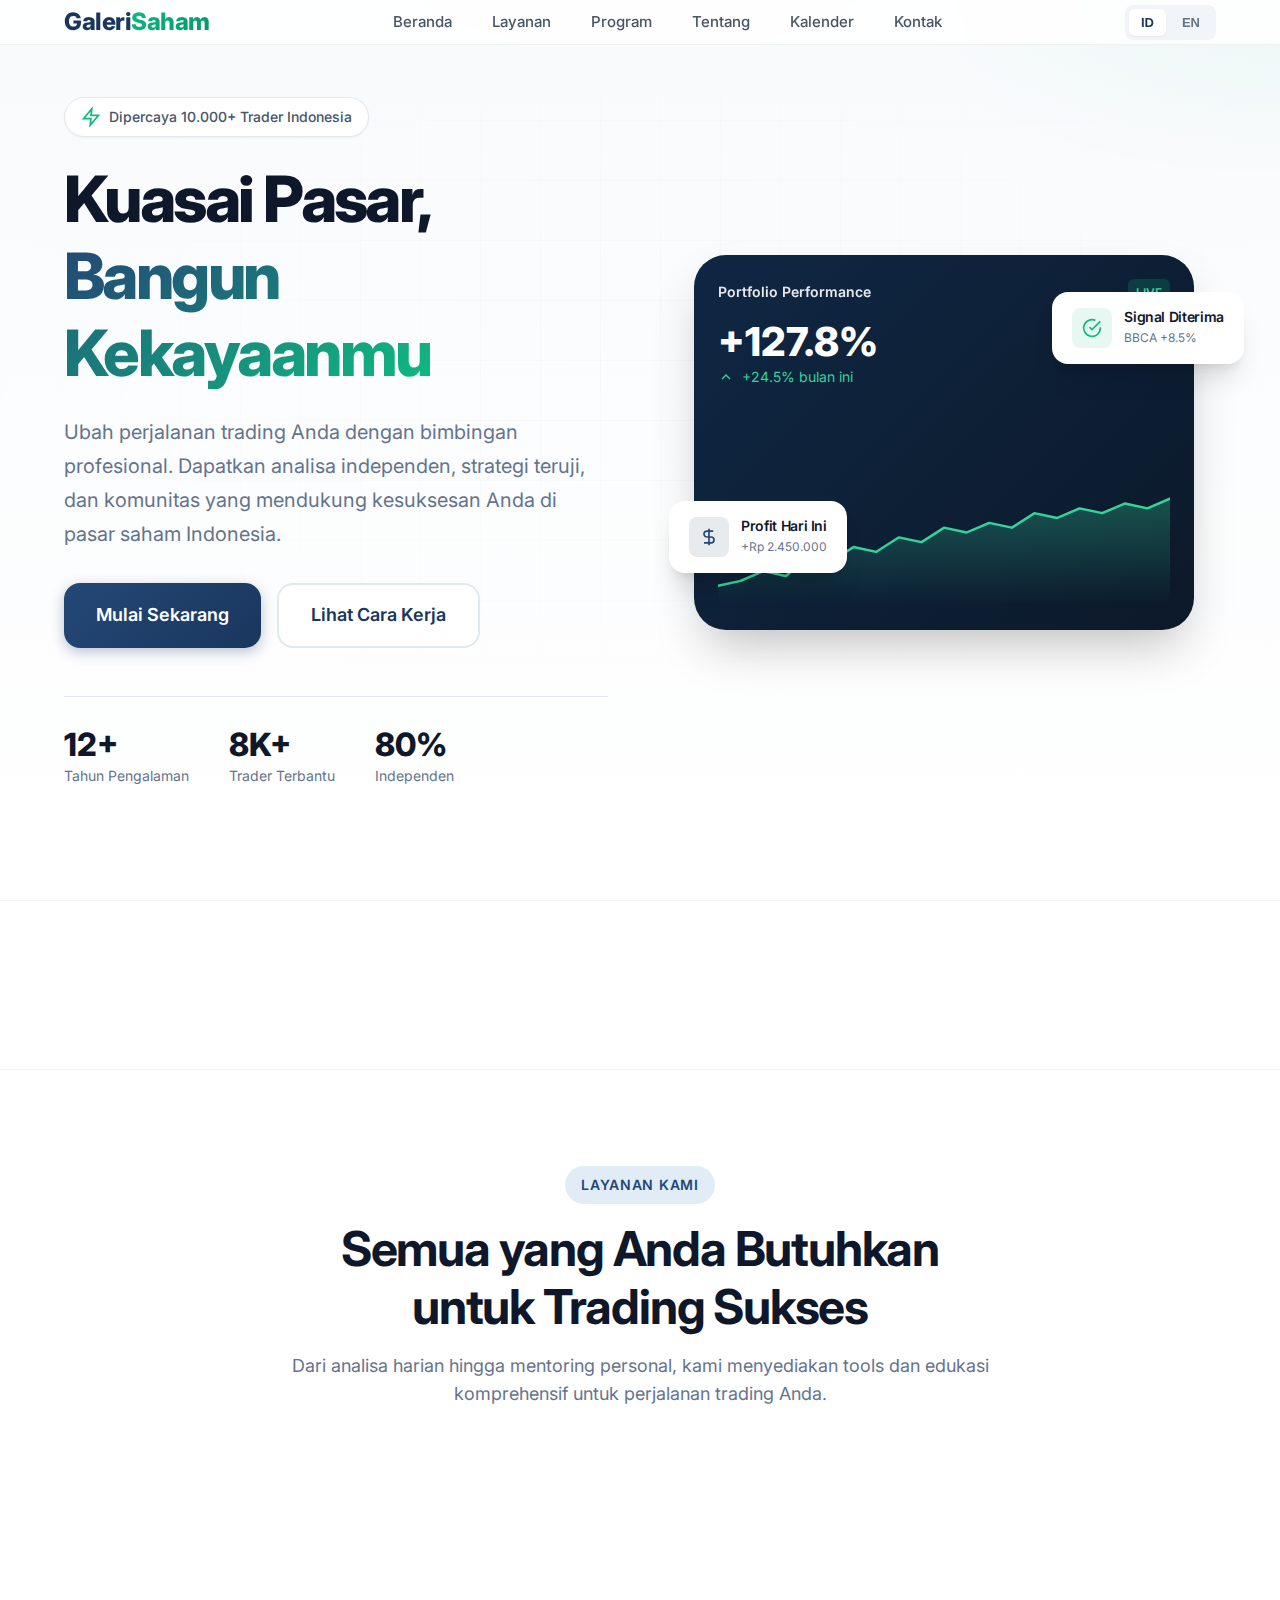
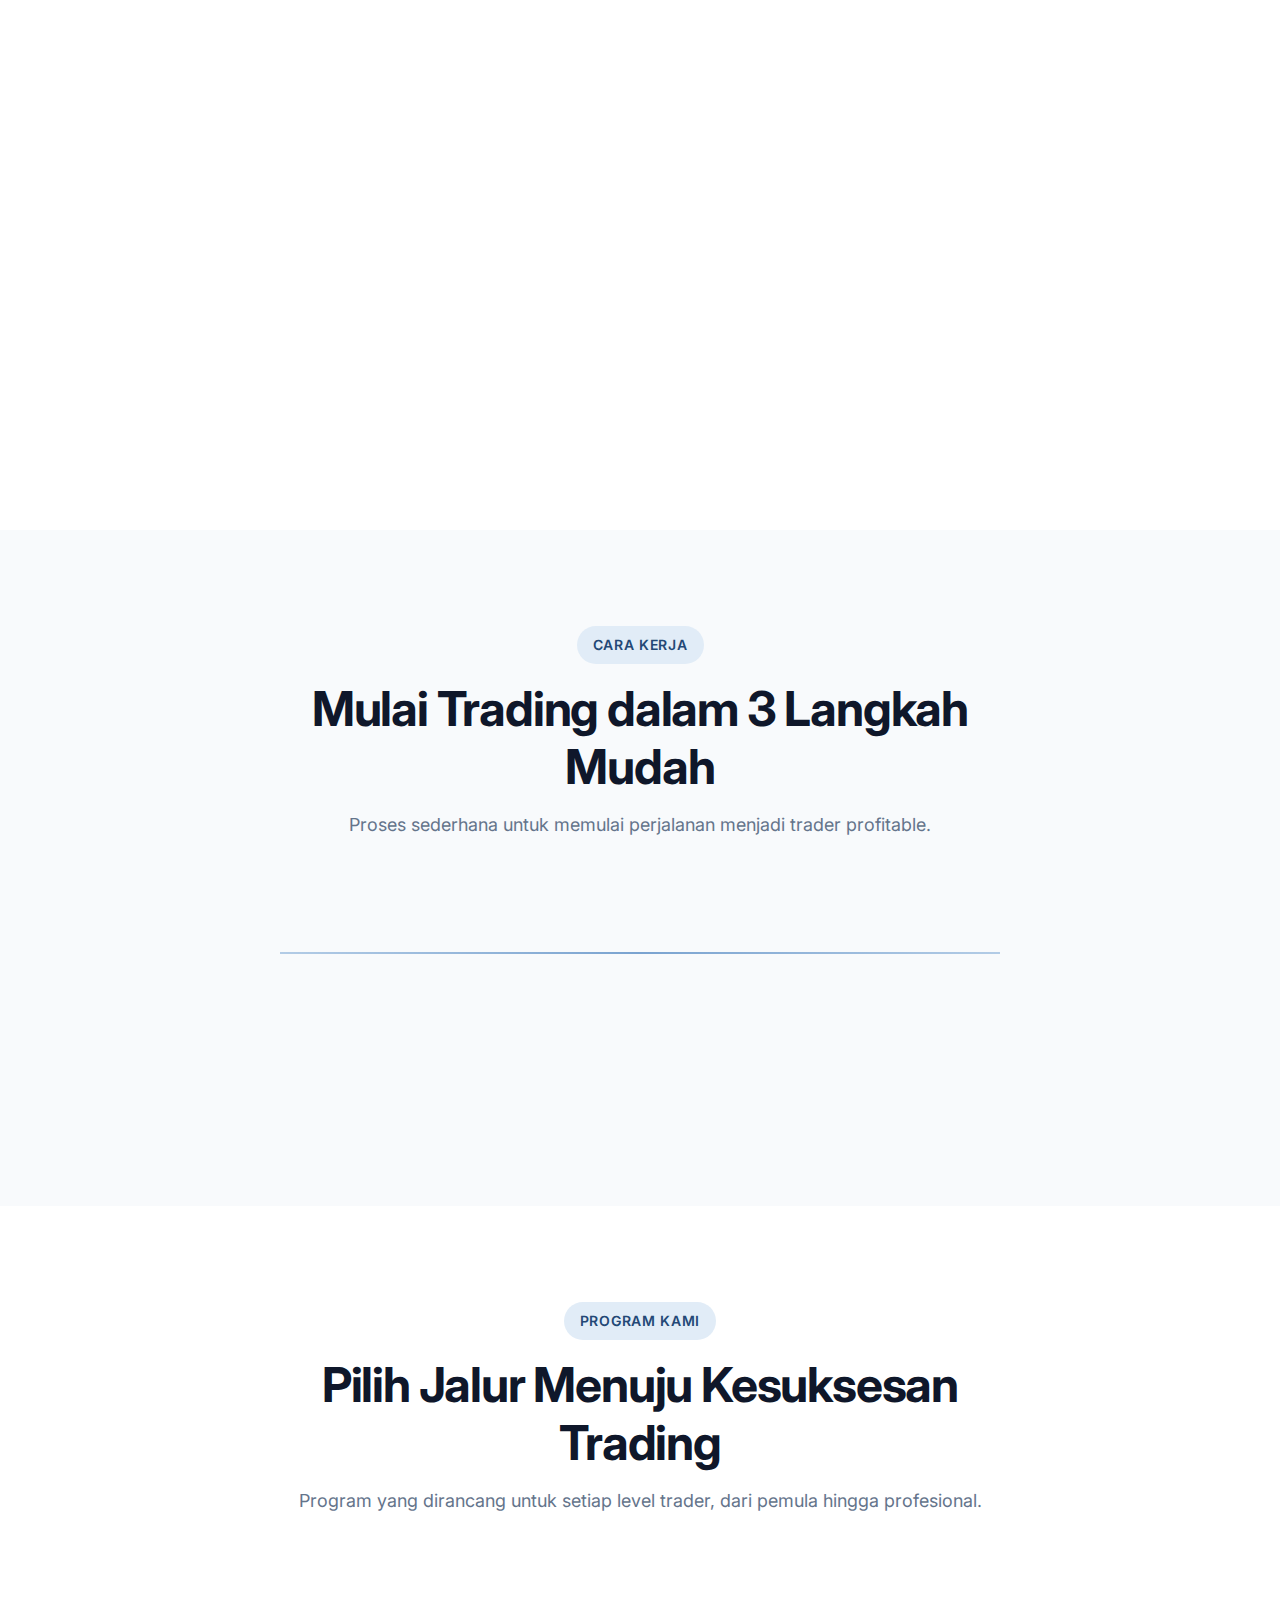
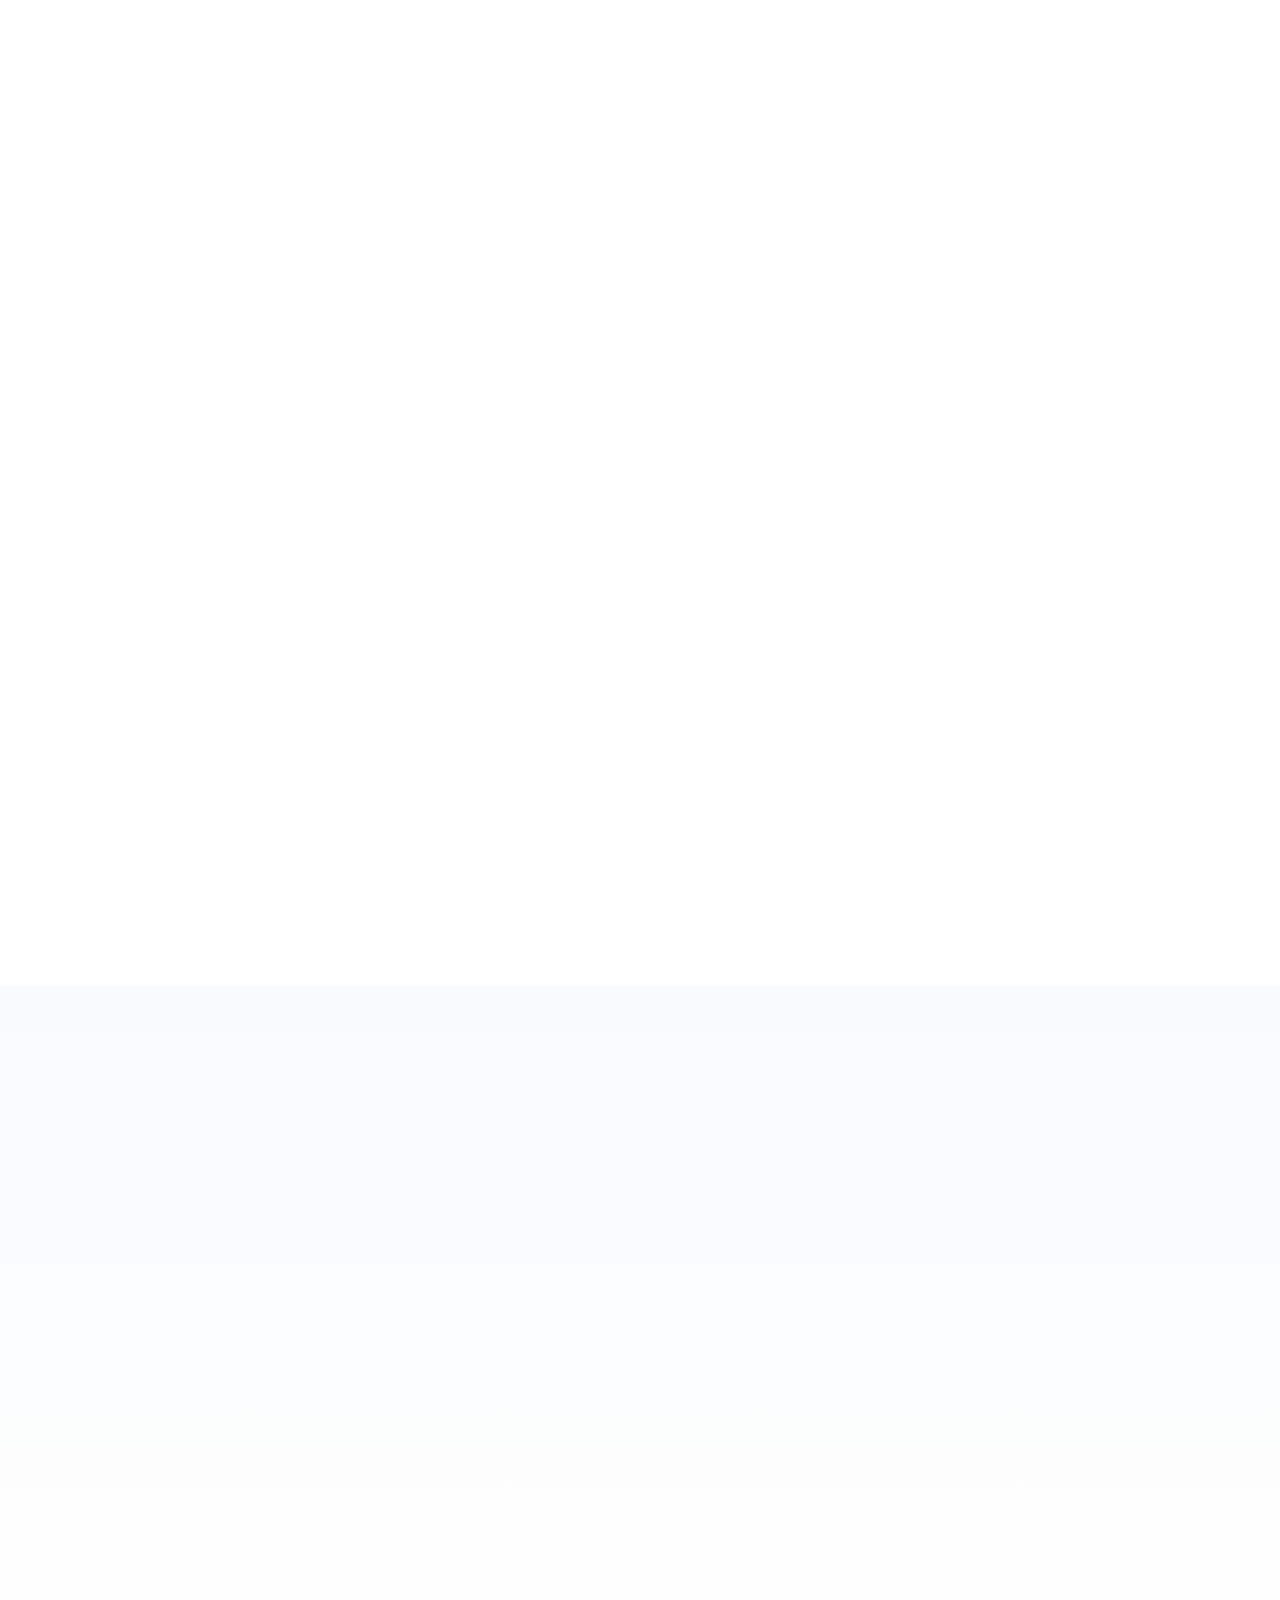
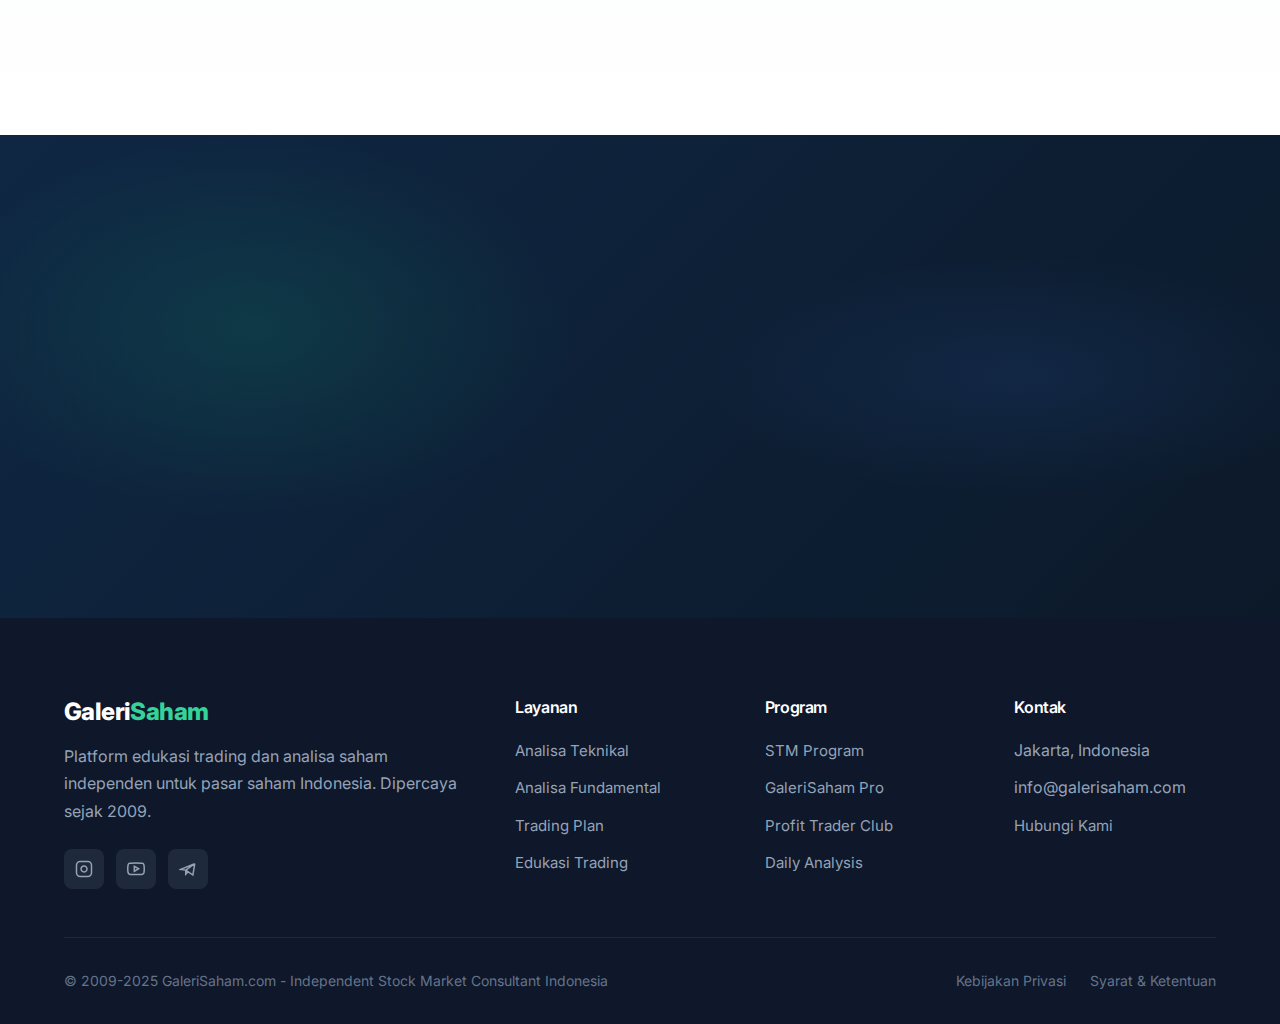
<file: index.html>
<!DOCTYPE html>
<html lang="id">
<head>
    <meta charset="UTF-8">
    <meta name="viewport" content="width=device-width, initial-scale=1.0">
    <meta name="description" content="GaleriSaham - Transform your trading journey with professional guidance. Independent stock analysis and education platform for Indonesian market since 2009.">
    <meta name="keywords" content="stock trading, trading education, stock analysis, Indonesian stock market, IDX, learn trading, profitable trader">
    <meta name="author" content="GaleriSaham">
    <meta name="theme-color" content="#1a365d">

    <!-- Performance -->
    <link rel="preconnect" href="https://fonts.googleapis.com">
    <link rel="preconnect" href="https://fonts.gstatic.com" crossorigin>
    <link href="https://fonts.googleapis.com/css2?family=Inter:wght@400;500;600;700;800&display=swap" rel="stylesheet">

    <!-- Styles -->
    <link rel="stylesheet" href="css/styles.css">

    <!-- Open Graph -->
    <meta property="og:title" content="GaleriSaham - Master the Market, Build Your Wealth">
    <meta property="og:description" content="Transform your trading journey with professional guidance. Join 10,000+ successful traders.">
    <meta property="og:type" content="website">
    <meta property="og:url" content="https://galerisaham.com">

    <title>GaleriSaham - Master the Market, Build Your Wealth</title>
</head>
<body>
    <!-- Header -->
    <header>
        <nav class="container">
            <a href="#" class="logo">Galeri<span>Saham</span></a>
            <ul class="nav-links">
                <li><a href="#home" data-i18n="nav.home">Beranda</a></li>
                <li><a href="#features" data-i18n="nav.services">Layanan</a></li>
                <li><a href="#programs" data-i18n="nav.programs">Program</a></li>
                <li><a href="#why-us" data-i18n="nav.about">Tentang</a></li>
                <li><a href="pages/calendar.html" data-i18n="nav.calendar">Kalender</a></li>
                <li><a href="pages/contact.html" data-i18n="nav.contact">Kontak</a></li>
            </ul>
            <div class="nav-right">
                <div class="lang-switcher">
                    <button class="lang-btn" data-lang="id">ID</button>
                    <button class="lang-btn" data-lang="en">EN</button>
                </div>
                <div class="menu-toggle">
                    <span></span>
                    <span></span>
                    <span></span>
                </div>
            </div>
        </nav>
    </header>

    <!-- Hero Section -->
    <section id="home" class="hero">
        <div class="hero-grid"></div>
        <div class="container">
            <div class="hero-content">
                <div class="hero-text">
                    <div class="hero-badge fade-in">
                        <svg class="hero-badge-icon" viewBox="0 0 24 24" fill="none" stroke="currentColor" stroke-width="2">
                            <path d="M13 2L3 14h9l-1 8 10-12h-9l1-8z"/>
                        </svg>
                        <span data-i18n="home.heroBadge">Dipercaya 10.000+ Trader Indonesia</span>
                    </div>
                    <h1 class="fade-in fade-in-delay-1">
                        <span data-i18n="home.heroTitle1">Kuasai Pasar,</span><br>
                        <span class="gradient-text" data-i18n="home.heroTitle2">Bangun Kekayaanmu</span>
                    </h1>
                    <p class="hero-description fade-in fade-in-delay-2" data-i18n="home.heroDescription">
                        Ubah perjalanan trading Anda dengan bimbingan profesional. Dapatkan analisa independen, strategi teruji, dan komunitas yang mendukung kesuksesan Anda di pasar saham Indonesia.
                    </p>
                    <div class="hero-buttons fade-in fade-in-delay-3">
                        <a href="#programs" class="btn btn-primary btn-lg" data-i18n="home.heroBtn1">
                            Mulai Sekarang
                        </a>
                        <a href="#how-it-works" class="btn btn-secondary btn-lg" data-i18n="home.heroBtn2">
                            Lihat Cara Kerja
                        </a>
                    </div>
                    <div class="hero-stats fade-in fade-in-delay-4">
                        <div class="hero-stat">
                            <div class="hero-stat-value">16+</div>
                            <p class="hero-stat-label" data-i18n="home.heroStat1">Tahun Pengalaman</p>
                        </div>
                        <div class="hero-stat">
                            <div class="hero-stat-value">10K+</div>
                            <p class="hero-stat-label" data-i18n="home.heroStat2">Trader Terbantu</p>
                        </div>
                        <div class="hero-stat">
                            <div class="hero-stat-value">100%</div>
                            <p class="hero-stat-label" data-i18n="home.heroStat3">Independen</p>
                        </div>
                    </div>
                </div>
                <div class="hero-visual fade-in">
                    <div class="hero-image-wrapper">
                        <div class="hero-chart">
                            <div class="hero-chart-inner">
                                <div class="chart-header">
                                    <span class="chart-title">Portfolio Performance</span>
                                    <span class="chart-badge">LIVE</span>
                                </div>
                                <div class="chart-value">+127.8%</div>
                                <div class="chart-change">
                                    <svg width="16" height="16" viewBox="0 0 24 24" fill="none" stroke="currentColor" stroke-width="2">
                                        <path d="M18 15l-6-6-6 6"/>
                                    </svg>
                                    <span data-i18n="home.chartGrowth">+24.5% bulan ini</span>
                                </div>
                                <div class="chart-graph">
                                    <div class="chart-line">
                                        <svg viewBox="0 0 400 120" preserveAspectRatio="none">
                                            <defs>
                                                <linearGradient id="chartGradient" x1="0%" y1="0%" x2="0%" y2="100%">
                                                    <stop offset="0%" style="stop-color:#34d399;stop-opacity:0.3"/>
                                                    <stop offset="100%" style="stop-color:#34d399;stop-opacity:0"/>
                                                </linearGradient>
                                            </defs>
                                            <path class="chart-area-path" d="M0,100 L20,95 L40,85 L60,90 L80,70 L100,75 L120,60 L140,65 L160,50 L180,55 L200,40 L220,45 L240,35 L260,40 L280,25 L300,30 L320,20 L340,25 L360,15 L380,20 L400,10 L400,120 L0,120 Z"/>
                                            <path class="chart-line-path" d="M0,100 L20,95 L40,85 L60,90 L80,70 L100,75 L120,60 L140,65 L160,50 L180,55 L200,40 L220,45 L240,35 L260,40 L280,25 L300,30 L320,20 L340,25 L360,15 L380,20 L400,10"/>
                                        </svg>
                                    </div>
                                </div>
                            </div>
                        </div>
                        <!-- Floating Cards -->
                        <div class="floating-card floating-card-1">
                            <div class="floating-icon green">
                                <svg width="20" height="20" viewBox="0 0 24 24" fill="none" stroke="currentColor" stroke-width="2">
                                    <path d="M22 11.08V12a10 10 0 1 1-5.93-9.14"/>
                                    <path d="M22 4L12 14.01l-3-3"/>
                                </svg>
                            </div>
                            <div class="floating-text">
                                <h4 data-i18n="home.floatingCard1Title">Signal Diterima</h4>
                                <p data-i18n="home.floatingCard1Desc">BBCA +8.5%</p>
                            </div>
                        </div>
                        <div class="floating-card floating-card-2">
                            <div class="floating-icon blue">
                                <svg width="20" height="20" viewBox="0 0 24 24" fill="none" stroke="currentColor" stroke-width="2">
                                    <path d="M12 2v20M17 5H9.5a3.5 3.5 0 0 0 0 7h5a3.5 3.5 0 0 1 0 7H6"/>
                                </svg>
                            </div>
                            <div class="floating-text">
                                <h4 data-i18n="home.floatingCard2Title">Profit Hari Ini</h4>
                                <p>+Rp 2.450.000</p>
                            </div>
                        </div>
                    </div>
                </div>
            </div>
        </div>
    </section>

    <!-- Stats Bar -->
    <section class="stats-bar">
        <div class="container">
            <div class="stats-bar-grid">
                <div class="stats-bar-item fade-in">
                    <div class="stats-bar-value">16+</div>
                    <p class="stats-bar-label" data-i18n="home.statBar1">Tahun di Pasar</p>
                </div>
                <div class="stats-bar-item fade-in fade-in-delay-1">
                    <div class="stats-bar-value">10K+</div>
                    <p class="stats-bar-label" data-i18n="home.statBar2">Member Aktif</p>
                </div>
                <div class="stats-bar-item fade-in fade-in-delay-2">
                    <div class="stats-bar-value">500+</div>
                    <p class="stats-bar-label" data-i18n="home.statBar3">Saham Dianalisa</p>
                </div>
                <div class="stats-bar-item fade-in fade-in-delay-3">
                    <div class="stats-bar-value">24/7</div>
                    <p class="stats-bar-label" data-i18n="home.statBar4">Dukungan Tim</p>
                </div>
            </div>
        </div>
    </section>

    <!-- Features Section -->
    <section id="features" class="features">
        <div class="container">
            <div class="section-header">
                <span class="section-label" data-i18n="home.featuresLabel">Layanan Kami</span>
                <h2 data-i18n="home.featuresTitle">Semua yang Anda Butuhkan untuk Trading Sukses</h2>
                <p data-i18n="home.featuresSubtitle">Dari analisa harian hingga mentoring personal, kami menyediakan tools dan edukasi komprehensif untuk perjalanan trading Anda.</p>
            </div>
            <div class="features-grid">
                <div class="feature-card fade-in">
                    <div class="feature-icon">
                        <svg width="24" height="24" viewBox="0 0 24 24" fill="none" stroke="currentColor" stroke-width="2">
                            <path d="M3 3v18h18"/>
                            <path d="M18.7 8l-5.1 5.2-2.8-2.7L7 14.3"/>
                        </svg>
                    </div>
                    <h3 data-i18n="home.feature1Title">Analisa Teknikal</h3>
                    <p data-i18n="home.feature1Desc">Analisa chart profesional dengan indikator teknikal canggih untuk timing entry dan exit yang presisi.</p>
                </div>
                <div class="feature-card fade-in fade-in-delay-1">
                    <div class="feature-icon">
                        <svg width="24" height="24" viewBox="0 0 24 24" fill="none" stroke="currentColor" stroke-width="2">
                            <path d="M14 2H6a2 2 0 0 0-2 2v16a2 2 0 0 0 2 2h12a2 2 0 0 0 2-2V8z"/>
                            <path d="M14 2v6h6"/>
                            <path d="M16 13H8"/>
                            <path d="M16 17H8"/>
                            <path d="M10 9H8"/>
                        </svg>
                    </div>
                    <h3 data-i18n="home.feature2Title">Analisa Fundamental</h3>
                    <p data-i18n="home.feature2Desc">Evaluasi mendalam laporan keuangan dan valuasi perusahaan untuk keputusan investasi yang solid.</p>
                </div>
                <div class="feature-card fade-in fade-in-delay-2">
                    <div class="feature-icon">
                        <svg width="24" height="24" viewBox="0 0 24 24" fill="none" stroke="currentColor" stroke-width="2">
                            <circle cx="12" cy="12" r="10"/>
                            <path d="M12 6v6l4 2"/>
                        </svg>
                    </div>
                    <h3 data-i18n="home.feature3Title">Trading Plan</h3>
                    <p data-i18n="home.feature3Desc">Rencana trading sistematis dengan risk management yang jelas untuk profit yang konsisten.</p>
                </div>
                <div class="feature-card fade-in fade-in-delay-3">
                    <div class="feature-icon">
                        <svg width="24" height="24" viewBox="0 0 24 24" fill="none" stroke="currentColor" stroke-width="2">
                            <path d="M17 21v-2a4 4 0 0 0-4-4H5a4 4 0 0 0-4 4v2"/>
                            <circle cx="9" cy="7" r="4"/>
                            <path d="M23 21v-2a4 4 0 0 0-3-3.87"/>
                            <path d="M16 3.13a4 4 0 0 1 0 7.75"/>
                        </svg>
                    </div>
                    <h3 data-i18n="home.feature4Title">Komunitas Trader</h3>
                    <p data-i18n="home.feature4Desc">Bergabung dengan komunitas trader aktif untuk sharing, diskusi, dan dukungan trading.</p>
                </div>
                <div class="feature-card fade-in fade-in-delay-4">
                    <div class="feature-icon">
                        <svg width="24" height="24" viewBox="0 0 24 24" fill="none" stroke="currentColor" stroke-width="2">
                            <path d="M22 10v6M2 10l10-5 10 5-10 5z"/>
                            <path d="M6 12v5c0 2 2 3 6 3s6-1 6-3v-5"/>
                        </svg>
                    </div>
                    <h3 data-i18n="home.feature5Title">Edukasi Trading</h3>
                    <p data-i18n="home.feature5Desc">Program pembelajaran komprehensif dari dasar hingga advanced dengan metode proven.</p>
                </div>
                <div class="feature-card fade-in fade-in-delay-5">
                    <div class="feature-icon">
                        <svg width="24" height="24" viewBox="0 0 24 24" fill="none" stroke="currentColor" stroke-width="2">
                            <path d="M21 15a2 2 0 0 1-2 2H7l-4 4V5a2 2 0 0 1 2-2h14a2 2 0 0 1 2 2z"/>
                        </svg>
                    </div>
                    <h3 data-i18n="home.feature6Title">Konsultasi Personal</h3>
                    <p data-i18n="home.feature6Desc">Bimbingan langsung dari analis berpengalaman untuk strategi yang disesuaikan dengan profil Anda.</p>
                </div>
            </div>
        </div>
    </section>

    <!-- How It Works -->
    <section id="how-it-works" class="how-it-works">
        <div class="container">
            <div class="section-header">
                <span class="section-label" data-i18n="home.howLabel">Cara Kerja</span>
                <h2 data-i18n="home.howTitle">Mulai Trading dalam 3 Langkah Mudah</h2>
                <p data-i18n="home.howSubtitle">Proses sederhana untuk memulai perjalanan menjadi trader profitable.</p>
            </div>
            <div class="steps-grid">
                <div class="step-card fade-in">
                    <div class="step-number">1</div>
                    <h3 data-i18n="home.step1Title">Pilih Program</h3>
                    <p data-i18n="home.step1Desc">Pilih program yang sesuai dengan kebutuhan dan level trading Anda, dari pemula hingga profesional.</p>
                </div>
                <div class="step-card fade-in fade-in-delay-1">
                    <div class="step-number">2</div>
                    <h3 data-i18n="home.step2Title">Belajar & Praktik</h3>
                    <p data-i18n="home.step2Desc">Ikuti materi edukasi dan analisa harian. Praktikkan strategi dengan bimbingan dari tim kami.</p>
                </div>
                <div class="step-card fade-in fade-in-delay-2">
                    <div class="step-number">3</div>
                    <h3 data-i18n="home.step3Title">Raih Profit</h3>
                    <p data-i18n="home.step3Desc">Terapkan sistem trading yang teruji dan raih profit secara konsisten di pasar saham Indonesia.</p>
                </div>
            </div>
        </div>
    </section>

    <!-- Programs Section -->
    <section id="programs" class="programs">
        <div class="container">
            <div class="section-header">
                <span class="section-label" data-i18n="home.programsLabel">Program Kami</span>
                <h2 data-i18n="home.programsTitle">Pilih Jalur Menuju Kesuksesan Trading</h2>
                <p data-i18n="home.programsSubtitle">Program yang dirancang untuk setiap level trader, dari pemula hingga profesional.</p>
            </div>
            <div class="programs-grid">
                <div class="program-card fade-in">
                    <div class="program-icon blue">
                        <svg width="24" height="24" viewBox="0 0 24 24" fill="none" stroke="currentColor" stroke-width="2">
                            <circle cx="12" cy="12" r="10"/>
                            <path d="M12 16v-4"/>
                            <path d="M12 8h.01"/>
                        </svg>
                    </div>
                    <h3 data-i18n="home.program1Title">STM - Systematic Trading</h3>
                    <p data-i18n="home.program1Desc">Program trading sistematis dengan pendekatan terstruktur untuk profit konsisten jangka panjang.</p>
                    <ul class="program-features">
                        <li data-i18n="home.program1Feature1">Daily trading signal</li>
                        <li data-i18n="home.program1Feature2">Risk management ketat</li>
                        <li data-i18n="home.program1Feature3">Live trading session</li>
                    </ul>
                    <a href="pages/stm.html" class="program-link" data-i18n="home.program1Btn">
                        Pelajari Lebih Lanjut
                        <svg width="16" height="16" viewBox="0 0 24 24" fill="none" stroke="currentColor" stroke-width="2">
                            <path d="M5 12h14M12 5l7 7-7 7"/>
                        </svg>
                    </a>
                </div>
                <div class="program-card fade-in fade-in-delay-1">
                    <div class="program-icon green">
                        <svg width="24" height="24" viewBox="0 0 24 24" fill="none" stroke="currentColor" stroke-width="2">
                            <path d="M12 2l3.09 6.26L22 9.27l-5 4.87 1.18 6.88L12 17.77l-6.18 3.25L7 14.14 2 9.27l6.91-1.01L12 2z"/>
                        </svg>
                    </div>
                    <h3 data-i18n="home.program2Title">GaleriSaham Pro</h3>
                    <p data-i18n="home.program2Desc">Membership premium dengan akses penuh ke semua analisa, tools eksklusif, dan bimbingan intensif.</p>
                    <ul class="program-features">
                        <li data-i18n="home.program2Feature1">Full access analisa</li>
                        <li data-i18n="home.program2Feature2">Priority support</li>
                        <li data-i18n="home.program2Feature3">Monthly webinar</li>
                    </ul>
                    <a href="pages/pro.html" class="program-link" data-i18n="home.program2Btn">
                        Pelajari Lebih Lanjut
                        <svg width="16" height="16" viewBox="0 0 24 24" fill="none" stroke="currentColor" stroke-width="2">
                            <path d="M5 12h14M12 5l7 7-7 7"/>
                        </svg>
                    </a>
                </div>
                <div class="program-card fade-in fade-in-delay-2">
                    <div class="program-icon amber">
                        <svg width="24" height="24" viewBox="0 0 24 24" fill="none" stroke="currentColor" stroke-width="2">
                            <path d="M22 10v6M2 10l10-5 10 5-10 5z"/>
                            <path d="M6 12v5c0 2 2 3 6 3s6-1 6-3v-5"/>
                        </svg>
                    </div>
                    <h3 data-i18n="home.program3Title">Profit Trader Club</h3>
                    <p data-i18n="home.program3Desc">Workshop dan training intensif untuk membangun skill trading dari nol hingga mahir.</p>
                    <ul class="program-features">
                        <li data-i18n="home.program3Feature1">Hands-on workshop</li>
                        <li data-i18n="home.program3Feature2">Praktik langsung</li>
                        <li data-i18n="home.program3Feature3">Sertifikat completion</li>
                    </ul>
                    <a href="pages/workshop.html" class="program-link" data-i18n="home.program3Btn">
                        Pelajari Lebih Lanjut
                        <svg width="16" height="16" viewBox="0 0 24 24" fill="none" stroke="currentColor" stroke-width="2">
                            <path d="M5 12h14M12 5l7 7-7 7"/>
                        </svg>
                    </a>
                </div>
                <div class="program-card fade-in fade-in-delay-3">
                    <div class="program-icon purple">
                        <svg width="24" height="24" viewBox="0 0 24 24" fill="none" stroke="currentColor" stroke-width="2">
                            <path d="M3 3v18h18"/>
                            <path d="M18.7 8l-5.1 5.2-2.8-2.7L7 14.3"/>
                        </svg>
                    </div>
                    <h3 data-i18n="home.program4Title">Daily Analysis</h3>
                    <p data-i18n="home.program4Desc">Analisa pasar harian dengan rekomendasi saham, entry point, dan target profit yang jelas.</p>
                    <ul class="program-features">
                        <li data-i18n="home.program4Feature1">Morning brief</li>
                        <li data-i18n="home.program4Feature2">Intraday update</li>
                        <li data-i18n="home.program4Feature3">Closing summary</li>
                    </ul>
                    <a href="pages/analysis.html" class="program-link" data-i18n="home.program4Btn">
                        Pelajari Lebih Lanjut
                        <svg width="16" height="16" viewBox="0 0 24 24" fill="none" stroke="currentColor" stroke-width="2">
                            <path d="M5 12h14M12 5l7 7-7 7"/>
                        </svg>
                    </a>
                </div>
            </div>
        </div>
    </section>

    <!-- Why Us Section -->
    <section id="why-us" class="why-us">
        <div class="container">
            <div class="why-us-grid">
                <div class="why-us-content">
                    <span class="section-label fade-in" data-i18n="home.whyLabel">Mengapa GaleriSaham</span>
                    <h2 class="fade-in fade-in-delay-1" data-i18n="home.whyTitle">Dipercaya Ribuan Trader Sejak 2009</h2>
                    <p class="fade-in fade-in-delay-2" data-i18n="home.whySubtitle">Kami bukan hanya platform analisa. Kami adalah partner Anda menuju kesuksesan trading dengan pendekatan yang proven dan tim berpengalaman.</p>
                    <div class="why-us-list">
                        <div class="why-us-item fade-in fade-in-delay-3">
                            <div class="why-us-icon">
                                <svg width="20" height="20" viewBox="0 0 24 24" fill="none" stroke="currentColor" stroke-width="2">
                                    <path d="M12 22s8-4 8-10V5l-8-3-8 3v7c0 6 8 10 8 10z"/>
                                </svg>
                            </div>
                            <div>
                                <h4 data-i18n="home.why1Title">100% Independen</h4>
                                <p data-i18n="home.why1Desc">Tidak terafiliasi dengan sekuritas manapun, analisa bebas kepentingan.</p>
                            </div>
                        </div>
                        <div class="why-us-item fade-in fade-in-delay-4">
                            <div class="why-us-icon">
                                <svg width="20" height="20" viewBox="0 0 24 24" fill="none" stroke="currentColor" stroke-width="2">
                                    <rect x="2" y="7" width="20" height="14" rx="2" ry="2"/>
                                    <path d="M16 21V5a2 2 0 0 0-2-2h-4a2 2 0 0 0-2 2v16"/>
                                </svg>
                            </div>
                            <div>
                                <h4 data-i18n="home.why2Title">Background Institusional</h4>
                                <p data-i18n="home.why2Desc">Tim dengan pengalaman sebagai broker dan investment committee.</p>
                            </div>
                        </div>
                        <div class="why-us-item fade-in fade-in-delay-5">
                            <div class="why-us-icon">
                                <svg width="20" height="20" viewBox="0 0 24 24" fill="none" stroke="currentColor" stroke-width="2">
                                    <path d="M22 11.08V12a10 10 0 1 1-5.93-9.14"/>
                                    <path d="M22 4L12 14.01l-3-3"/>
                                </svg>
                            </div>
                            <div>
                                <h4 data-i18n="home.why3Title">Track Record Terbukti</h4>
                                <p data-i18n="home.why3Desc">Lebih dari 16 tahun membantu trader mencapai target finansial.</p>
                            </div>
                        </div>
                    </div>
                </div>
                <div class="why-us-visual fade-in">
                    <div class="why-us-image">
                        <div class="trust-card">
                            <div class="trust-header">
                                <div class="trust-icon">
                                    <svg width="20" height="20" viewBox="0 0 24 24" fill="none" stroke="currentColor" stroke-width="2">
                                        <path d="M12 2l3.09 6.26L22 9.27l-5 4.87 1.18 6.88L12 17.77l-6.18 3.25L7 14.14 2 9.27l6.91-1.01L12 2z"/>
                                    </svg>
                                </div>
                                <h4 data-i18n="home.trustCardTitle">Member Satisfaction</h4>
                            </div>
                            <div class="trust-stats">
                                <div class="trust-stat">
                                    <div class="trust-stat-value">4.9/5</div>
                                    <p class="trust-stat-label" data-i18n="home.trustStat1">Rating</p>
                                </div>
                                <div class="trust-stat">
                                    <div class="trust-stat-value">98%</div>
                                    <p class="trust-stat-label" data-i18n="home.trustStat2">Puas</p>
                                </div>
                                <div class="trust-stat">
                                    <div class="trust-stat-value">85%</div>
                                    <p class="trust-stat-label" data-i18n="home.trustStat3">Perpanjang</p>
                                </div>
                                <div class="trust-stat">
                                    <div class="trust-stat-value">10K+</div>
                                    <p class="trust-stat-label" data-i18n="home.trustStat4">Member</p>
                                </div>
                            </div>
                        </div>
                    </div>
                </div>
            </div>
        </div>
    </section>

    <!-- CTA Section -->
    <section class="cta">
        <div class="container">
            <div class="cta-content">
                <h2 class="fade-in" data-i18n="home.ctaTitle">Siap Memulai Perjalanan Trading Anda?</h2>
                <p class="fade-in fade-in-delay-1" data-i18n="home.ctaText">Bergabunglah dengan ribuan trader sukses yang telah mempercayakan perjalanan trading mereka kepada GaleriSaham.</p>
                <div class="cta-buttons fade-in fade-in-delay-2">
                    <a href="pages/contact.html" class="btn btn-primary btn-lg" data-i18n="home.ctaBtn1">Mulai Sekarang</a>
                    <a href="#programs" class="btn btn-secondary btn-lg" data-i18n="home.ctaBtn2">Lihat Program</a>
                </div>
            </div>
        </div>
    </section>

    <!-- Footer -->
    <footer>
        <div class="container">
            <div class="footer-grid">
                <div class="footer-brand">
                    <h3>Galeri<span>Saham</span></h3>
                    <p data-i18n="footer.description">Platform edukasi trading dan analisa saham independen untuk pasar saham Indonesia. Dipercaya sejak 2009.</p>
                    <div class="footer-social">
                        <a href="#" aria-label="Instagram">
                            <svg width="18" height="18" viewBox="0 0 24 24" fill="none" stroke="currentColor" stroke-width="2">
                                <rect x="2" y="2" width="20" height="20" rx="5" ry="5"/>
                                <path d="M16 11.37A4 4 0 1 1 12.63 8 4 4 0 0 1 16 11.37z"/>
                                <path d="M17.5 6.5h.01"/>
                            </svg>
                        </a>
                        <a href="#" aria-label="YouTube">
                            <svg width="18" height="18" viewBox="0 0 24 24" fill="none" stroke="currentColor" stroke-width="2">
                                <path d="M22.54 6.42a2.78 2.78 0 0 0-1.94-2C18.88 4 12 4 12 4s-6.88 0-8.6.46a2.78 2.78 0 0 0-1.94 2A29 29 0 0 0 1 11.75a29 29 0 0 0 .46 5.33A2.78 2.78 0 0 0 3.4 19c1.72.46 8.6.46 8.6.46s6.88 0 8.6-.46a2.78 2.78 0 0 0 1.94-2 29 29 0 0 0 .46-5.25 29 29 0 0 0-.46-5.33z"/>
                                <path d="M9.75 15.02l5.75-3.27-5.75-3.27v6.54z"/>
                            </svg>
                        </a>
                        <a href="#" aria-label="Telegram">
                            <svg width="18" height="18" viewBox="0 0 24 24" fill="none" stroke="currentColor" stroke-width="2">
                                <path d="M21 5L2 12.5l7 1M21 5l-2.5 15L9 13.5M21 5L9 13.5m0 0V19l3.249-3.277"/>
                            </svg>
                        </a>
                    </div>
                </div>
                <div class="footer-section">
                    <h4 data-i18n="footer.servicesTitle">Layanan</h4>
                    <ul>
                        <li><a href="#features" data-i18n="footer.technicalAnalysis">Analisa Teknikal</a></li>
                        <li><a href="#features" data-i18n="footer.fundamentalAnalysis">Analisa Fundamental</a></li>
                        <li><a href="#features" data-i18n="footer.tradingPlan">Trading Plan</a></li>
                        <li><a href="#features" data-i18n="footer.educationWorkshop">Edukasi Trading</a></li>
                    </ul>
                </div>
                <div class="footer-section">
                    <h4 data-i18n="footer.programTitle">Program</h4>
                    <ul>
                        <li><a href="pages/stm.html" data-i18n="footer.stmProgram">STM Program</a></li>
                        <li><a href="pages/pro.html" data-i18n="footer.proMembership">GaleriSaham Pro</a></li>
                        <li><a href="pages/workshop.html" data-i18n="footer.workshop">Profit Trader Club</a></li>
                        <li><a href="pages/analysis.html" data-i18n="footer.dailyAnalysis">Daily Analysis</a></li>
                    </ul>
                </div>
                <div class="footer-section">
                    <h4 data-i18n="footer.contactTitle">Kontak</h4>
                    <ul>
                        <li>Jakarta, Indonesia</li>
                        <li>info@galerisaham.com</li>
                        <li><a href="pages/contact.html" data-i18n="footer.contactUs">Hubungi Kami</a></li>
                    </ul>
                </div>
            </div>
            <div class="footer-bottom">
                <p>&copy; 2009-2025 GaleriSaham.com - Independent Stock Market Consultant Indonesia</p>
                <div class="footer-bottom-links">
                    <a href="#" data-i18n="footer.privacy">Kebijakan Privasi</a>
                    <a href="#" data-i18n="footer.terms">Syarat & Ketentuan</a>
                </div>
            </div>
        </div>
    </footer>

    <!-- Scripts -->
    <script src="js/translations.js" defer></script>
    <script src="js/main.js" defer></script>
</body>
</html>
</file>
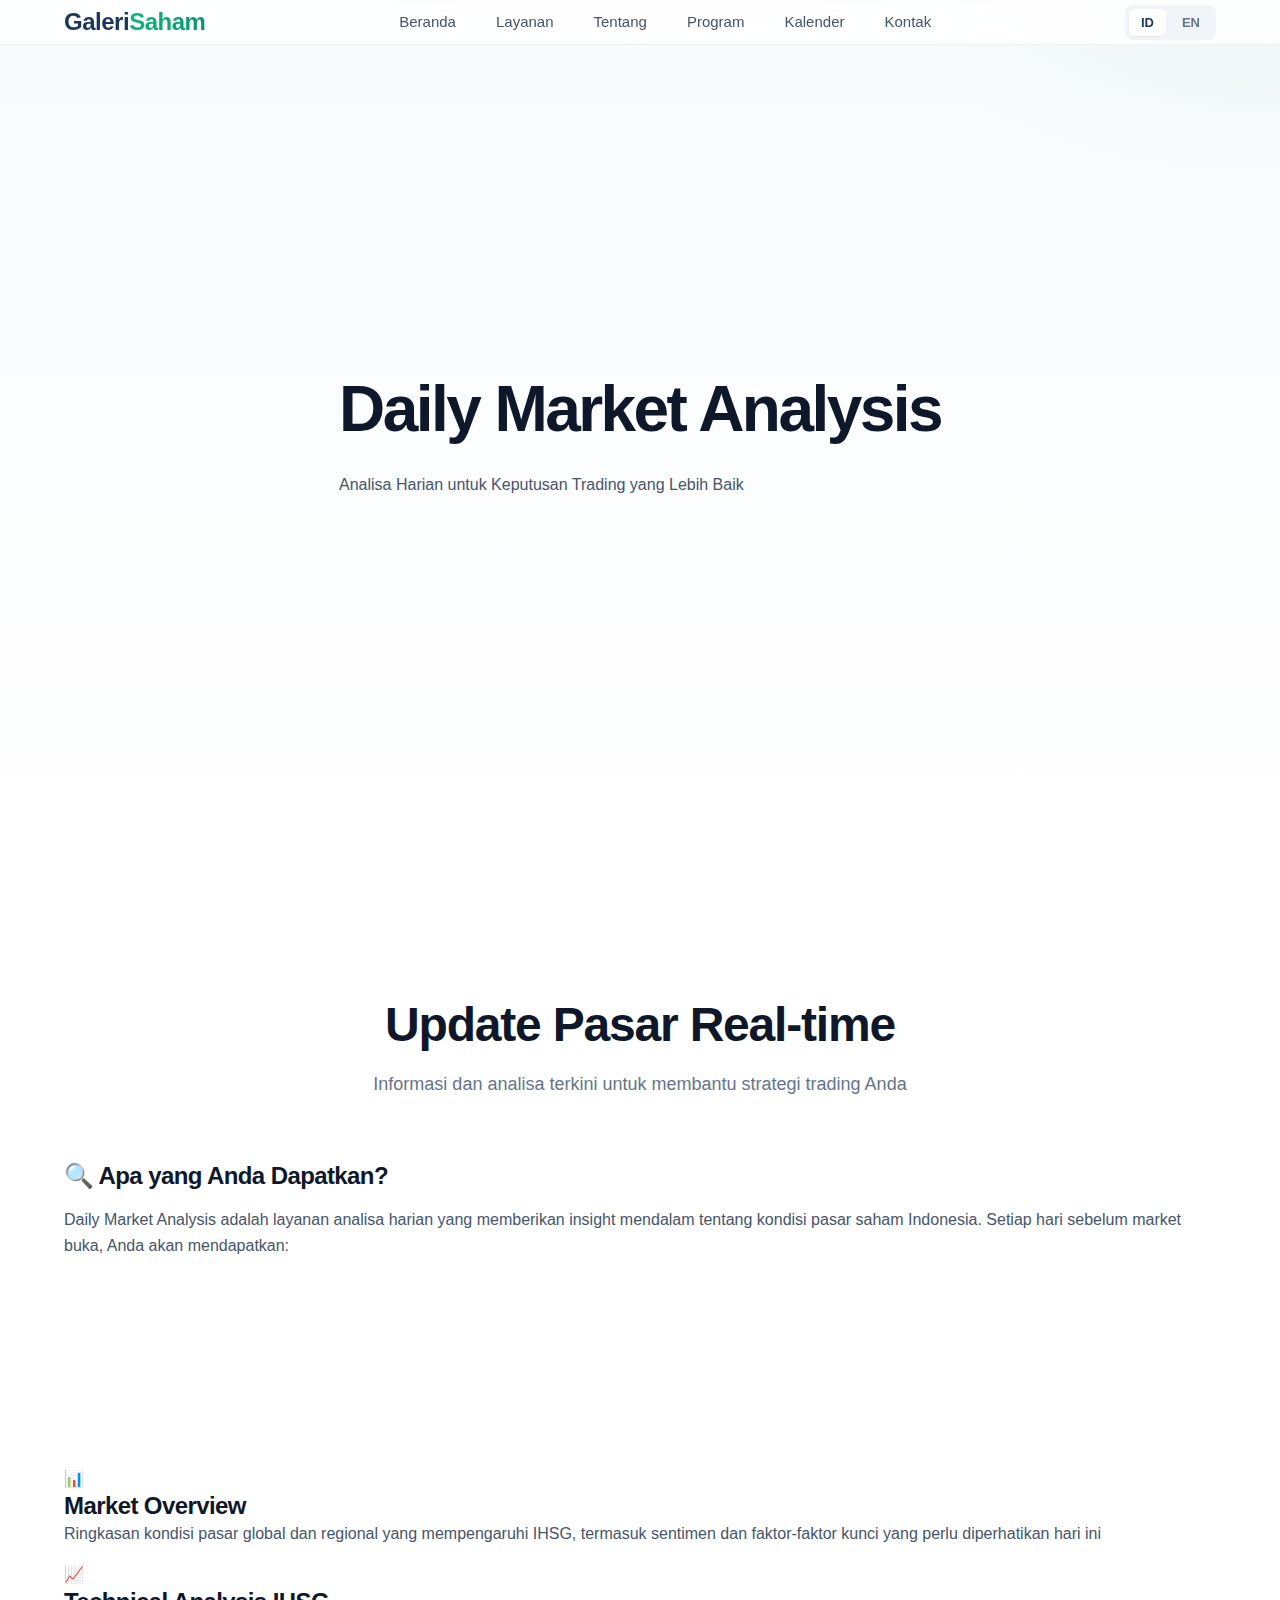
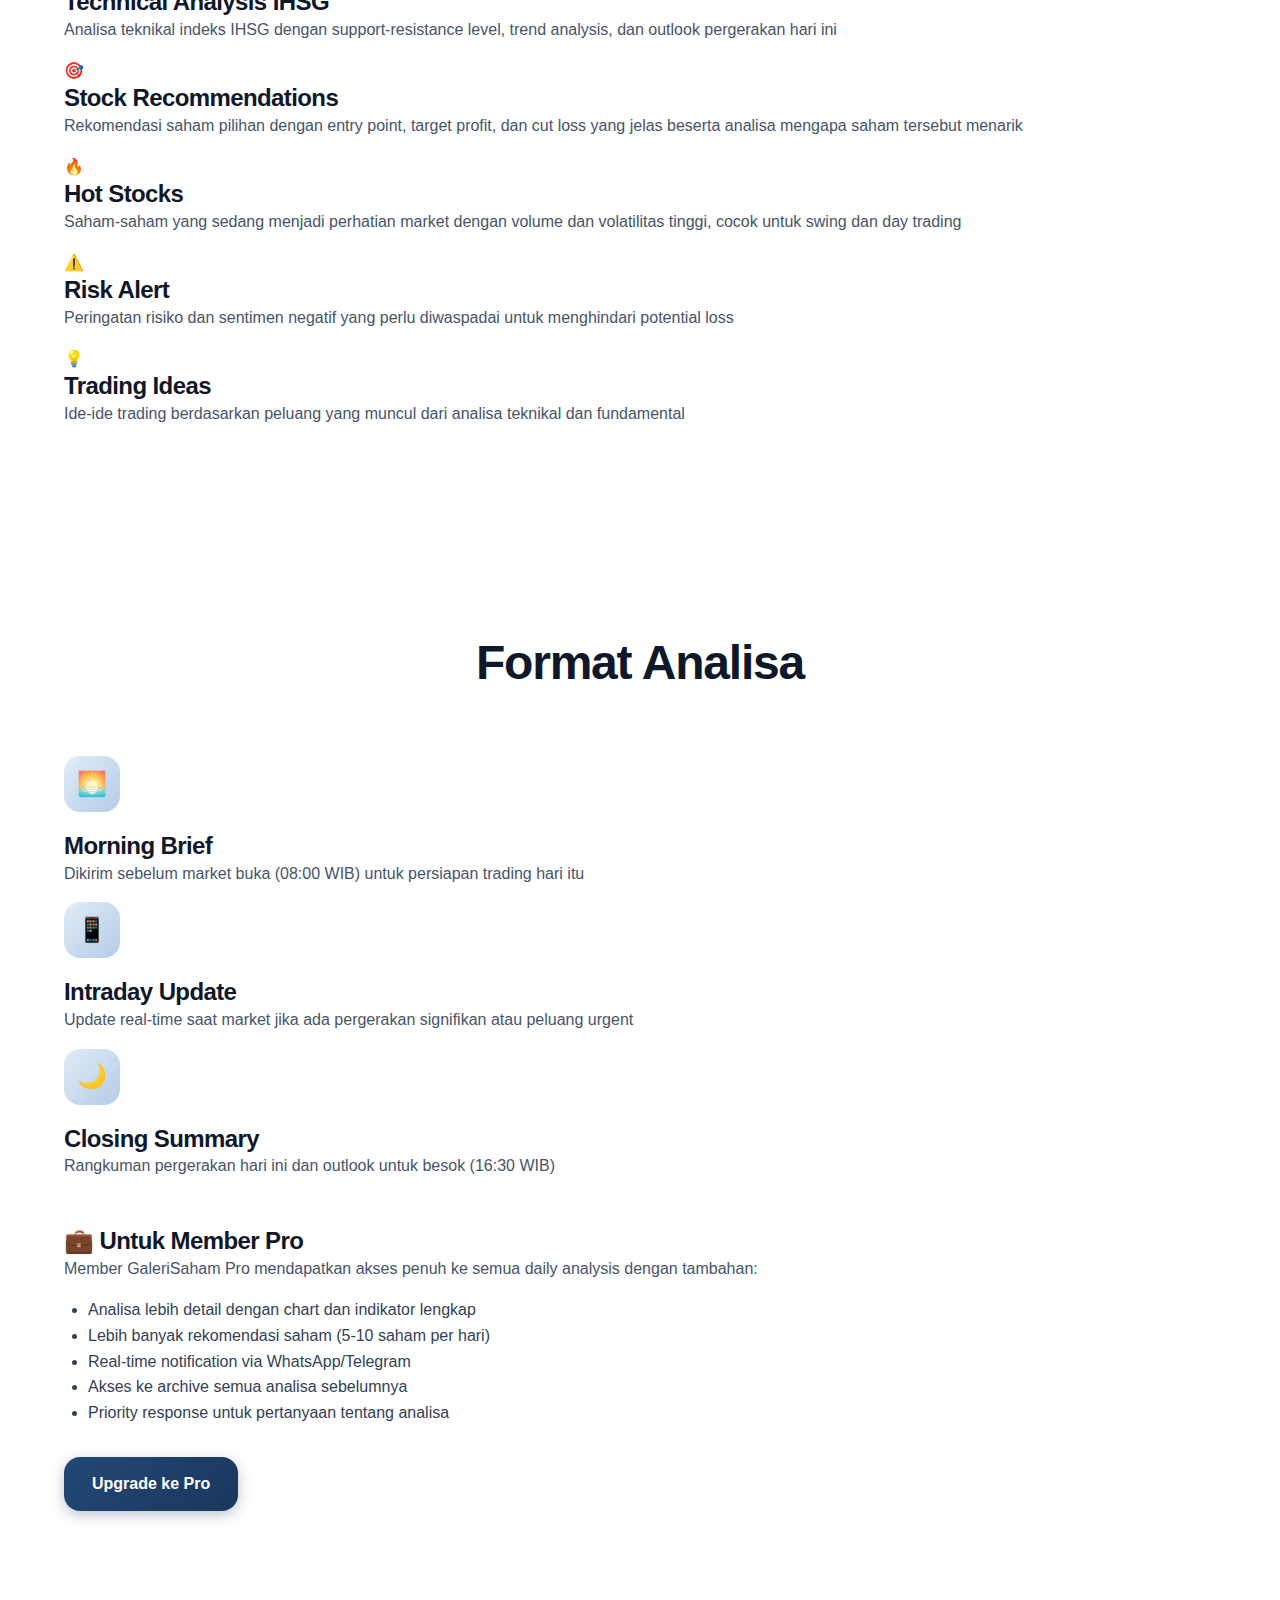
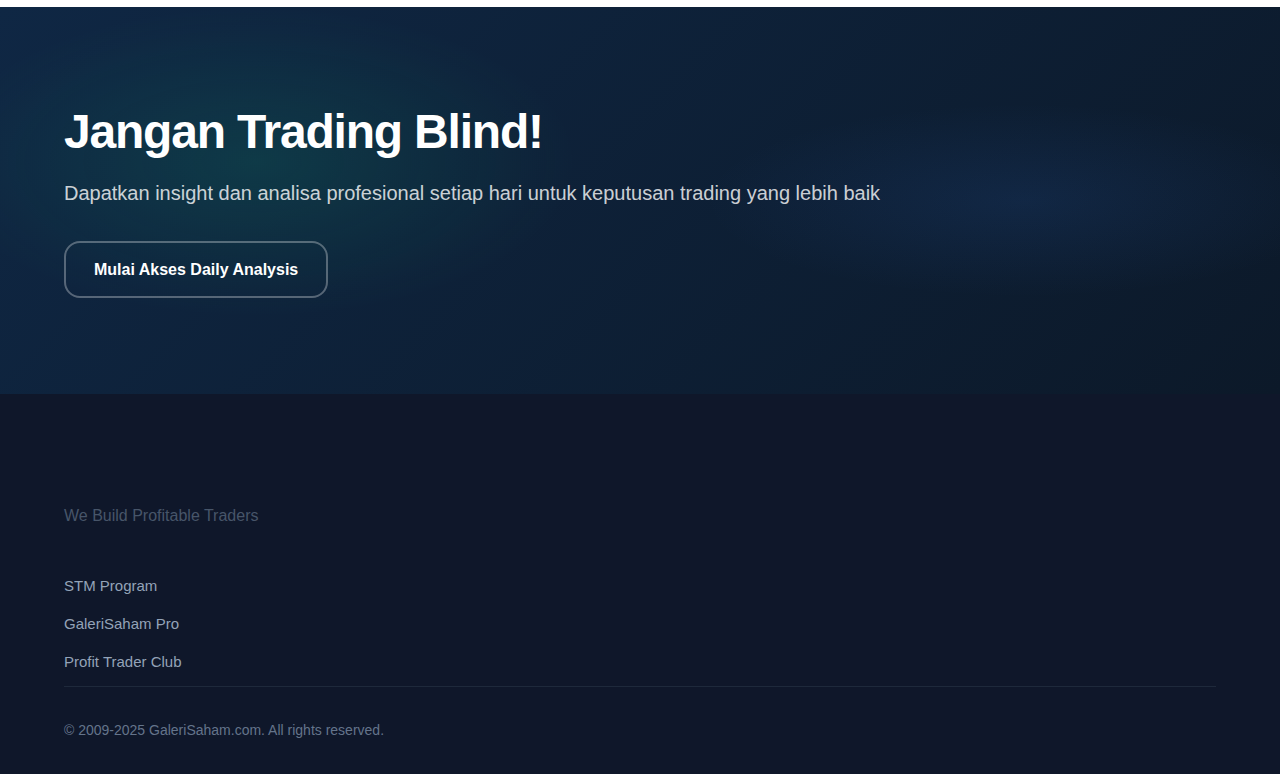
<file: pages/analysis.html>
<!DOCTYPE html>
<html lang="id">
<head>
    <meta charset="UTF-8">
    <meta name="viewport" content="width=device-width,initial-scale=1.0">
    <meta name="description" content="Daily Market Analysis - Analisa Harian Pasar Saham Indonesia dari GaleriSaham">
    <title>Daily Market Analysis - GaleriSaham</title>
    <link rel="stylesheet" href="../css/styles.css">
</head>
<body>
    <header>
        <nav class="container">
            <div class="logo"><a href="../index.html">Galeri<span>Saham</span></a></div>
            <ul class="nav-links">
                <li><a href="../index.html#home" data-i18n="nav.home">Beranda</a></li>
                <li><a href="../index.html#services" data-i18n="nav.services">Layanan</a></li>
                <li><a href="../index.html#about" data-i18n="nav.about">Tentang</a></li>
                <li><a href="../index.html#programs" data-i18n="nav.programs">Program</a></li>
                <li><a href="calendar.html" data-i18n="nav.calendar">Kalender</a></li>
                <li><a href="contact.html" data-i18n="nav.contact">Kontak</a></li>
            </ul>
            <div class="nav-right">
                <div class="lang-switcher">
                    <button class="lang-btn" data-lang="id">ID</button>
                    <button class="lang-btn" data-lang="en">EN</button>
                </div>
                <div class="menu-toggle">
                    <span></span>
                    <span></span>
                    <span></span>
                </div>
            </div>
        </nav>
    </header>

    <section class="hero">
        <div class="container">
            <h1 data-i18n="analysis.heroTitle">Daily Market Analysis</h1>
            <p data-i18n="analysis.heroSubtitle">Analisa Harian untuk Keputusan Trading yang Lebih Baik</p>
        </div>
    </section>

    <section>
        <div class="container">
            <div class="section-header">
                <h2 data-i18n="analysis.overviewTitle">Update Pasar Real-time</h2>
                <p data-i18n="analysis.overviewSubtitle">Informasi dan analisa terkini untuk membantu strategi trading Anda</p>
            </div>
            <div class="card">
                <h3>🔍 <span data-i18n="analysis.overviewCardTitle">Apa yang Anda Dapatkan?</span></h3>
                <p style="margin-top:1rem">Daily Market Analysis adalah layanan analisa harian yang memberikan insight mendalam tentang kondisi pasar saham Indonesia. Setiap hari sebelum market buka, Anda akan mendapatkan:</p>
            </div>
        </div>
    </section>

    <section class="stats">
        <div class="container">
            <div class="grid grid-2">
                <div class="card">
                    <div class="card-icon">📊</div>
                    <h3 data-i18n="analysis.feature1Title">Market Overview</h3>
                    <p data-i18n="analysis.feature1Desc">Ringkasan kondisi pasar global dan regional yang mempengaruhi IHSG, termasuk sentimen dan faktor-faktor kunci yang perlu diperhatikan hari ini</p>
                </div>
                <div class="card">
                    <div class="card-icon">📈</div>
                    <h3 data-i18n="analysis.feature2Title">Technical Analysis IHSG</h3>
                    <p data-i18n="analysis.feature2Desc">Analisa teknikal indeks IHSG dengan support-resistance level, trend analysis, dan outlook pergerakan hari ini</p>
                </div>
                <div class="card">
                    <div class="card-icon">🎯</div>
                    <h3 data-i18n="analysis.feature3Title">Stock Recommendations</h3>
                    <p data-i18n="analysis.feature3Desc">Rekomendasi saham pilihan dengan entry point, target profit, dan cut loss yang jelas beserta analisa mengapa saham tersebut menarik</p>
                </div>
                <div class="card">
                    <div class="card-icon">🔥</div>
                    <h3 data-i18n="analysis.feature4Title">Hot Stocks</h3>
                    <p data-i18n="analysis.feature4Desc">Saham-saham yang sedang menjadi perhatian market dengan volume dan volatilitas tinggi, cocok untuk swing dan day trading</p>
                </div>
                <div class="card">
                    <div class="card-icon">⚠️</div>
                    <h3 data-i18n="analysis.feature5Title">Risk Alert</h3>
                    <p data-i18n="analysis.feature5Desc">Peringatan risiko dan sentimen negatif yang perlu diwaspadai untuk menghindari potential loss</p>
                </div>
                <div class="card">
                    <div class="card-icon">💡</div>
                    <h3 data-i18n="analysis.feature6Title">Trading Ideas</h3>
                    <p data-i18n="analysis.feature6Desc">Ide-ide trading berdasarkan peluang yang muncul dari analisa teknikal dan fundamental</p>
                </div>
            </div>
        </div>
    </section>

    <section>
        <div class="container">
            <div class="section-header">
                <h2 data-i18n="analysis.formatTitle">Format Analisa</h2>
            </div>
            <div class="grid grid-3">
                <div class="feature">
                    <div class="feature-icon">🌅</div>
                    <div class="feature-content">
                        <h3 data-i18n="analysis.format1Title">Morning Brief</h3>
                        <p data-i18n="analysis.format1Desc">Dikirim sebelum market buka (08:00 WIB) untuk persiapan trading hari itu</p>
                    </div>
                </div>
                <div class="feature">
                    <div class="feature-icon">📱</div>
                    <div class="feature-content">
                        <h3 data-i18n="analysis.format2Title">Intraday Update</h3>
                        <p data-i18n="analysis.format2Desc">Update real-time saat market jika ada pergerakan signifikan atau peluang urgent</p>
                    </div>
                </div>
                <div class="feature">
                    <div class="feature-icon">🌙</div>
                    <div class="feature-content">
                        <h3 data-i18n="analysis.format3Title">Closing Summary</h3>
                        <p data-i18n="analysis.format3Desc">Rangkuman pergerakan hari ini dan outlook untuk besok (16:30 WIB)</p>
                    </div>
                </div>
            </div>

            <div style="margin-top:3rem" class="card">
                <h3>💼 <span data-i18n="analysis.proCardTitle">Untuk Member Pro</span></h3>
                <p data-i18n="analysis.proCardText">Member GaleriSaham Pro mendapatkan akses penuh ke semua daily analysis dengan tambahan:</p>
                <ul style="margin:1rem 0;padding-left:1.5rem;text-align:left">
                    <li data-i18n="analysis.proCardItem1">Analisa lebih detail dengan chart dan indikator lengkap</li>
                    <li data-i18n="analysis.proCardItem2">Lebih banyak rekomendasi saham (5-10 saham per hari)</li>
                    <li data-i18n="analysis.proCardItem3">Real-time notification via WhatsApp/Telegram</li>
                    <li data-i18n="analysis.proCardItem4">Akses ke archive semua analisa sebelumnya</li>
                    <li data-i18n="analysis.proCardItem5">Priority response untuk pertanyaan tentang analisa</li>
                </ul>
                <a href="pro.html" class="btn btn-primary" style="margin-top:1rem" data-i18n="analysis.proCardBtn">Upgrade ke Pro</a>
            </div>
        </div>
    </section>

    <section class="cta">
        <div class="container">
            <h2 data-i18n="analysis.ctaTitle">Jangan Trading Blind!</h2>
            <p data-i18n="analysis.ctaText">Dapatkan insight dan analisa profesional setiap hari untuk keputusan trading yang lebih baik</p>
            <a href="contact.html" class="btn btn-secondary" data-i18n="analysis.ctaBtn">Mulai Akses Daily Analysis</a>
        </div>
    </section>

    <footer>
        <div class="container">
            <div class="footer-content">
                <div class="footer-section">
                    <h3>GaleriSaham</h3>
                    <p>We Build Profitable Traders</p>
                </div>
                <div class="footer-section">
                    <h3 data-i18n="footer.programTitle">Program</h3>
                    <ul>
                        <li><a href="stm.html" data-i18n="footer.stmProgram">STM Program</a></li>
                        <li><a href="pro.html" data-i18n="footer.proMembership">GaleriSaham Pro</a></li>
                        <li><a href="workshop.html" data-i18n="footer.workshop">Workshop</a></li>
                    </ul>
                </div>
            </div>
            <div class="footer-bottom">
                <p>&copy; 2009-2025 GaleriSaham.com. All rights reserved.</p>
            </div>
        </div>
    </footer>

    <script src="../js/translations.js" defer></script>
    <script src="../js/main.js" defer></script>
</body>
</html>
</file>
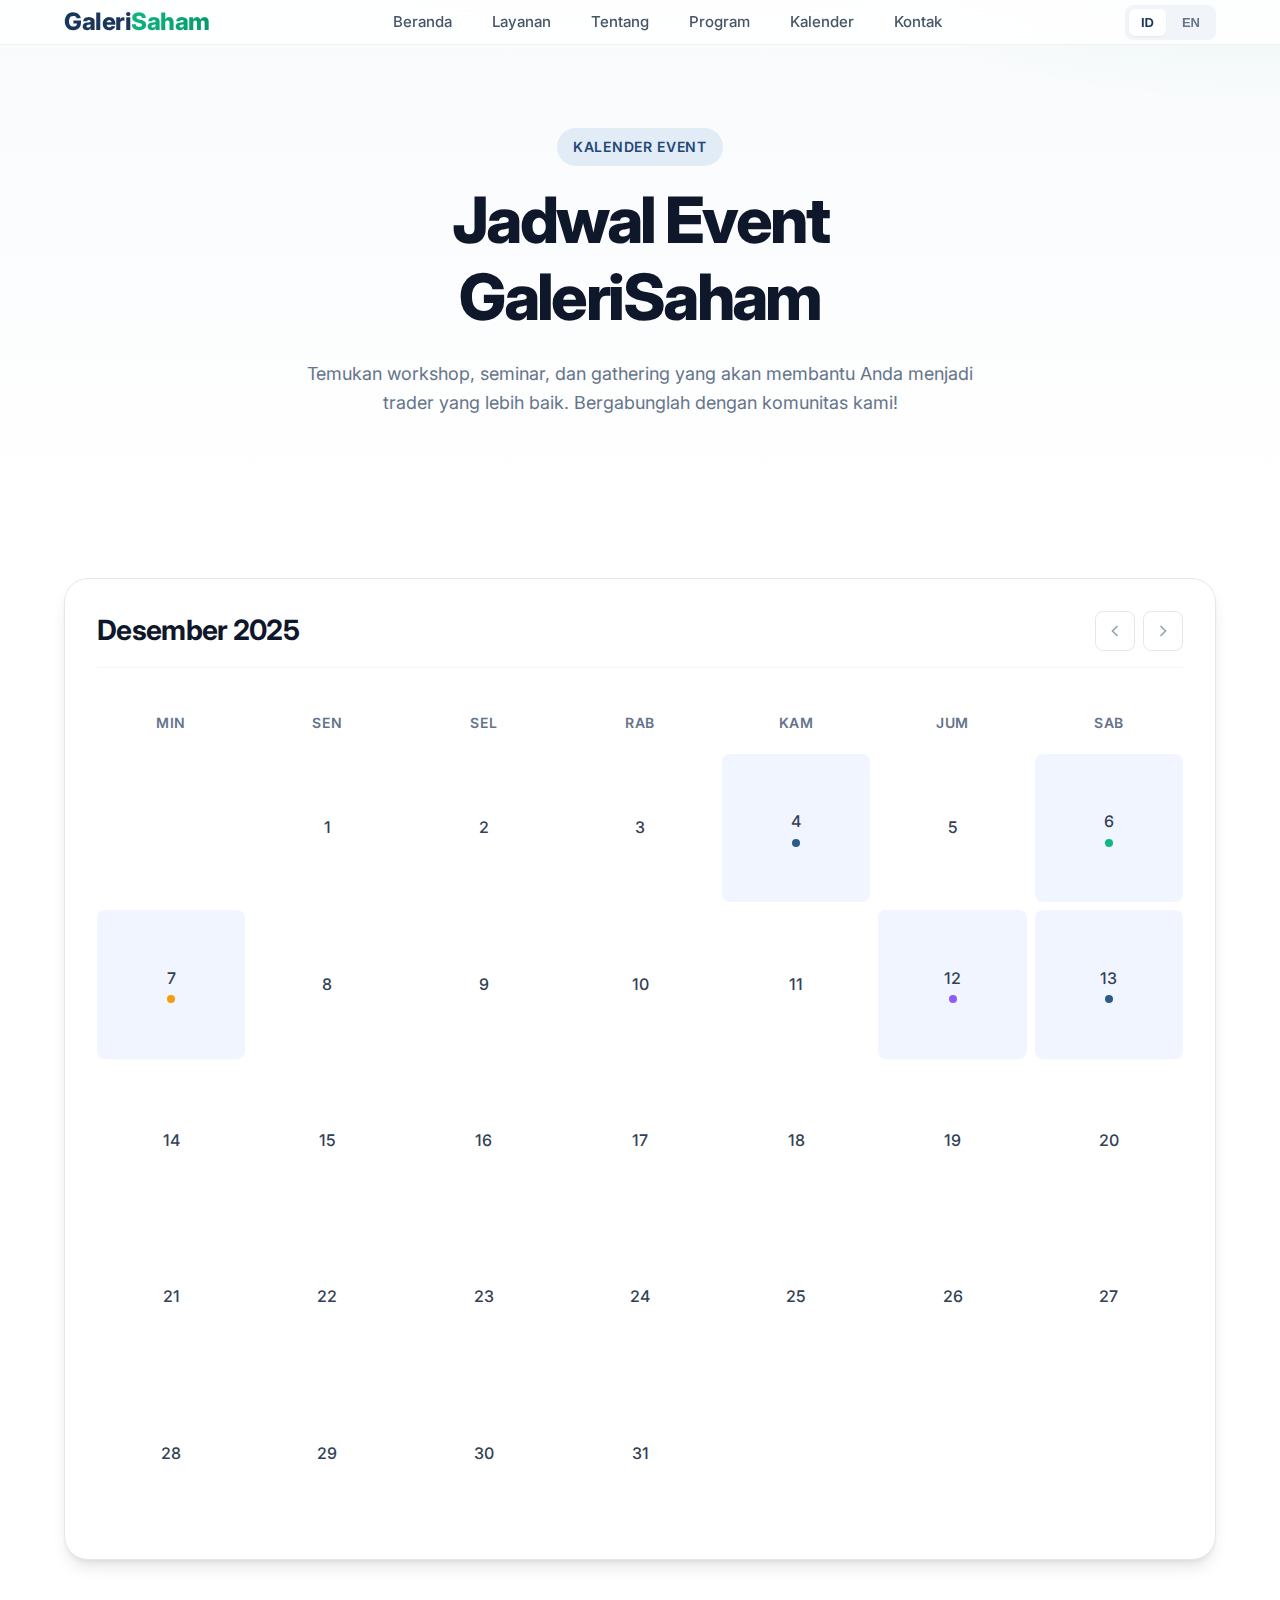
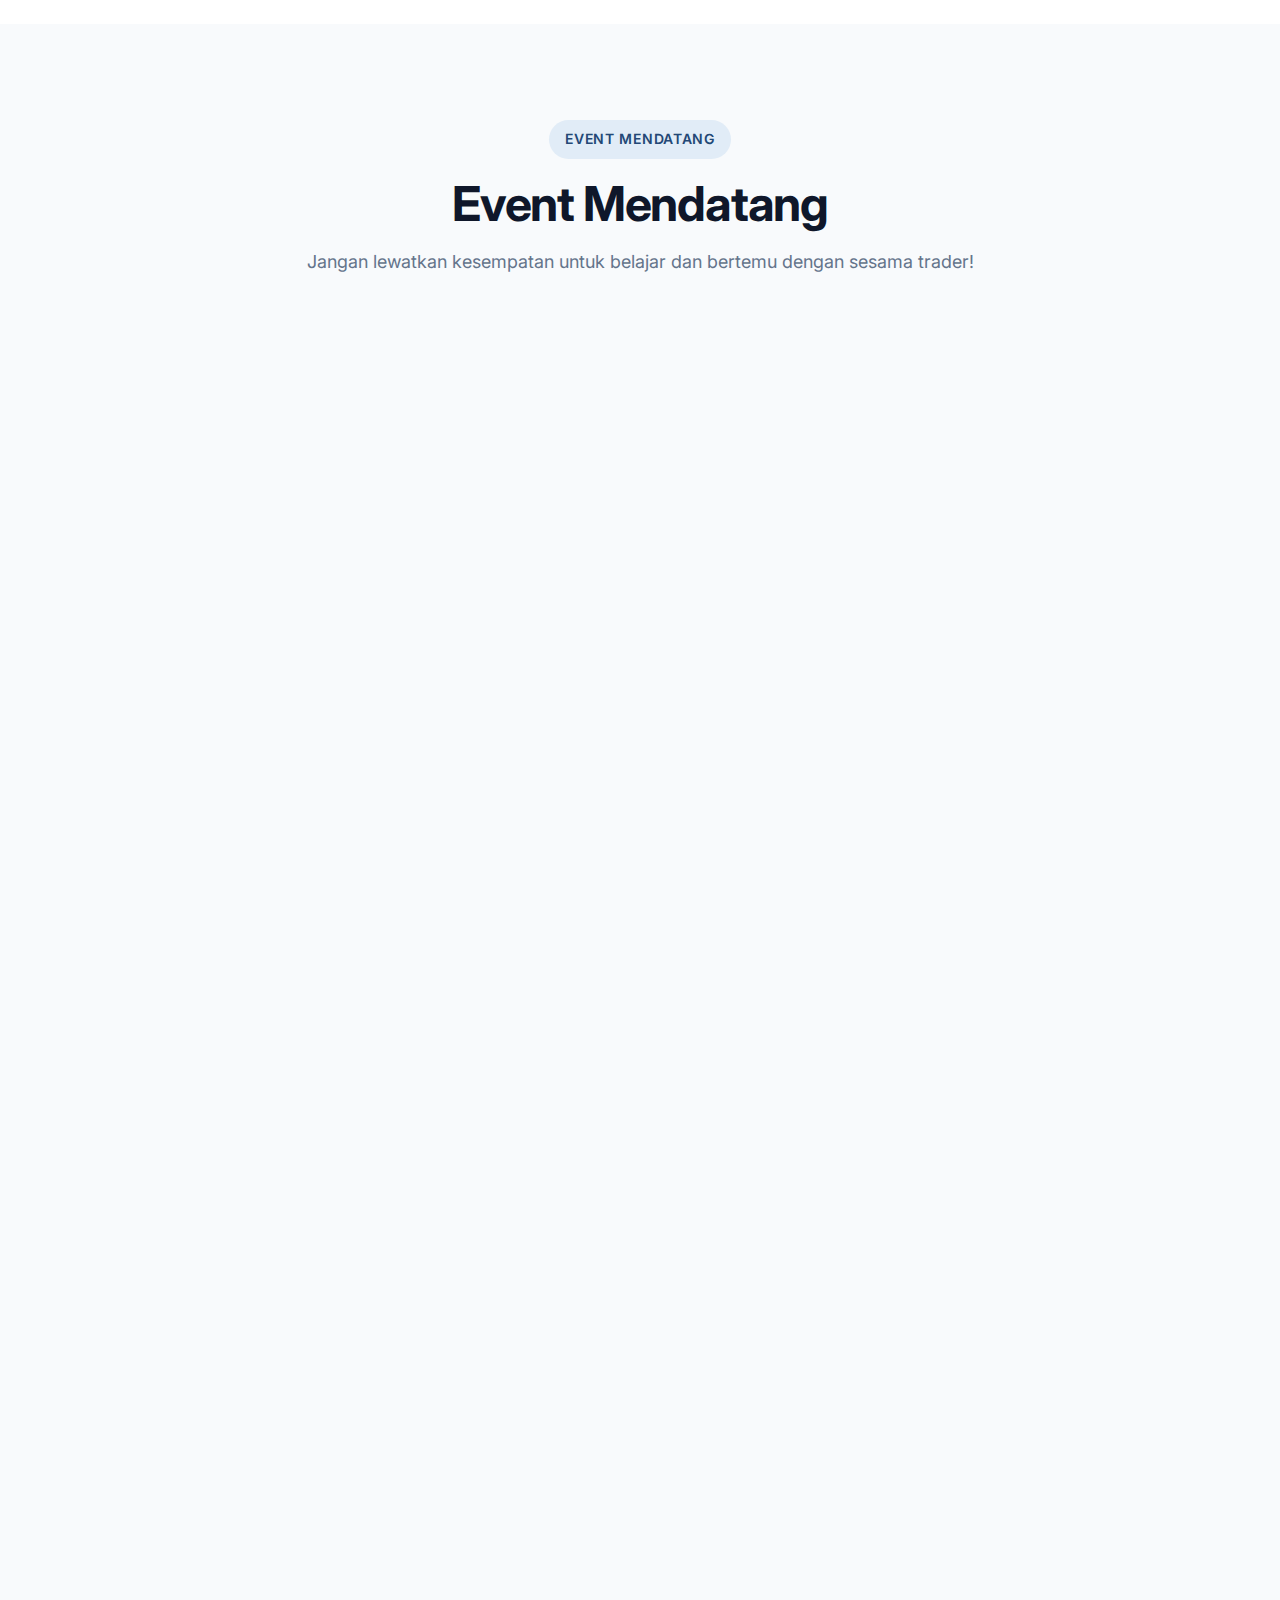
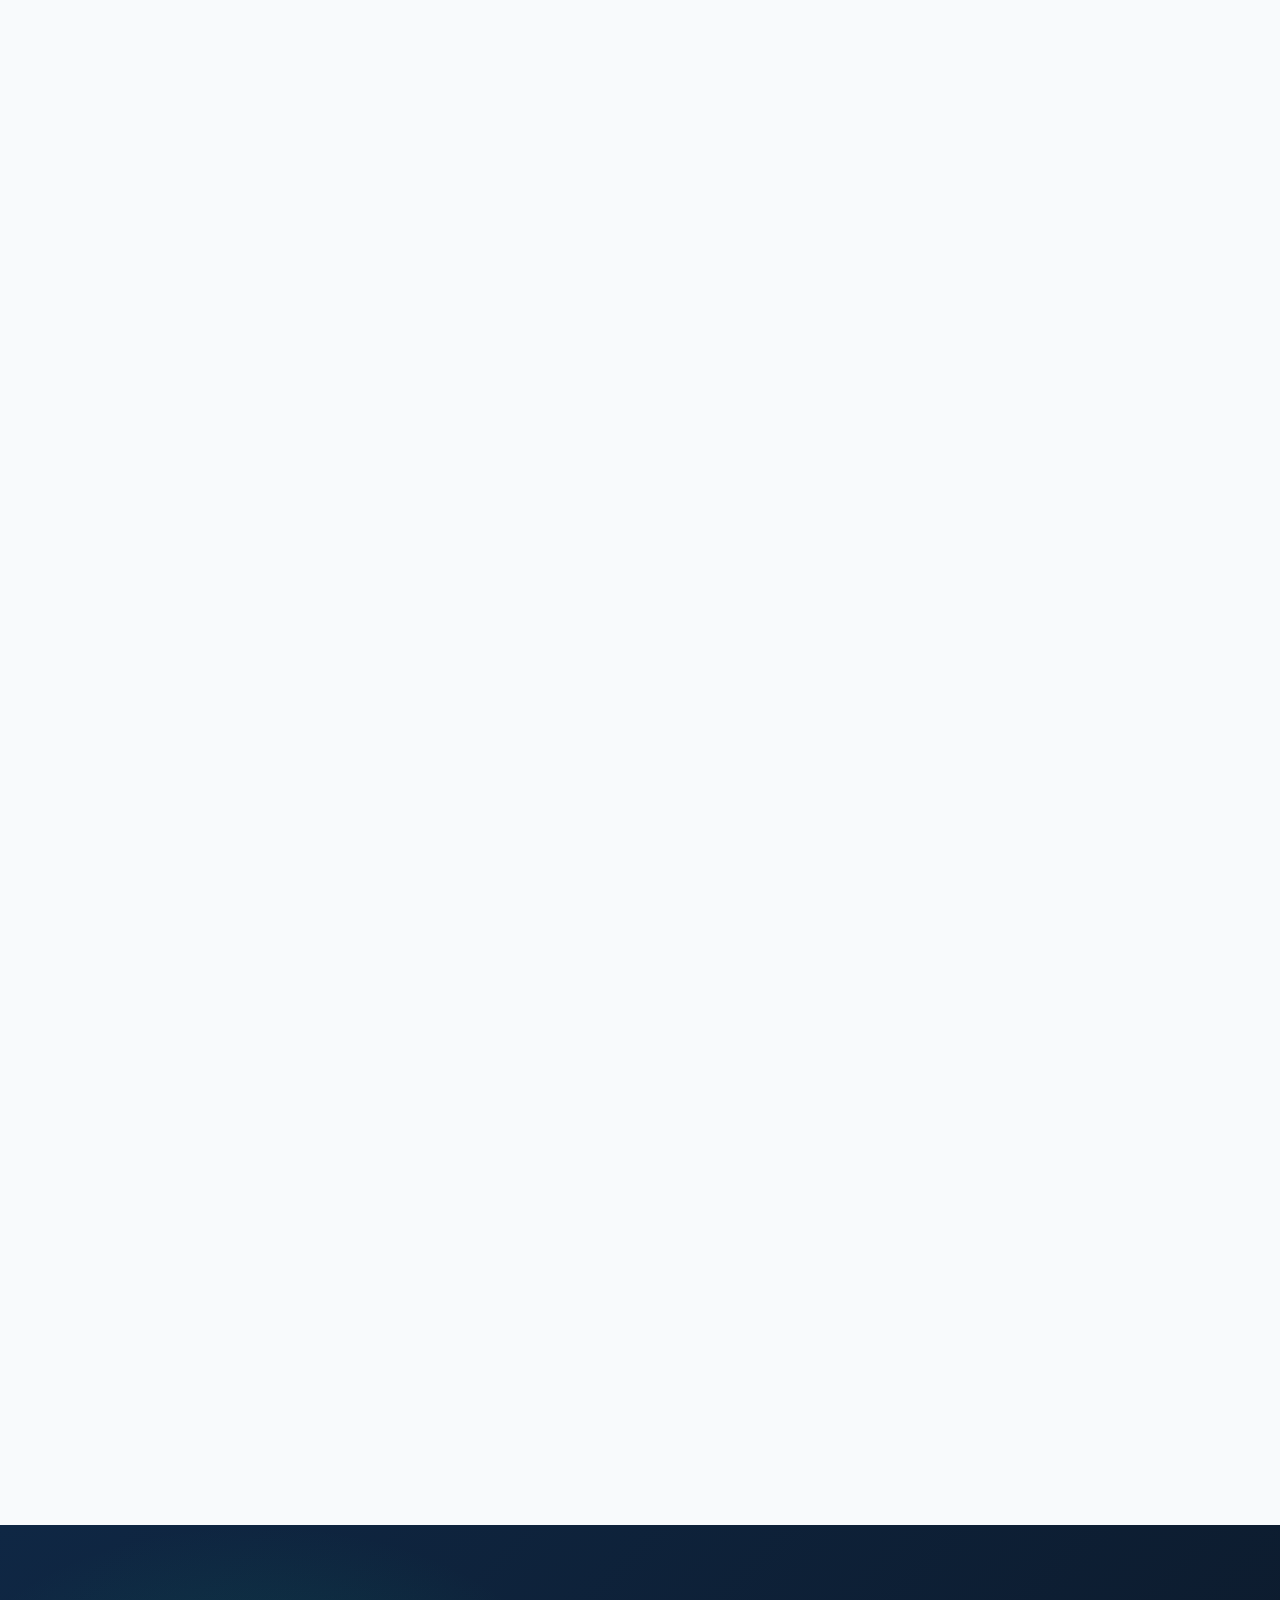
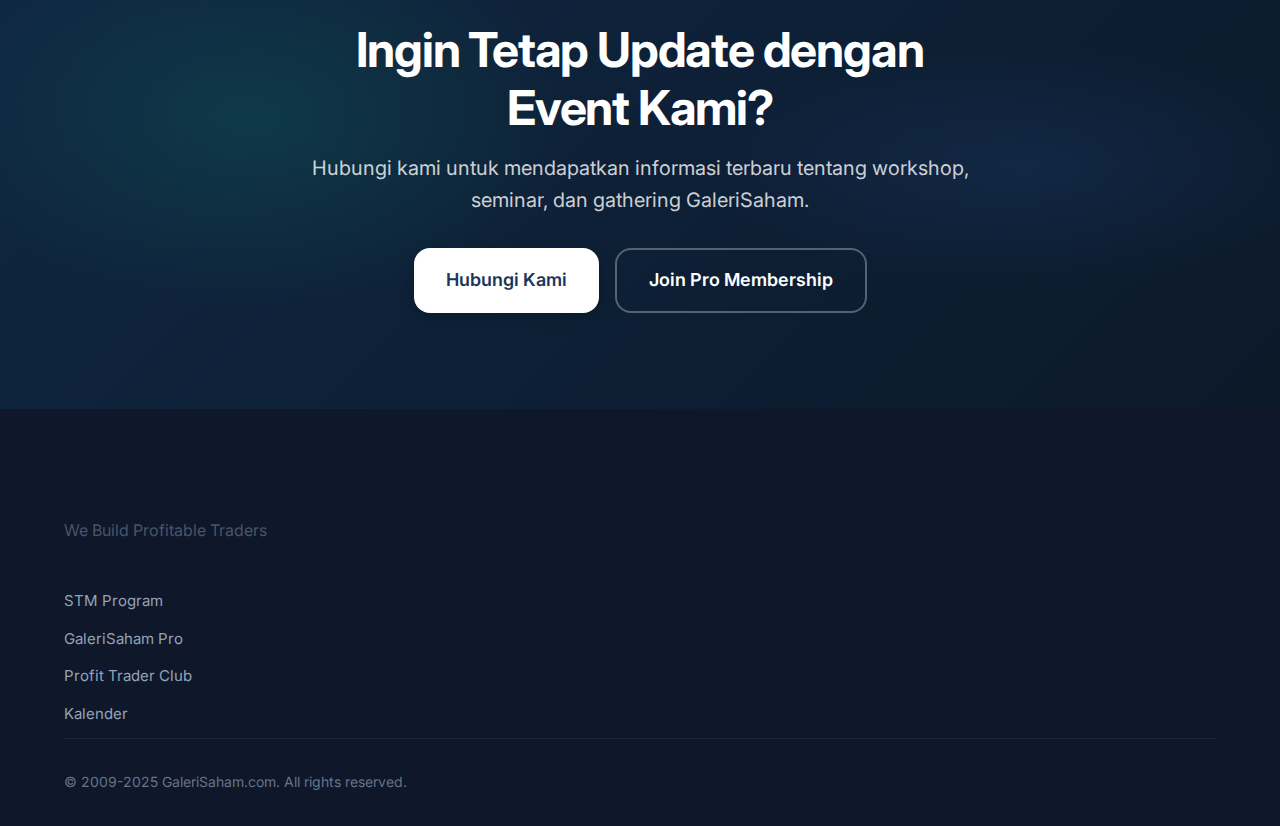
<file: pages/calendar.html>
<!DOCTYPE html>
<html lang="id">
<head>
    <meta charset="UTF-8">
    <meta name="viewport" content="width=device-width,initial-scale=1.0">
    <meta name="description" content="GaleriSaham Events Calendar - Jadwal Workshop, Seminar, dan Gathering untuk Trader Indonesia">
    <title>Kalender Event - GaleriSaham</title>
    <link rel="preconnect" href="https://fonts.googleapis.com">
    <link rel="preconnect" href="https://fonts.gstatic.com" crossorigin>
    <link href="https://fonts.googleapis.com/css2?family=Inter:wght@400;500;600;700;800&display=swap" rel="stylesheet">
    <link rel="stylesheet" href="../css/styles.css">
</head>
<body>
    <header>
        <nav class="container">
            <div class="logo"><a href="../index.html">Galeri<span>Saham</span></a></div>
            <ul class="nav-links">
                <li><a href="../index.html#home" data-i18n="nav.home">Beranda</a></li>
                <li><a href="../index.html#services" data-i18n="nav.services">Layanan</a></li>
                <li><a href="../index.html#about" data-i18n="nav.about">Tentang</a></li>
                <li><a href="../index.html#programs" data-i18n="nav.programs">Program</a></li>
                <li><a href="calendar.html" data-i18n="nav.calendar">Kalender</a></li>
                <li><a href="contact.html" data-i18n="nav.contact">Kontak</a></li>
            </ul>
            <div class="nav-right">
                <div class="lang-switcher">
                    <button class="lang-btn" data-lang="id">ID</button>
                    <button class="lang-btn" data-lang="en">EN</button>
                </div>
                <div class="menu-toggle">
                    <span></span>
                    <span></span>
                    <span></span>
                </div>
            </div>
        </nav>
    </header>

    <section class="hero calendar-hero">
        <div class="container">
            <div class="section-header" style="margin-bottom: 2rem;">
                <span class="section-label" data-i18n="calendar.label">Event Calendar</span>
                <h1 data-i18n="calendar.heroTitle">Jadwal Event GaleriSaham</h1>
                <p data-i18n="calendar.heroSubtitle">Temukan workshop, seminar, dan gathering yang akan membantu Anda menjadi trader yang lebih baik. Bergabunglah dengan komunitas kami!</p>
            </div>
        </div>
    </section>

    <section class="calendar-section">
        <div class="container">
            <div class="calendar-wrapper">
                <div class="calendar-header">
                    <h2 class="calendar-month" data-i18n="calendar.monthTitle">Desember 2025</h2>
                    <div class="calendar-nav">
                        <button class="calendar-nav-btn" disabled>
                            <svg width="20" height="20" viewBox="0 0 24 24" fill="none" stroke="currentColor" stroke-width="2">
                                <path d="M15 18l-6-6 6-6"/>
                            </svg>
                        </button>
                        <button class="calendar-nav-btn" disabled>
                            <svg width="20" height="20" viewBox="0 0 24 24" fill="none" stroke="currentColor" stroke-width="2">
                                <path d="M9 18l6-6-6-6"/>
                            </svg>
                        </button>
                    </div>
                </div>
                <div class="calendar-grid">
                    <div class="calendar-day-header" data-i18n="calendar.sun">Min</div>
                    <div class="calendar-day-header" data-i18n="calendar.mon">Sen</div>
                    <div class="calendar-day-header" data-i18n="calendar.tue">Sel</div>
                    <div class="calendar-day-header" data-i18n="calendar.wed">Rab</div>
                    <div class="calendar-day-header" data-i18n="calendar.thu">Kam</div>
                    <div class="calendar-day-header" data-i18n="calendar.fri">Jum</div>
                    <div class="calendar-day-header" data-i18n="calendar.sat">Sab</div>

                    <!-- Row 1 -->
                    <div class="calendar-day empty"></div>
                    <div class="calendar-day"><span>1</span></div>
                    <div class="calendar-day"><span>2</span></div>
                    <div class="calendar-day"><span>3</span></div>
                    <div class="calendar-day has-event" data-event="event2"><span>4</span><div class="event-dot"></div></div>
                    <div class="calendar-day"><span>5</span></div>
                    <div class="calendar-day has-event" data-event="event1"><span>6</span><div class="event-dot green"></div></div>

                    <!-- Row 2 -->
                    <div class="calendar-day has-event" data-event="event3"><span>7</span><div class="event-dot amber"></div></div>
                    <div class="calendar-day"><span>8</span></div>
                    <div class="calendar-day"><span>9</span></div>
                    <div class="calendar-day"><span>10</span></div>
                    <div class="calendar-day"><span>11</span></div>
                    <div class="calendar-day has-event" data-event="event4"><span>12</span><div class="event-dot purple"></div></div>
                    <div class="calendar-day has-event" data-event="event5"><span>13</span><div class="event-dot blue"></div></div>

                    <!-- Row 3 -->
                    <div class="calendar-day"><span>14</span></div>
                    <div class="calendar-day"><span>15</span></div>
                    <div class="calendar-day"><span>16</span></div>
                    <div class="calendar-day"><span>17</span></div>
                    <div class="calendar-day"><span>18</span></div>
                    <div class="calendar-day"><span>19</span></div>
                    <div class="calendar-day"><span>20</span></div>

                    <!-- Row 4 -->
                    <div class="calendar-day"><span>21</span></div>
                    <div class="calendar-day"><span>22</span></div>
                    <div class="calendar-day"><span>23</span></div>
                    <div class="calendar-day"><span>24</span></div>
                    <div class="calendar-day"><span>25</span></div>
                    <div class="calendar-day"><span>26</span></div>
                    <div class="calendar-day"><span>27</span></div>

                    <!-- Row 5 -->
                    <div class="calendar-day"><span>28</span></div>
                    <div class="calendar-day"><span>29</span></div>
                    <div class="calendar-day"><span>30</span></div>
                    <div class="calendar-day"><span>31</span></div>
                    <div class="calendar-day empty"></div>
                    <div class="calendar-day empty"></div>
                    <div class="calendar-day empty"></div>
                </div>
            </div>
        </div>
    </section>

    <section class="events-section">
        <div class="container">
            <div class="section-header">
                <span class="section-label" data-i18n="calendar.upcomingLabel">Upcoming Events</span>
                <h2 data-i18n="calendar.upcomingTitle">Event Mendatang</h2>
                <p data-i18n="calendar.upcomingSubtitle">Jangan lewatkan kesempatan untuk belajar dan bertemu dengan sesama trader!</p>
            </div>

            <div class="events-grid">
                <!-- Event 1: Onsite Marina Bay Singapore -->
                <div class="event-card fade-in" id="event1">
                    <div class="event-badge onsite" data-i18n="calendar.badgeOnsite">Onsite</div>
                    <div class="event-date">
                        <div class="event-date-day">6</div>
                        <div class="event-date-month" data-i18n="calendar.dec">Des</div>
                        <div class="event-date-year">2025</div>
                    </div>
                    <div class="event-content">
                        <h3 data-i18n="calendar.event1Title">Trading Mastery Workshop - Singapore Edition</h3>
                        <div class="event-meta">
                            <div class="event-meta-item">
                                <svg width="16" height="16" viewBox="0 0 24 24" fill="none" stroke="currentColor" stroke-width="2">
                                    <circle cx="12" cy="12" r="10"/>
                                    <path d="M12 6v6l4 2"/>
                                </svg>
                                <span data-i18n="calendar.event1Time">Sabtu, 10:00 - 16:00 SGT</span>
                            </div>
                            <div class="event-meta-item">
                                <svg width="16" height="16" viewBox="0 0 24 24" fill="none" stroke="currentColor" stroke-width="2">
                                    <path d="M21 10c0 7-9 13-9 13s-9-6-9-13a9 9 0 0 1 18 0z"/>
                                    <circle cx="12" cy="10" r="3"/>
                                </svg>
                                <span data-i18n="calendar.event1Location">Marina Bay Sands Convention Centre, Singapore</span>
                            </div>
                        </div>
                        <p class="event-description" data-i18n="calendar.event1Desc">Bergabunglah dengan workshop intensif 6 jam kami di Marina Bay Sands, Singapore! Workshop ini dirancang khusus untuk trader yang ingin meningkatkan skill trading ke level profesional. Materi mencakup advanced technical analysis, institutional trading strategies, dan live market analysis dengan mentor berpengalaman. Peserta akan mendapatkan hands-on experience dengan real market scenarios dan exclusive trading toolkit.</p>
                        <div class="event-highlights">
                            <span class="event-highlight" data-i18n="calendar.event1Highlight1">Advanced Technical Analysis</span>
                            <span class="event-highlight" data-i18n="calendar.event1Highlight2">Live Market Session</span>
                            <span class="event-highlight" data-i18n="calendar.event1Highlight3">Networking Lunch</span>
                        </div>
                        <div class="event-contact">
                            <h4 data-i18n="calendar.contactInfo">Informasi & Pendaftaran:</h4>
                            <div class="contact-details">
                                <div class="contact-item">
                                    <svg width="16" height="16" viewBox="0 0 24 24" fill="none" stroke="currentColor" stroke-width="2">
                                        <path d="M22 16.92v3a2 2 0 0 1-2.18 2 19.79 19.79 0 0 1-8.63-3.07 19.5 19.5 0 0 1-6-6 19.79 19.79 0 0 1-3.07-8.67A2 2 0 0 1 4.11 2h3a2 2 0 0 1 2 1.72 12.84 12.84 0 0 0 .7 2.81 2 2 0 0 1-.45 2.11L8.09 9.91a16 16 0 0 0 6 6l1.27-1.27a2 2 0 0 1 2.11-.45 12.84 12.84 0 0 0 2.81.7A2 2 0 0 1 22 16.92z"/>
                                    </svg>
                                    <span>+65 8123 4567</span>
                                </div>
                                <div class="contact-item">
                                    <svg width="16" height="16" viewBox="0 0 24 24" fill="none" stroke="currentColor" stroke-width="2">
                                        <path d="M4 4h16c1.1 0 2 .9 2 2v12c0 1.1-.9 2-2 2H4c-1.1 0-2-.9-2-2V6c0-1.1.9-2 2-2z"/>
                                        <polyline points="22,6 12,13 2,6"/>
                                    </svg>
                                    <span>events.sg@galerisaham.com</span>
                                </div>
                            </div>
                        </div>
                        <a href="contact.html" class="btn btn-primary" data-i18n="calendar.registerBtn">Daftar Sekarang</a>
                    </div>
                </div>

                <!-- Event 2: Online YouTube Session -->
                <div class="event-card fade-in fade-in-delay-1" id="event2">
                    <div class="event-badge online" data-i18n="calendar.badgeOnline">Online</div>
                    <div class="event-date">
                        <div class="event-date-day">4</div>
                        <div class="event-date-month" data-i18n="calendar.dec">Des</div>
                        <div class="event-date-year">2025</div>
                    </div>
                    <div class="event-content">
                        <h3 data-i18n="calendar.event2Title">Live Trading Session - Market Analysis Q4 2025</h3>
                        <div class="event-meta">
                            <div class="event-meta-item">
                                <svg width="16" height="16" viewBox="0 0 24 24" fill="none" stroke="currentColor" stroke-width="2">
                                    <circle cx="12" cy="12" r="10"/>
                                    <path d="M12 6v6l4 2"/>
                                </svg>
                                <span data-i18n="calendar.event2Time">Kamis, 11:00 - 12:00 WIB</span>
                            </div>
                            <div class="event-meta-item">
                                <svg width="16" height="16" viewBox="0 0 24 24" fill="none" stroke="currentColor" stroke-width="2">
                                    <path d="M22.54 6.42a2.78 2.78 0 0 0-1.94-2C18.88 4 12 4 12 4s-6.88 0-8.6.46a2.78 2.78 0 0 0-1.94 2A29 29 0 0 0 1 11.75a29 29 0 0 0 .46 5.33A2.78 2.78 0 0 0 3.4 19c1.72.46 8.6.46 8.6.46s6.88 0 8.6-.46a2.78 2.78 0 0 0 1.94-2 29 29 0 0 0 .46-5.25 29 29 0 0 0-.46-5.33z"/>
                                    <polygon points="9.75 15.02 15.5 11.75 9.75 8.48 9.75 15.02"/>
                                </svg>
                                <span data-i18n="calendar.event2Platform">YouTube Live - GaleriSaham Official</span>
                            </div>
                        </div>
                        <p class="event-description" data-i18n="calendar.event2Desc">Sesi live streaming eksklusif di YouTube untuk membahas kondisi market terkini dan outlook Q4 2025. Analis senior kami akan melakukan live technical analysis, memberikan stock picks pilihan, dan menjawab pertanyaan langsung dari penonton. Sesi ini cocok untuk semua level trader yang ingin mendapatkan insight langsung dari profesional. Jangan lupa subscribe dan aktifkan notifikasi agar tidak ketinggalan!</p>
                        <div class="event-highlights">
                            <span class="event-highlight" data-i18n="calendar.event2Highlight1">Live Market Analysis</span>
                            <span class="event-highlight" data-i18n="calendar.event2Highlight2">Q&A Session</span>
                            <span class="event-highlight" data-i18n="calendar.event2Highlight3">Free Access</span>
                        </div>
                        <div class="event-contact">
                            <h4 data-i18n="calendar.contactInfo">Informasi & Pendaftaran:</h4>
                            <div class="contact-details">
                                <div class="contact-item">
                                    <svg width="16" height="16" viewBox="0 0 24 24" fill="none" stroke="currentColor" stroke-width="2">
                                        <path d="M22 16.92v3a2 2 0 0 1-2.18 2 19.79 19.79 0 0 1-8.63-3.07 19.5 19.5 0 0 1-6-6 19.79 19.79 0 0 1-3.07-8.67A2 2 0 0 1 4.11 2h3a2 2 0 0 1 2 1.72 12.84 12.84 0 0 0 .7 2.81 2 2 0 0 1-.45 2.11L8.09 9.91a16 16 0 0 0 6 6l1.27-1.27a2 2 0 0 1 2.11-.45 12.84 12.84 0 0 0 2.81.7A2 2 0 0 1 22 16.92z"/>
                                    </svg>
                                    <span>+62 812 3456 7890</span>
                                </div>
                                <div class="contact-item">
                                    <svg width="16" height="16" viewBox="0 0 24 24" fill="none" stroke="currentColor" stroke-width="2">
                                        <path d="M4 4h16c1.1 0 2 .9 2 2v12c0 1.1-.9 2-2 2H4c-1.1 0-2-.9-2-2V6c0-1.1.9-2 2-2z"/>
                                        <polyline points="22,6 12,13 2,6"/>
                                    </svg>
                                    <span>live@galerisaham.com</span>
                                </div>
                            </div>
                        </div>
                        <a href="contact.html" class="btn btn-primary" data-i18n="calendar.reminderBtn">Set Reminder</a>
                    </div>
                </div>

                <!-- Event 3: Onsite Gathering Singapore -->
                <div class="event-card fade-in fade-in-delay-2" id="event3">
                    <div class="event-badge onsite" data-i18n="calendar.badgeOnsite">Onsite</div>
                    <div class="event-date">
                        <div class="event-date-day">7</div>
                        <div class="event-date-month" data-i18n="calendar.dec">Des</div>
                        <div class="event-date-year">2025</div>
                    </div>
                    <div class="event-content">
                        <h3 data-i18n="calendar.event3Title">GaleriSaham Traders Gathering - Singapore</h3>
                        <div class="event-meta">
                            <div class="event-meta-item">
                                <svg width="16" height="16" viewBox="0 0 24 24" fill="none" stroke="currentColor" stroke-width="2">
                                    <circle cx="12" cy="12" r="10"/>
                                    <path d="M12 6v6l4 2"/>
                                </svg>
                                <span data-i18n="calendar.event3Time">Minggu, 14:00 - 18:00 SGT</span>
                            </div>
                            <div class="event-meta-item">
                                <svg width="16" height="16" viewBox="0 0 24 24" fill="none" stroke="currentColor" stroke-width="2">
                                    <path d="M21 10c0 7-9 13-9 13s-9-6-9-13a9 9 0 0 1 18 0z"/>
                                    <circle cx="12" cy="10" r="3"/>
                                </svg>
                                <span data-i18n="calendar.event3Location">Clarke Quay, Singapore</span>
                            </div>
                        </div>
                        <p class="event-description" data-i18n="calendar.event3Desc">Setelah workshop intensif di hari Sabtu, kami mengundang seluruh peserta dan member GaleriSaham untuk bergabung dalam casual networking gathering di Clarke Quay. Acara ini adalah kesempatan sempurna untuk berkenalan dengan sesama trader, bertukar pengalaman, dan memperluas network Anda di komunitas trading. Nikmati sore yang santai sambil membahas strategi dan berbagi insight trading dengan suasana yang lebih informal.</p>
                        <div class="event-highlights">
                            <span class="event-highlight" data-i18n="calendar.event3Highlight1">Networking Session</span>
                            <span class="event-highlight" data-i18n="calendar.event3Highlight2">Casual Meetup</span>
                            <span class="event-highlight" data-i18n="calendar.event3Highlight3">Free Refreshments</span>
                        </div>
                        <div class="event-contact">
                            <h4 data-i18n="calendar.contactInfo">Informasi & Pendaftaran:</h4>
                            <div class="contact-details">
                                <div class="contact-item">
                                    <svg width="16" height="16" viewBox="0 0 24 24" fill="none" stroke="currentColor" stroke-width="2">
                                        <path d="M22 16.92v3a2 2 0 0 1-2.18 2 19.79 19.79 0 0 1-8.63-3.07 19.5 19.5 0 0 1-6-6 19.79 19.79 0 0 1-3.07-8.67A2 2 0 0 1 4.11 2h3a2 2 0 0 1 2 1.72 12.84 12.84 0 0 0 .7 2.81 2 2 0 0 1-.45 2.11L8.09 9.91a16 16 0 0 0 6 6l1.27-1.27a2 2 0 0 1 2.11-.45 12.84 12.84 0 0 0 2.81.7A2 2 0 0 1 22 16.92z"/>
                                    </svg>
                                    <span>+65 8123 4567</span>
                                </div>
                                <div class="contact-item">
                                    <svg width="16" height="16" viewBox="0 0 24 24" fill="none" stroke="currentColor" stroke-width="2">
                                        <path d="M4 4h16c1.1 0 2 .9 2 2v12c0 1.1-.9 2-2 2H4c-1.1 0-2-.9-2-2V6c0-1.1.9-2 2-2z"/>
                                        <polyline points="22,6 12,13 2,6"/>
                                    </svg>
                                    <span>events.sg@galerisaham.com</span>
                                </div>
                            </div>
                        </div>
                        <a href="contact.html" class="btn btn-primary" data-i18n="calendar.registerBtn">Daftar Sekarang</a>
                    </div>
                </div>

                <!-- Event 4: Monthly Pro Webinar -->
                <div class="event-card fade-in fade-in-delay-3" id="event4">
                    <div class="event-badge online" data-i18n="calendar.badgeOnline">Online</div>
                    <div class="event-date">
                        <div class="event-date-day">12</div>
                        <div class="event-date-month" data-i18n="calendar.dec">Des</div>
                        <div class="event-date-year">2025</div>
                    </div>
                    <div class="event-content">
                        <h3 data-i18n="calendar.event4Title">Pro Members Exclusive Webinar - Year End Strategy</h3>
                        <div class="event-meta">
                            <div class="event-meta-item">
                                <svg width="16" height="16" viewBox="0 0 24 24" fill="none" stroke="currentColor" stroke-width="2">
                                    <circle cx="12" cy="12" r="10"/>
                                    <path d="M12 6v6l4 2"/>
                                </svg>
                                <span data-i18n="calendar.event4Time">Jumat, 19:00 - 21:00 WIB</span>
                            </div>
                            <div class="event-meta-item">
                                <svg width="16" height="16" viewBox="0 0 24 24" fill="none" stroke="currentColor" stroke-width="2">
                                    <rect x="2" y="3" width="20" height="14" rx="2" ry="2"/>
                                    <line x1="8" y1="21" x2="16" y2="21"/>
                                    <line x1="12" y1="17" x2="12" y2="21"/>
                                </svg>
                                <span data-i18n="calendar.event4Platform">Zoom Meeting - Pro Members Only</span>
                            </div>
                        </div>
                        <p class="event-description" data-i18n="calendar.event4Desc">Webinar eksklusif untuk member GaleriSaham Pro yang membahas strategi trading menjelang akhir tahun dan persiapan untuk tahun 2026. Topik mencakup review performa market 2025, sector rotation strategy, portfolio rebalancing tips, dan outlook market untuk tahun baru. Analis senior akan memberikan rekomendasi saham-saham potensial dan strategi untuk maximize return di periode window dressing. Sesi Q&A interaktif akan dibuka untuk membahas portofolio personal.</p>
                        <div class="event-highlights">
                            <span class="event-highlight" data-i18n="calendar.event4Highlight1">Year End Review</span>
                            <span class="event-highlight" data-i18n="calendar.event4Highlight2">2026 Outlook</span>
                            <span class="event-highlight" data-i18n="calendar.event4Highlight3">Portfolio Tips</span>
                        </div>
                        <div class="event-contact">
                            <h4 data-i18n="calendar.contactInfo">Informasi & Pendaftaran:</h4>
                            <div class="contact-details">
                                <div class="contact-item">
                                    <svg width="16" height="16" viewBox="0 0 24 24" fill="none" stroke="currentColor" stroke-width="2">
                                        <path d="M22 16.92v3a2 2 0 0 1-2.18 2 19.79 19.79 0 0 1-8.63-3.07 19.5 19.5 0 0 1-6-6 19.79 19.79 0 0 1-3.07-8.67A2 2 0 0 1 4.11 2h3a2 2 0 0 1 2 1.72 12.84 12.84 0 0 0 .7 2.81 2 2 0 0 1-.45 2.11L8.09 9.91a16 16 0 0 0 6 6l1.27-1.27a2 2 0 0 1 2.11-.45 12.84 12.84 0 0 0 2.81.7A2 2 0 0 1 22 16.92z"/>
                                    </svg>
                                    <span>+62 812 9876 5432</span>
                                </div>
                                <div class="contact-item">
                                    <svg width="16" height="16" viewBox="0 0 24 24" fill="none" stroke="currentColor" stroke-width="2">
                                        <path d="M4 4h16c1.1 0 2 .9 2 2v12c0 1.1-.9 2-2 2H4c-1.1 0-2-.9-2-2V6c0-1.1.9-2 2-2z"/>
                                        <polyline points="22,6 12,13 2,6"/>
                                    </svg>
                                    <span>pro@galerisaham.com</span>
                                </div>
                            </div>
                        </div>
                        <a href="pro.html" class="btn btn-primary" data-i18n="calendar.joinProBtn">Join Pro Membership</a>
                    </div>
                </div>

                <!-- Event 5: Basic Trading Workshop Jakarta -->
                <div class="event-card fade-in fade-in-delay-4" id="event5">
                    <div class="event-badge onsite" data-i18n="calendar.badgeOnsite">Onsite</div>
                    <div class="event-date">
                        <div class="event-date-day">13</div>
                        <div class="event-date-month" data-i18n="calendar.dec">Des</div>
                        <div class="event-date-year">2025</div>
                    </div>
                    <div class="event-content">
                        <h3 data-i18n="calendar.event5Title">Basic Trading Workshop - Jakarta</h3>
                        <div class="event-meta">
                            <div class="event-meta-item">
                                <svg width="16" height="16" viewBox="0 0 24 24" fill="none" stroke="currentColor" stroke-width="2">
                                    <circle cx="12" cy="12" r="10"/>
                                    <path d="M12 6v6l4 2"/>
                                </svg>
                                <span data-i18n="calendar.event5Time">Sabtu, 09:00 - 17:00 WIB</span>
                            </div>
                            <div class="event-meta-item">
                                <svg width="16" height="16" viewBox="0 0 24 24" fill="none" stroke="currentColor" stroke-width="2">
                                    <path d="M21 10c0 7-9 13-9 13s-9-6-9-13a9 9 0 0 1 18 0z"/>
                                    <circle cx="12" cy="10" r="3"/>
                                </svg>
                                <span data-i18n="calendar.event5Location">Hotel Pullman, Jakarta Pusat</span>
                            </div>
                        </div>
                        <p class="event-description" data-i18n="calendar.event5Desc">Workshop full-day untuk pemula yang ingin memulai perjalanan trading mereka dengan fondasi yang kuat. Materi mencakup pengenalan pasar modal Indonesia, cara membaca chart, basic technical analysis, fundamental analysis sederhana, dan pengenalan risk management. Peserta akan belajar langsung dengan praktik menggunakan platform trading dan mendapatkan panduan lengkap untuk memulai trading dengan benar. Lunch dan coffee break disediakan.</p>
                        <div class="event-highlights">
                            <span class="event-highlight" data-i18n="calendar.event5Highlight1">Beginner Friendly</span>
                            <span class="event-highlight" data-i18n="calendar.event5Highlight2">Hands-on Practice</span>
                            <span class="event-highlight" data-i18n="calendar.event5Highlight3">Certificate</span>
                        </div>
                        <div class="event-contact">
                            <h4 data-i18n="calendar.contactInfo">Informasi & Pendaftaran:</h4>
                            <div class="contact-details">
                                <div class="contact-item">
                                    <svg width="16" height="16" viewBox="0 0 24 24" fill="none" stroke="currentColor" stroke-width="2">
                                        <path d="M22 16.92v3a2 2 0 0 1-2.18 2 19.79 19.79 0 0 1-8.63-3.07 19.5 19.5 0 0 1-6-6 19.79 19.79 0 0 1-3.07-8.67A2 2 0 0 1 4.11 2h3a2 2 0 0 1 2 1.72 12.84 12.84 0 0 0 .7 2.81 2 2 0 0 1-.45 2.11L8.09 9.91a16 16 0 0 0 6 6l1.27-1.27a2 2 0 0 1 2.11-.45 12.84 12.84 0 0 0 2.81.7A2 2 0 0 1 22 16.92z"/>
                                    </svg>
                                    <span>+62 812 3456 7890</span>
                                </div>
                                <div class="contact-item">
                                    <svg width="16" height="16" viewBox="0 0 24 24" fill="none" stroke="currentColor" stroke-width="2">
                                        <path d="M4 4h16c1.1 0 2 .9 2 2v12c0 1.1-.9 2-2 2H4c-1.1 0-2-.9-2-2V6c0-1.1.9-2 2-2z"/>
                                        <polyline points="22,6 12,13 2,6"/>
                                    </svg>
                                    <span>workshop@galerisaham.com</span>
                                </div>
                            </div>
                        </div>
                        <a href="contact.html" class="btn btn-primary" data-i18n="calendar.registerBtn">Daftar Sekarang</a>
                    </div>
                </div>
            </div>
        </div>
    </section>

    <section class="cta">
        <div class="container">
            <div class="cta-content">
                <h2 data-i18n="calendar.ctaTitle">Ingin Tetap Update dengan Event Kami?</h2>
                <p data-i18n="calendar.ctaText">Hubungi kami untuk mendapatkan informasi terbaru tentang workshop, seminar, dan gathering GaleriSaham.</p>
                <div class="cta-buttons">
                    <a href="contact.html" class="btn btn-primary btn-lg" data-i18n="calendar.ctaBtn1">Hubungi Kami</a>
                    <a href="pro.html" class="btn btn-secondary btn-lg" data-i18n="calendar.ctaBtn2">Join Pro Membership</a>
                </div>
            </div>
        </div>
    </section>

    <footer>
        <div class="container">
            <div class="footer-content">
                <div class="footer-section">
                    <h3>GaleriSaham</h3>
                    <p>We Build Profitable Traders</p>
                </div>
                <div class="footer-section">
                    <h3 data-i18n="footer.programTitle">Program</h3>
                    <ul>
                        <li><a href="stm.html" data-i18n="footer.stmProgram">STM Program</a></li>
                        <li><a href="pro.html" data-i18n="footer.proMembership">GaleriSaham Pro</a></li>
                        <li><a href="workshop.html" data-i18n="footer.workshop">Workshop</a></li>
                        <li><a href="calendar.html" data-i18n="nav.calendar">Kalender</a></li>
                    </ul>
                </div>
            </div>
            <div class="footer-bottom">
                <p>&copy; 2009-2025 GaleriSaham.com. All rights reserved.</p>
            </div>
        </div>
    </footer>

    <script src="../js/translations.js" defer></script>
    <script src="../js/main.js" defer></script>
</body>
</html>
</file>
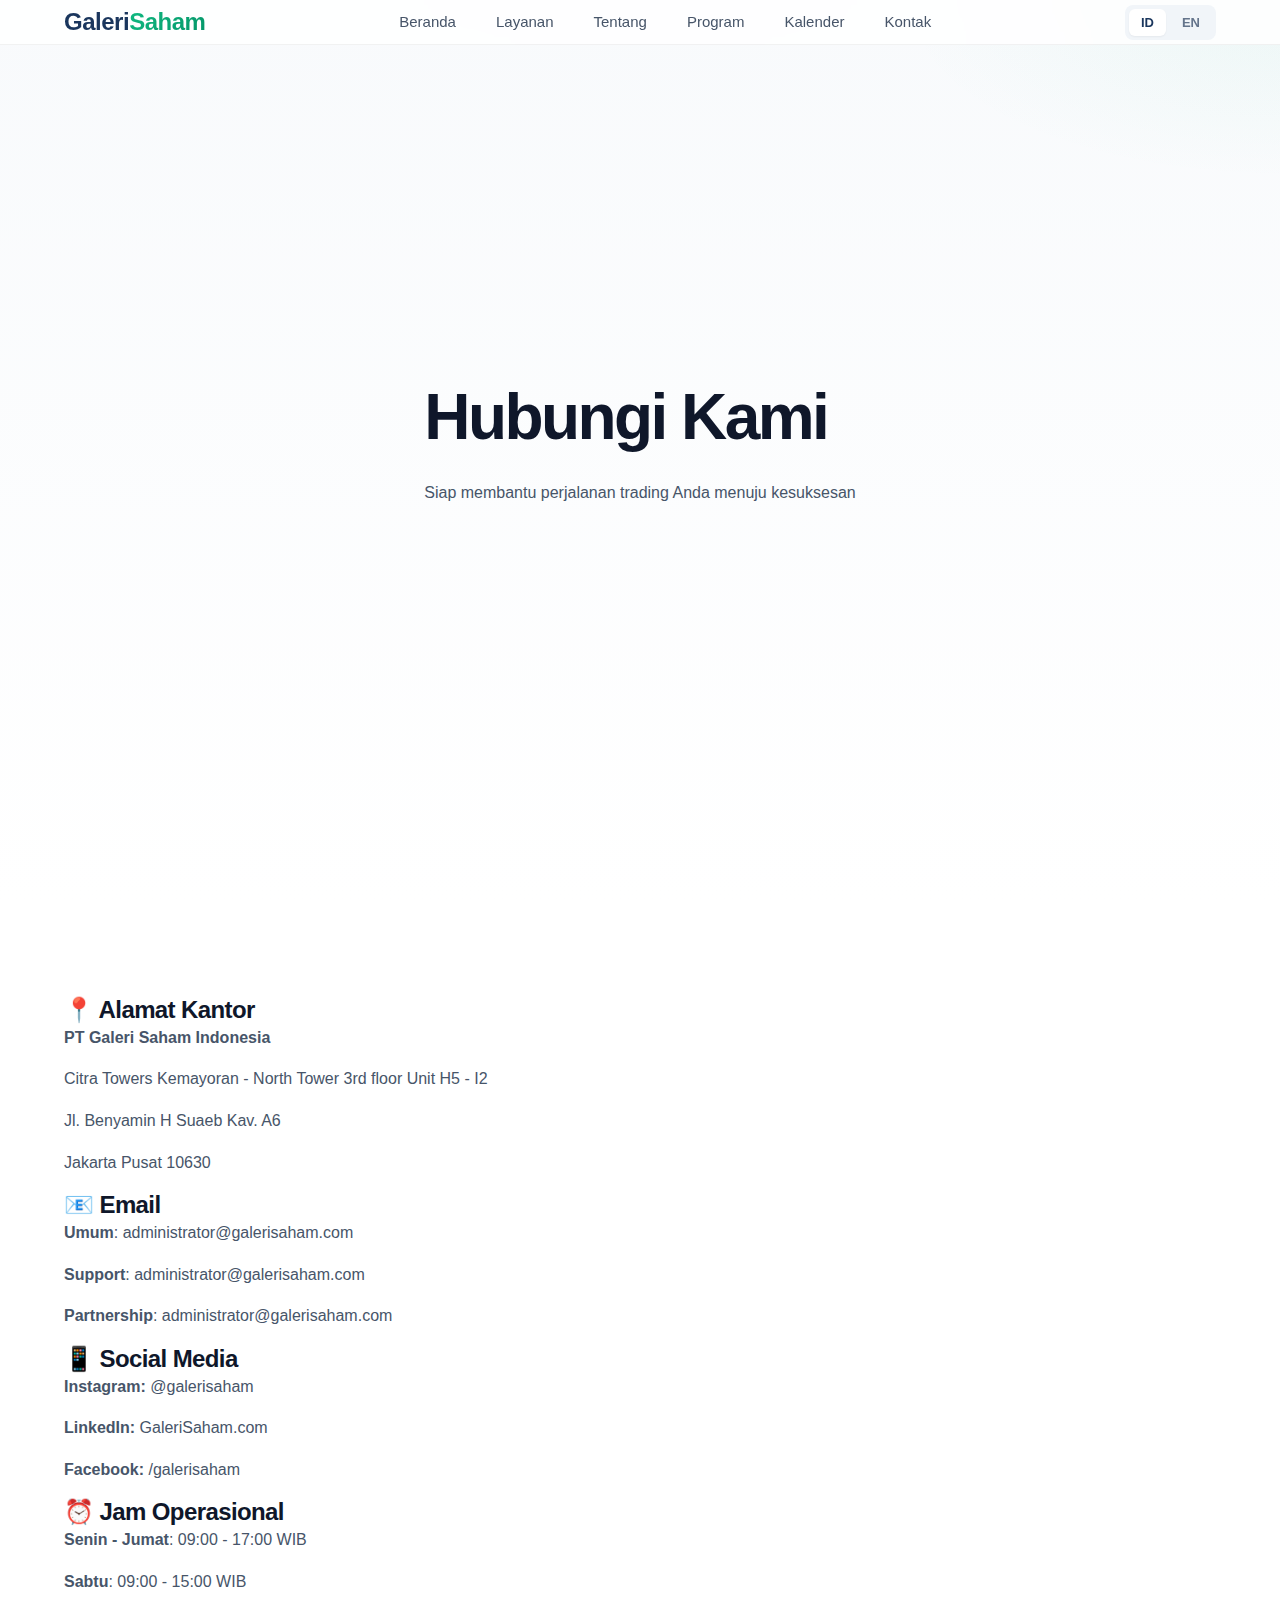
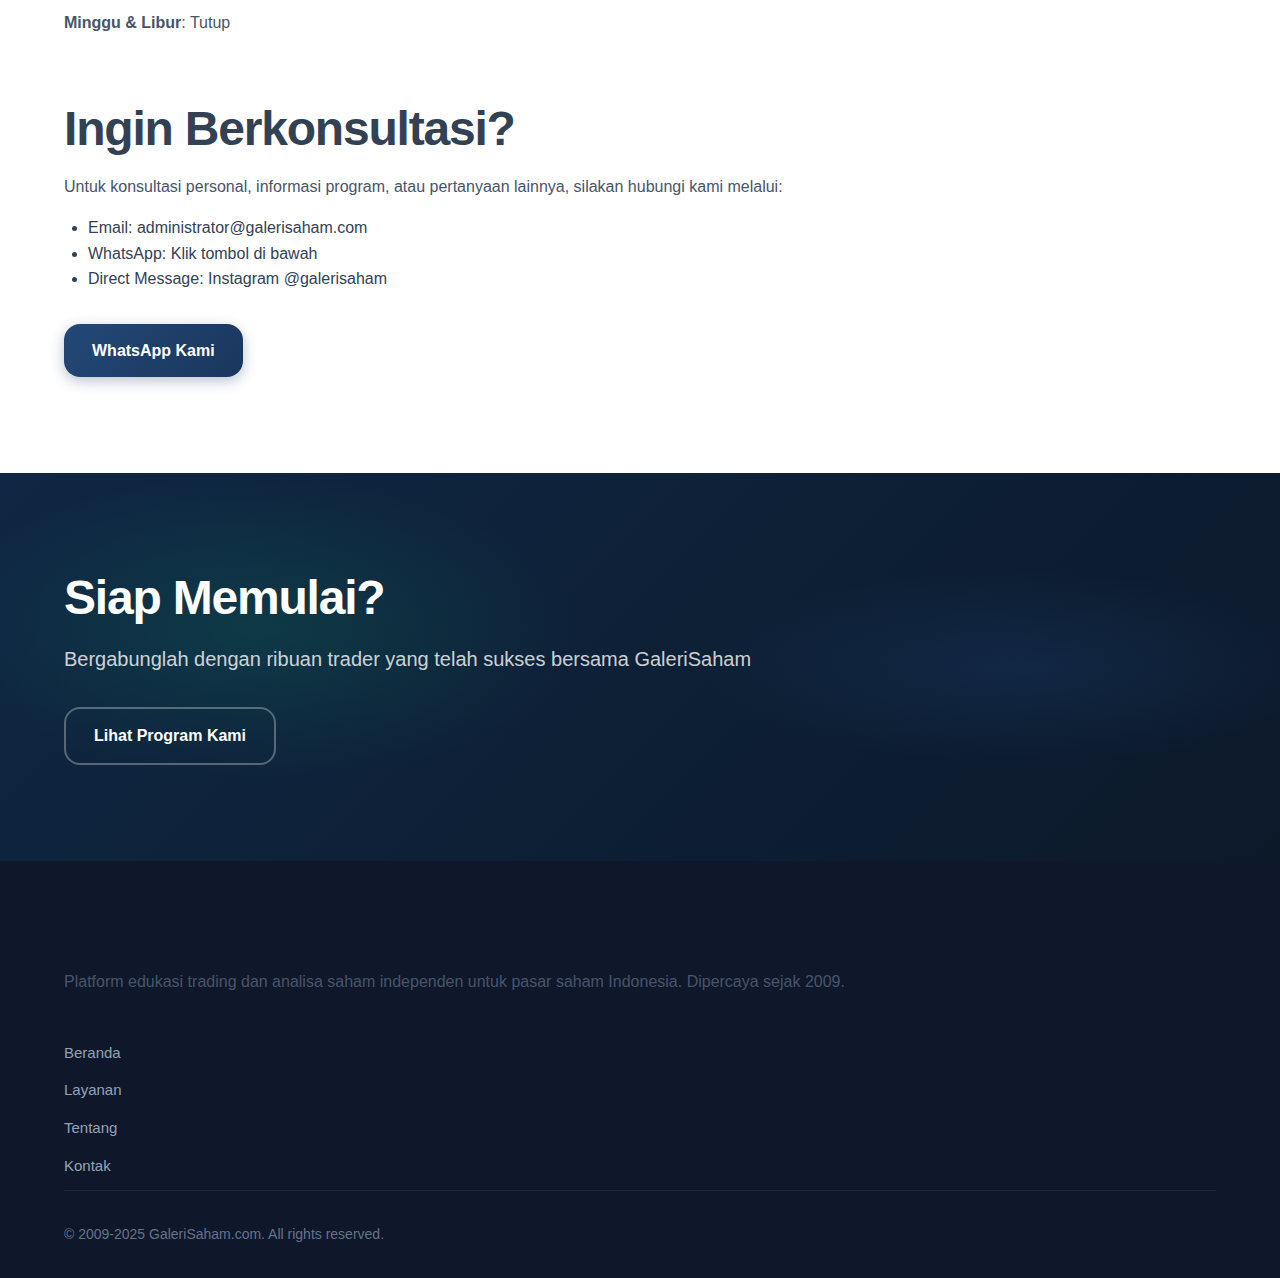
<file: pages/contact.html>
<!DOCTYPE html>
<html lang="id">
<head>
    <meta charset="UTF-8">
    <meta name="viewport" content="width=device-width,initial-scale=1.0">
    <meta name="description" content="Hubungi GaleriSaham untuk konsultasi trading dan informasi program kami">
    <title>Kontak - GaleriSaham</title>
    <link rel="stylesheet" href="../css/styles.css">
</head>
<body>
    <header>
        <nav class="container">
            <div class="logo"><a href="../index.html">Galeri<span>Saham</span></a></div>
            <ul class="nav-links">
                <li><a href="../index.html#home" data-i18n="nav.home">Beranda</a></li>
                <li><a href="../index.html#services" data-i18n="nav.services">Layanan</a></li>
                <li><a href="../index.html#about" data-i18n="nav.about">Tentang</a></li>
                <li><a href="../index.html#programs" data-i18n="nav.programs">Program</a></li>
                <li><a href="calendar.html" data-i18n="nav.calendar">Kalender</a></li>
                <li><a href="contact.html" data-i18n="nav.contact">Kontak</a></li>
            </ul>
            <div class="nav-right">
                <div class="lang-switcher">
                    <button class="lang-btn" data-lang="id">ID</button>
                    <button class="lang-btn" data-lang="en">EN</button>
                </div>
                <div class="menu-toggle">
                    <span></span>
                    <span></span>
                    <span></span>
                </div>
            </div>
        </nav>
    </header>

    <section class="hero" style="padding:80px 0">
        <div class="container">
            <h1 data-i18n="contact.heroTitle">Hubungi Kami</h1>
            <p data-i18n="contact.heroSubtitle">Siap membantu perjalanan trading Anda menuju kesuksesan</p>
        </div>
    </section>

    <section>
        <div class="container">
            <div class="grid grid-2">
                <div class="card">
                    <h3>📍 <span data-i18n="contact.addressTitle">Alamat Kantor</span></h3>
                    <p><strong>PT Galeri Saham Indonesia</strong></p>
                    <p>Citra Towers Kemayoran - North Tower 3rd floor Unit H5 - I2</p>
                    <p>Jl. Benyamin H Suaeb Kav. A6</p>
                    <p>Jakarta Pusat 10630</p>
                </div>
                <div class="card">
                    <h3>📧 <span data-i18n="contact.emailTitle">Email</span></h3>
                    <p><strong data-i18n="contact.emailGeneral">Umum</strong>: administrator@galerisaham.com</p>
                    <p><strong data-i18n="contact.emailSupport">Support</strong>: administrator@galerisaham.com</p>
                    <p><strong data-i18n="contact.emailPartnership">Partnership</strong>: administrator@galerisaham.com</p>
                </div>
                <div class="card">
                    <h3>📱 <span data-i18n="contact.socialTitle">Social Media</span></h3>
                    <p><strong>Instagram:</strong> @galerisaham</p>
                    <p><strong>LinkedIn:</strong> GaleriSaham.com</p>
                    <p><strong>Facebook:</strong> /galerisaham</p>
                </div>
                <div class="card">
                    <h3>⏰ <span data-i18n="contact.hoursTitle">Jam Operasional</span></h3>
                    <p><strong data-i18n="contact.weekdays">Senin - Jumat</strong>: 09:00 - 17:00 WIB</p>
                    <p><strong data-i18n="contact.saturday">Sabtu</strong>: 09:00 - 15:00 WIB</p>
                    <p><strong data-i18n="contact.sundayHoliday">Minggu & Libur</strong>: <span data-i18n="contact.closed">Tutup</span></p>
                </div>
            </div>

            <div style="margin-top:4rem">
                <div class="card">
                    <h2 style="color:var(--primary);margin-bottom:1rem" data-i18n="contact.consultTitle">Ingin Berkonsultasi?</h2>
                    <p data-i18n="contact.consultText">Untuk konsultasi personal, informasi program, atau pertanyaan lainnya, silakan hubungi kami melalui:</p>
                    <ul style="margin:1rem 0;padding-left:1.5rem">
                        <li>Email: administrator@galerisaham.com</li>
                        <li>WhatsApp: <span data-i18n="contact.consultWhatsApp">Klik tombol di bawah</span></li>
                        <li><span data-i18n="contact.consultDM">Direct Message</span>: Instagram @galerisaham</li>
                    </ul>
                    <a href="#" class="btn btn-primary" style="margin-top:1rem" data-i18n="contact.consultBtn">WhatsApp Kami</a>
                </div>
            </div>
        </div>
    </section>

    <section class="cta">
        <div class="container">
            <h2 data-i18n="contact.ctaTitle">Siap Memulai?</h2>
            <p data-i18n="contact.ctaText">Bergabunglah dengan ribuan trader yang telah sukses bersama GaleriSaham</p>
            <a href="../index.html#programs" class="btn btn-secondary" data-i18n="contact.ctaBtn">Lihat Program Kami</a>
        </div>
    </section>

    <footer>
        <div class="container">
            <div class="footer-content">
                <div class="footer-section">
                    <h3>GaleriSaham</h3>
                    <p data-i18n="footer.description">Platform edukasi trading dan analisa saham independen untuk pasar saham Indonesia sejak 2009.</p>
                </div>
                <div class="footer-section">
                    <h3 data-i18n="footer.quickLinksTitle">Quick Links</h3>
                    <ul>
                        <li><a href="../index.html" data-i18n="nav.home">Beranda</a></li>
                        <li><a href="../index.html#services" data-i18n="nav.services">Layanan</a></li>
                        <li><a href="../index.html#about" data-i18n="nav.about">Tentang</a></li>
                        <li><a href="contact.html" data-i18n="nav.contact">Kontak</a></li>
                    </ul>
                </div>
            </div>
            <div class="footer-bottom">
                <p>&copy; 2009-2025 GaleriSaham.com. All rights reserved.</p>
            </div>
        </div>
    </footer>

    <script src="../js/translations.js" defer></script>
    <script src="../js/main.js" defer></script>
</body>
</html>
</file>
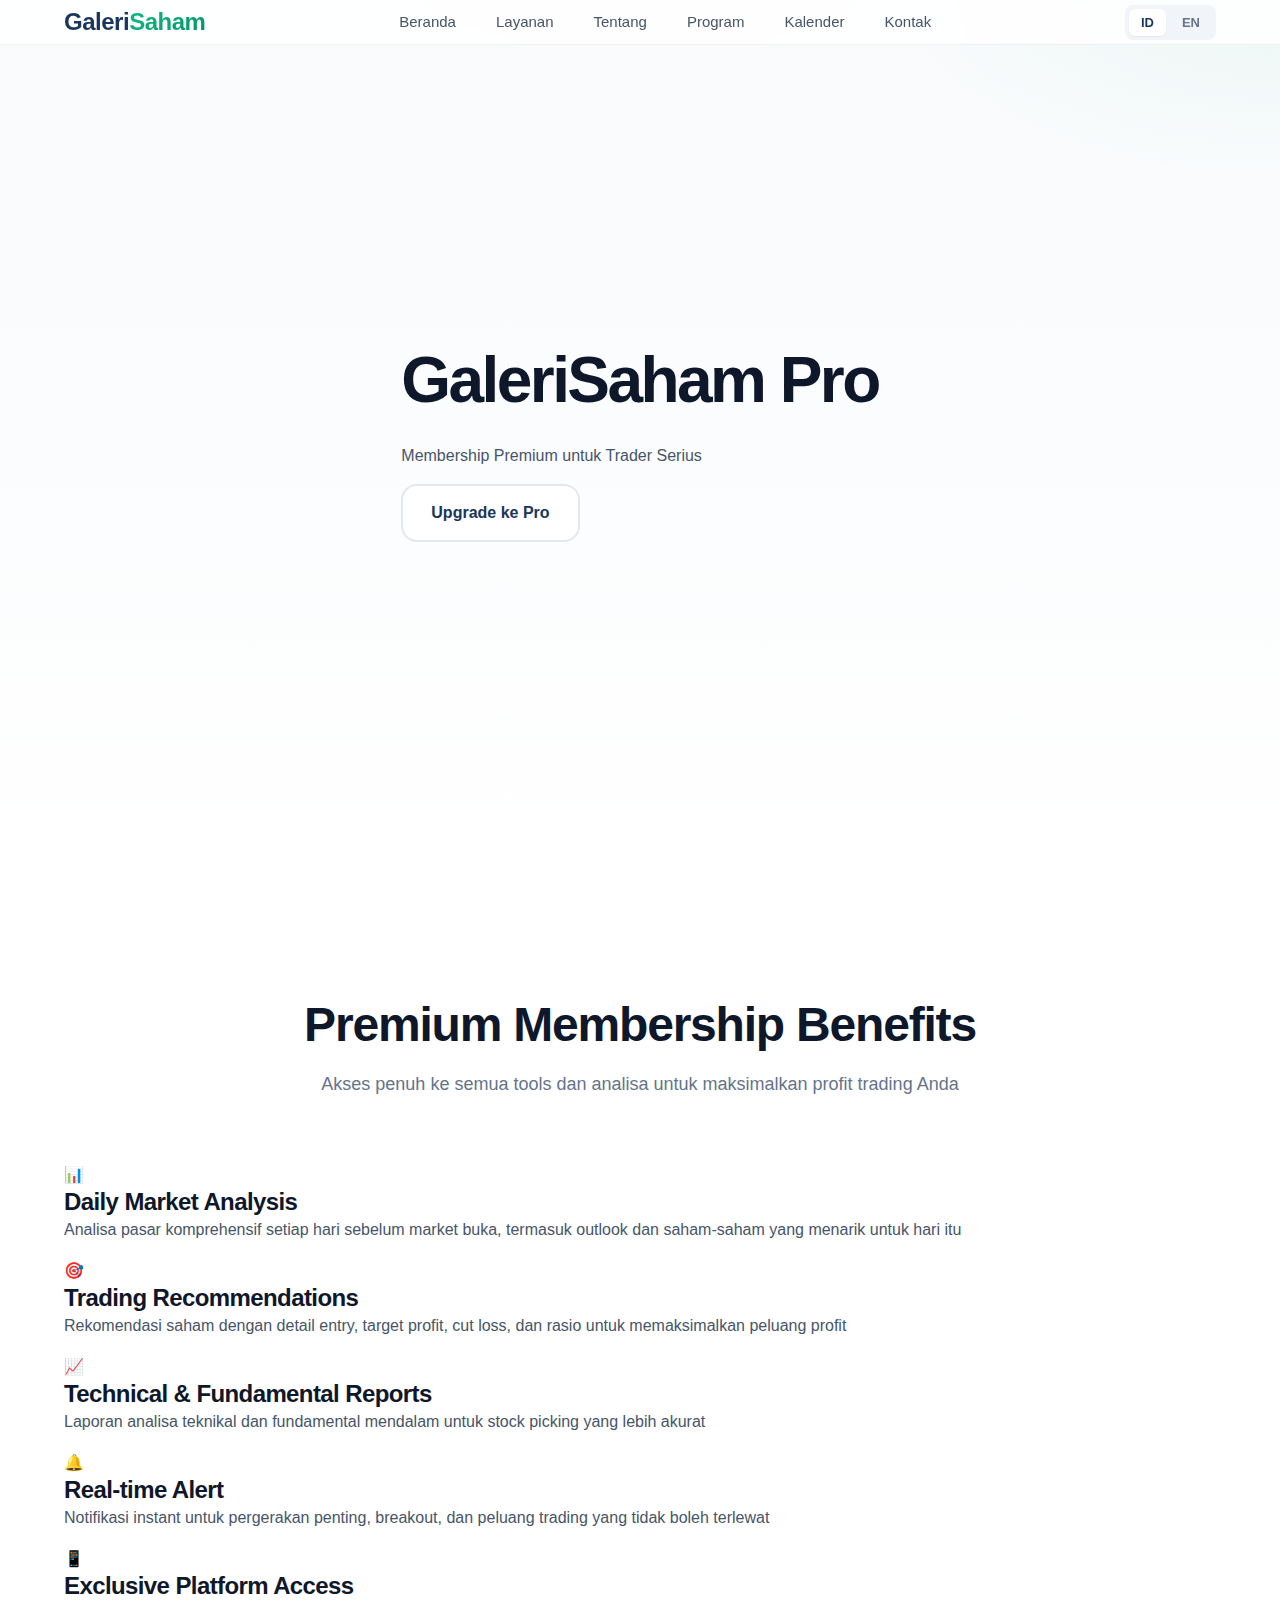
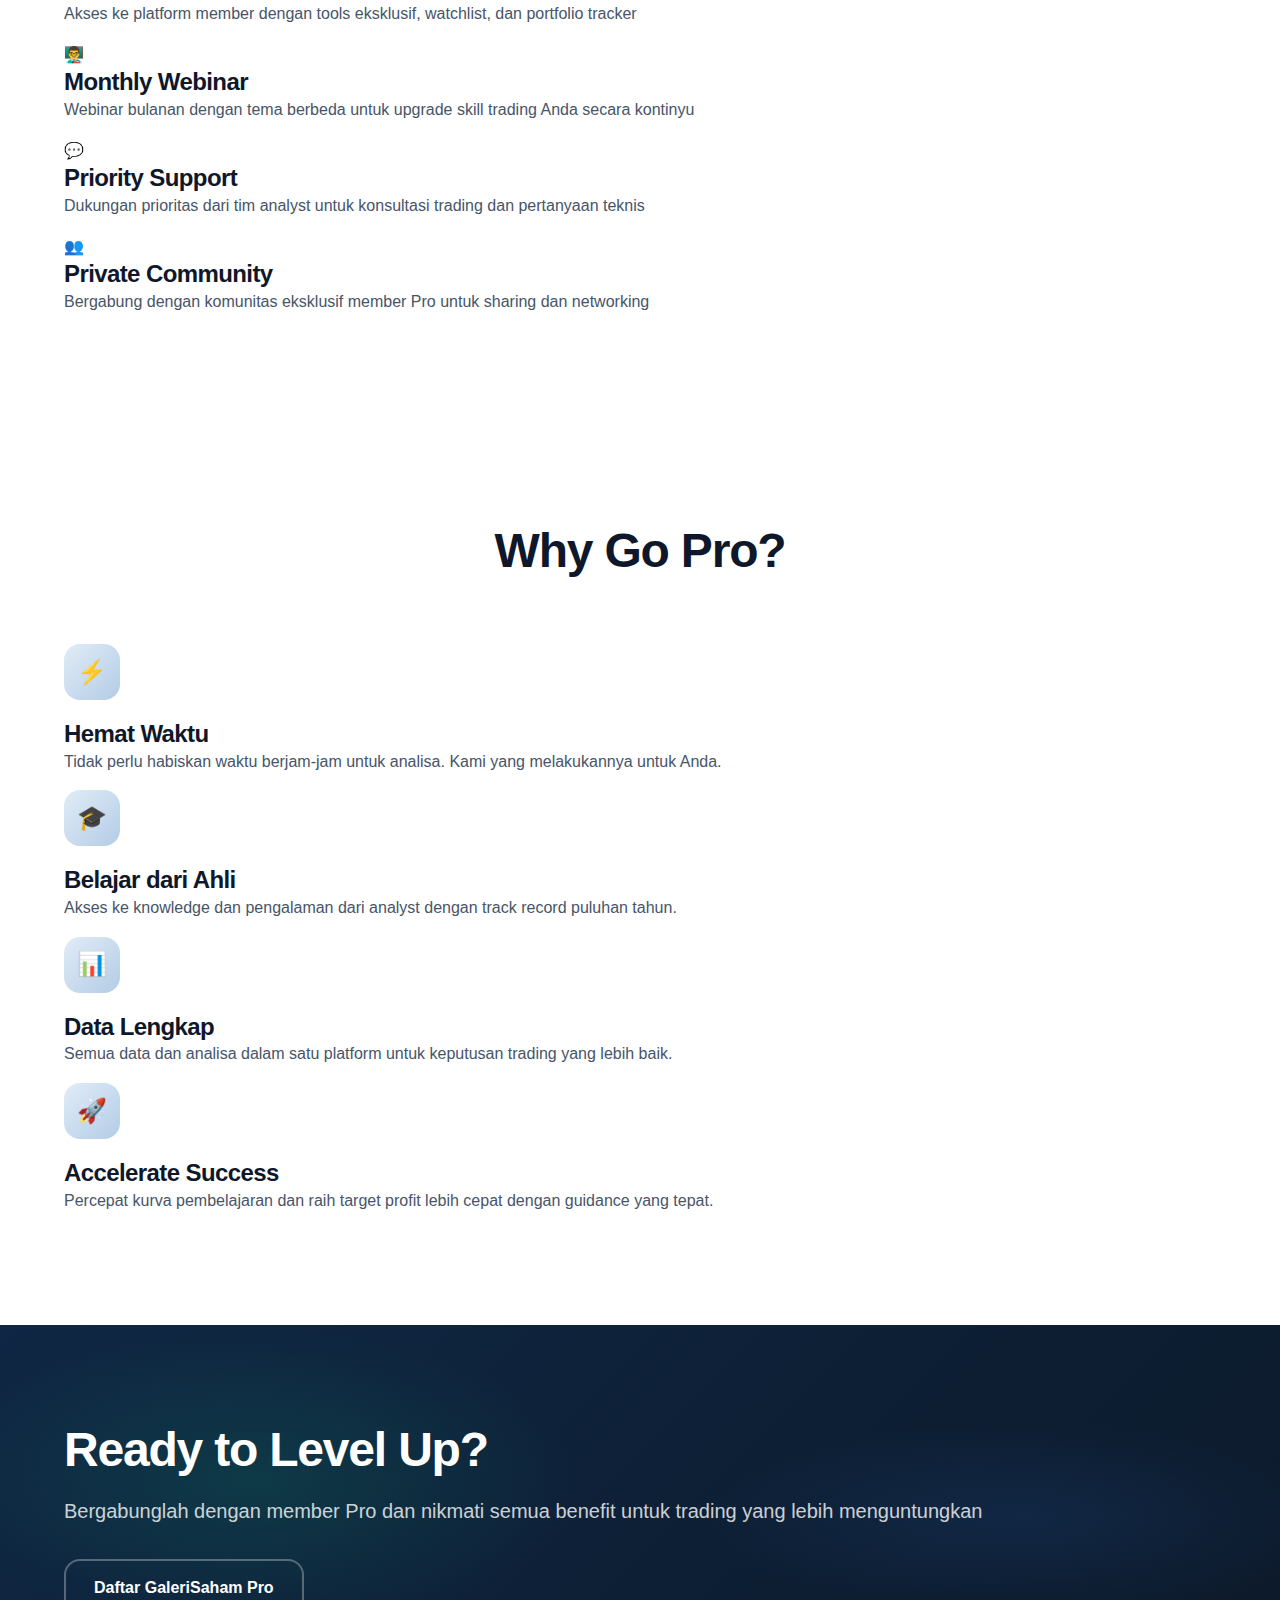
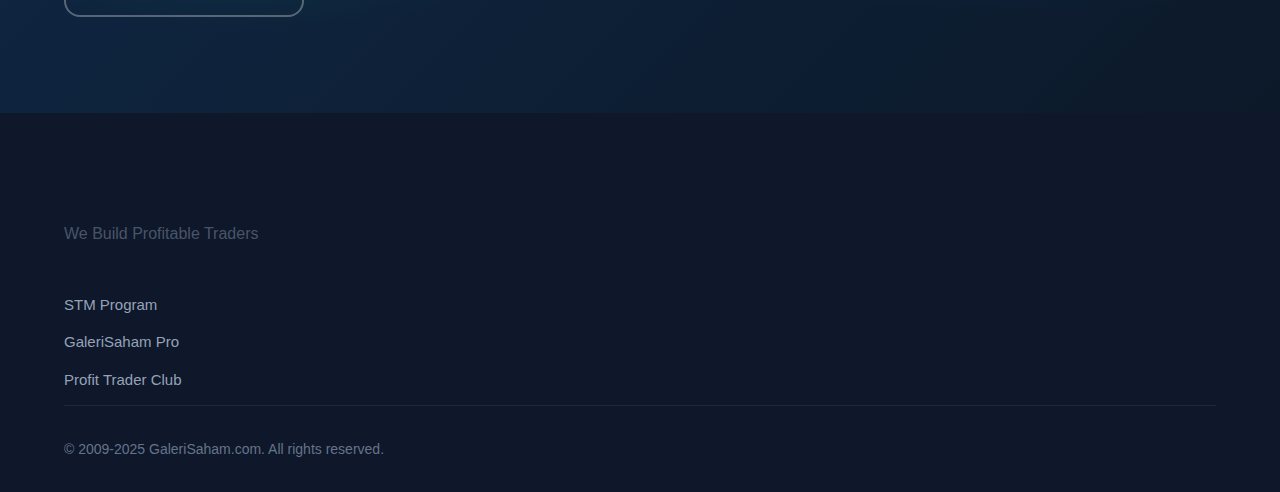
<file: pages/pro.html>
<!DOCTYPE html>
<html lang="id">
<head>
    <meta charset="UTF-8">
    <meta name="viewport" content="width=device-width,initial-scale=1.0">
    <meta name="description" content="GaleriSaham Pro - Membership Premium dengan akses penuh ke analisa dan tools eksklusif">
    <title>GaleriSaham Pro - Premium Membership</title>
    <link rel="stylesheet" href="../css/styles.css">
</head>
<body>
    <header>
        <nav class="container">
            <div class="logo"><a href="../index.html">Galeri<span>Saham</span></a></div>
            <ul class="nav-links">
                <li><a href="../index.html#home" data-i18n="nav.home">Beranda</a></li>
                <li><a href="../index.html#services" data-i18n="nav.services">Layanan</a></li>
                <li><a href="../index.html#about" data-i18n="nav.about">Tentang</a></li>
                <li><a href="../index.html#programs" data-i18n="nav.programs">Program</a></li>
                <li><a href="calendar.html" data-i18n="nav.calendar">Kalender</a></li>
                <li><a href="contact.html" data-i18n="nav.contact">Kontak</a></li>
            </ul>
            <div class="nav-right">
                <div class="lang-switcher">
                    <button class="lang-btn" data-lang="id">ID</button>
                    <button class="lang-btn" data-lang="en">EN</button>
                </div>
                <div class="menu-toggle">
                    <span></span>
                    <span></span>
                    <span></span>
                </div>
            </div>
        </nav>
    </header>

    <section class="hero">
        <div class="container">
            <h1 data-i18n="pro.heroTitle">GaleriSaham Pro</h1>
            <p data-i18n="pro.heroSubtitle">Membership Premium untuk Trader Serius</p>
            <a href="contact.html" class="btn btn-secondary" data-i18n="pro.heroBtn">Upgrade ke Pro</a>
        </div>
    </section>

    <section>
        <div class="container">
            <div class="section-header">
                <h2 data-i18n="pro.benefitsTitle">Premium Membership Benefits</h2>
                <p data-i18n="pro.benefitsSubtitle">Akses penuh ke semua tools dan analisa untuk maksimalkan profit trading Anda</p>
            </div>
            <div class="grid grid-2">
                <div class="card">
                    <div class="card-icon">📊</div>
                    <h3 data-i18n="pro.benefit1Title">Daily Market Analysis</h3>
                    <p data-i18n="pro.benefit1Desc">Analisa pasar komprehensif setiap hari sebelum market buka, termasuk outlook dan saham-saham yang menarik untuk hari itu</p>
                </div>
                <div class="card">
                    <div class="card-icon">🎯</div>
                    <h3 data-i18n="pro.benefit2Title">Trading Recommendations</h3>
                    <p data-i18n="pro.benefit2Desc">Rekomendasi saham dengan detail entry, target profit, cut loss, dan rasio untuk memaksimalkan peluang profit</p>
                </div>
                <div class="card">
                    <div class="card-icon">📈</div>
                    <h3 data-i18n="pro.benefit3Title">Technical & Fundamental Reports</h3>
                    <p data-i18n="pro.benefit3Desc">Laporan analisa teknikal dan fundamental mendalam untuk stock picking yang lebih akurat</p>
                </div>
                <div class="card">
                    <div class="card-icon">🔔</div>
                    <h3 data-i18n="pro.benefit4Title">Real-time Alert</h3>
                    <p data-i18n="pro.benefit4Desc">Notifikasi instant untuk pergerakan penting, breakout, dan peluang trading yang tidak boleh terlewat</p>
                </div>
                <div class="card">
                    <div class="card-icon">📱</div>
                    <h3 data-i18n="pro.benefit5Title">Exclusive Platform Access</h3>
                    <p data-i18n="pro.benefit5Desc">Akses ke platform member dengan tools eksklusif, watchlist, dan portfolio tracker</p>
                </div>
                <div class="card">
                    <div class="card-icon">👨‍🏫</div>
                    <h3 data-i18n="pro.benefit6Title">Monthly Webinar</h3>
                    <p data-i18n="pro.benefit6Desc">Webinar bulanan dengan tema berbeda untuk upgrade skill trading Anda secara kontinyu</p>
                </div>
                <div class="card">
                    <div class="card-icon">💬</div>
                    <h3 data-i18n="pro.benefit7Title">Priority Support</h3>
                    <p data-i18n="pro.benefit7Desc">Dukungan prioritas dari tim analyst untuk konsultasi trading dan pertanyaan teknis</p>
                </div>
                <div class="card">
                    <div class="card-icon">👥</div>
                    <h3 data-i18n="pro.benefit8Title">Private Community</h3>
                    <p data-i18n="pro.benefit8Desc">Bergabung dengan komunitas eksklusif member Pro untuk sharing dan networking</p>
                </div>
            </div>
        </div>
    </section>

    <section class="stats">
        <div class="container">
            <div class="section-header">
                <h2 data-i18n="pro.whyTitle">Why Go Pro?</h2>
            </div>
            <div class="grid grid-2">
                <div class="feature">
                    <div class="feature-icon">⚡</div>
                    <div class="feature-content">
                        <h3 data-i18n="pro.why1Title">Hemat Waktu</h3>
                        <p data-i18n="pro.why1Desc">Tidak perlu habiskan waktu berjam-jam untuk analisa. Kami yang melakukannya untuk Anda.</p>
                    </div>
                </div>
                <div class="feature">
                    <div class="feature-icon">🎓</div>
                    <div class="feature-content">
                        <h3 data-i18n="pro.why2Title">Belajar dari Ahli</h3>
                        <p data-i18n="pro.why2Desc">Akses ke knowledge dan pengalaman dari analyst dengan track record puluhan tahun.</p>
                    </div>
                </div>
                <div class="feature">
                    <div class="feature-icon">📊</div>
                    <div class="feature-content">
                        <h3 data-i18n="pro.why3Title">Data Lengkap</h3>
                        <p data-i18n="pro.why3Desc">Semua data dan analisa dalam satu platform untuk keputusan trading yang lebih baik.</p>
                    </div>
                </div>
                <div class="feature">
                    <div class="feature-icon">🚀</div>
                    <div class="feature-content">
                        <h3 data-i18n="pro.why4Title">Accelerate Success</h3>
                        <p data-i18n="pro.why4Desc">Percepat kurva pembelajaran dan raih target profit lebih cepat dengan guidance yang tepat.</p>
                    </div>
                </div>
            </div>
        </div>
    </section>

    <section class="cta">
        <div class="container">
            <h2 data-i18n="pro.ctaTitle">Ready to Level Up?</h2>
            <p data-i18n="pro.ctaText">Bergabunglah dengan member Pro dan nikmati semua benefit untuk trading yang lebih menguntungkan</p>
            <a href="contact.html" class="btn btn-secondary" data-i18n="pro.ctaBtn">Daftar GaleriSaham Pro</a>
        </div>
    </section>

    <footer>
        <div class="container">
            <div class="footer-content">
                <div class="footer-section">
                    <h3>GaleriSaham</h3>
                    <p>We Build Profitable Traders</p>
                </div>
                <div class="footer-section">
                    <h3 data-i18n="footer.programTitle">Program</h3>
                    <ul>
                        <li><a href="stm.html" data-i18n="footer.stmProgram">STM Program</a></li>
                        <li><a href="pro.html" data-i18n="footer.proMembership">GaleriSaham Pro</a></li>
                        <li><a href="workshop.html" data-i18n="footer.workshop">Workshop</a></li>
                    </ul>
                </div>
            </div>
            <div class="footer-bottom">
                <p>&copy; 2009-2025 GaleriSaham.com. All rights reserved.</p>
            </div>
        </div>
    </footer>

    <script src="../js/translations.js" defer></script>
    <script src="../js/main.js" defer></script>
</body>
</html>
</file>
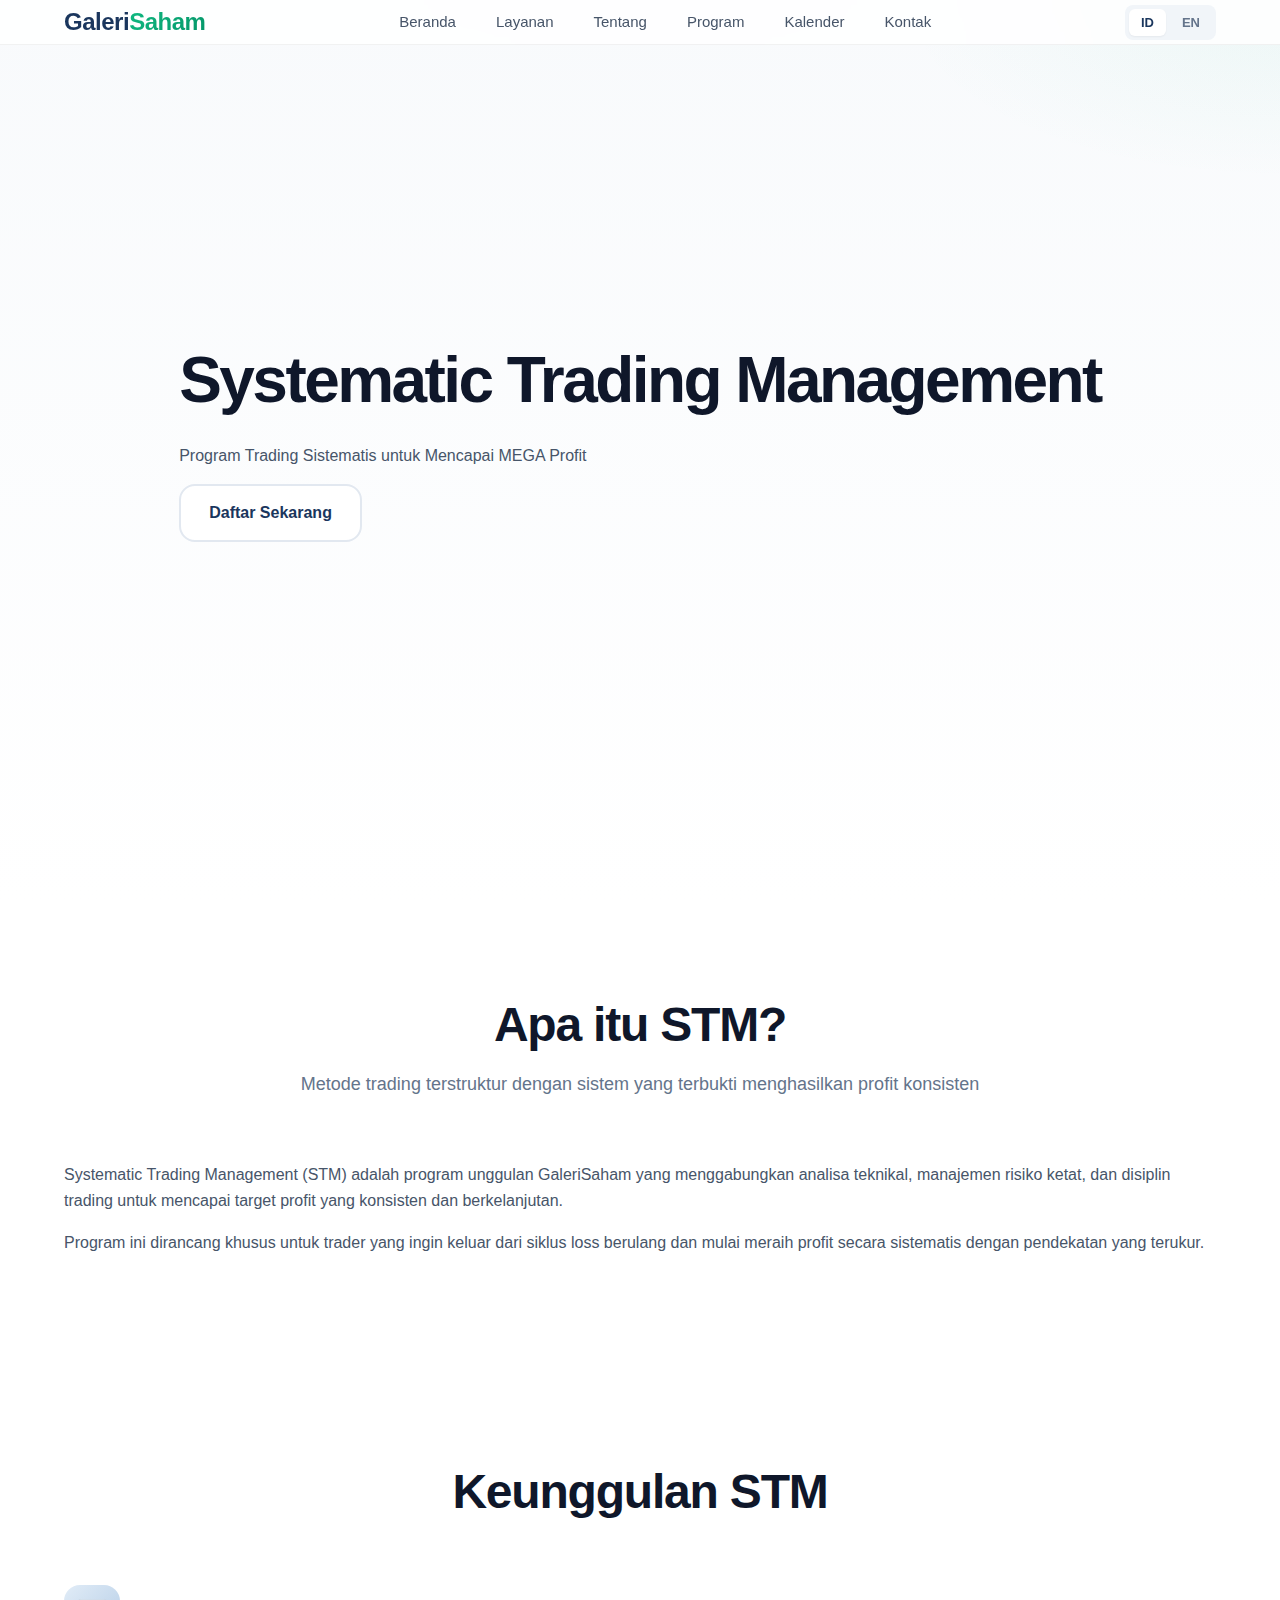
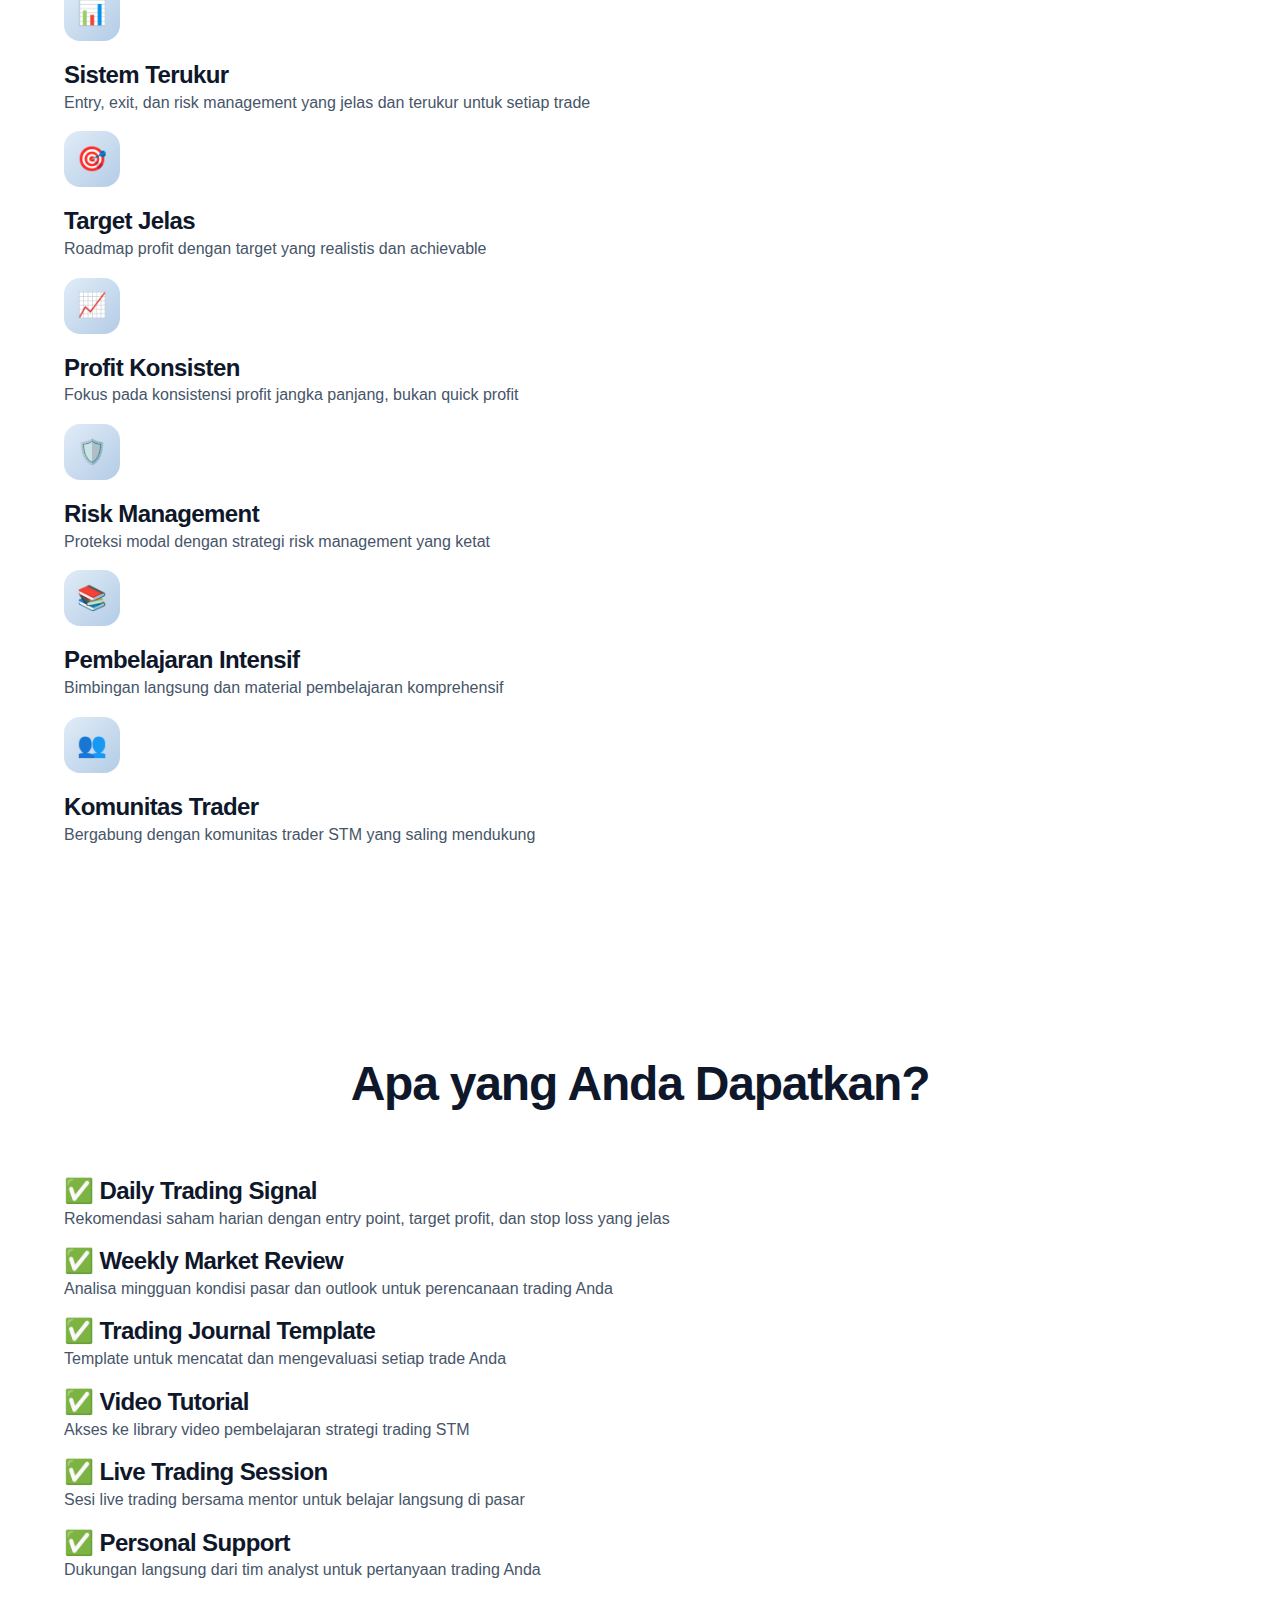
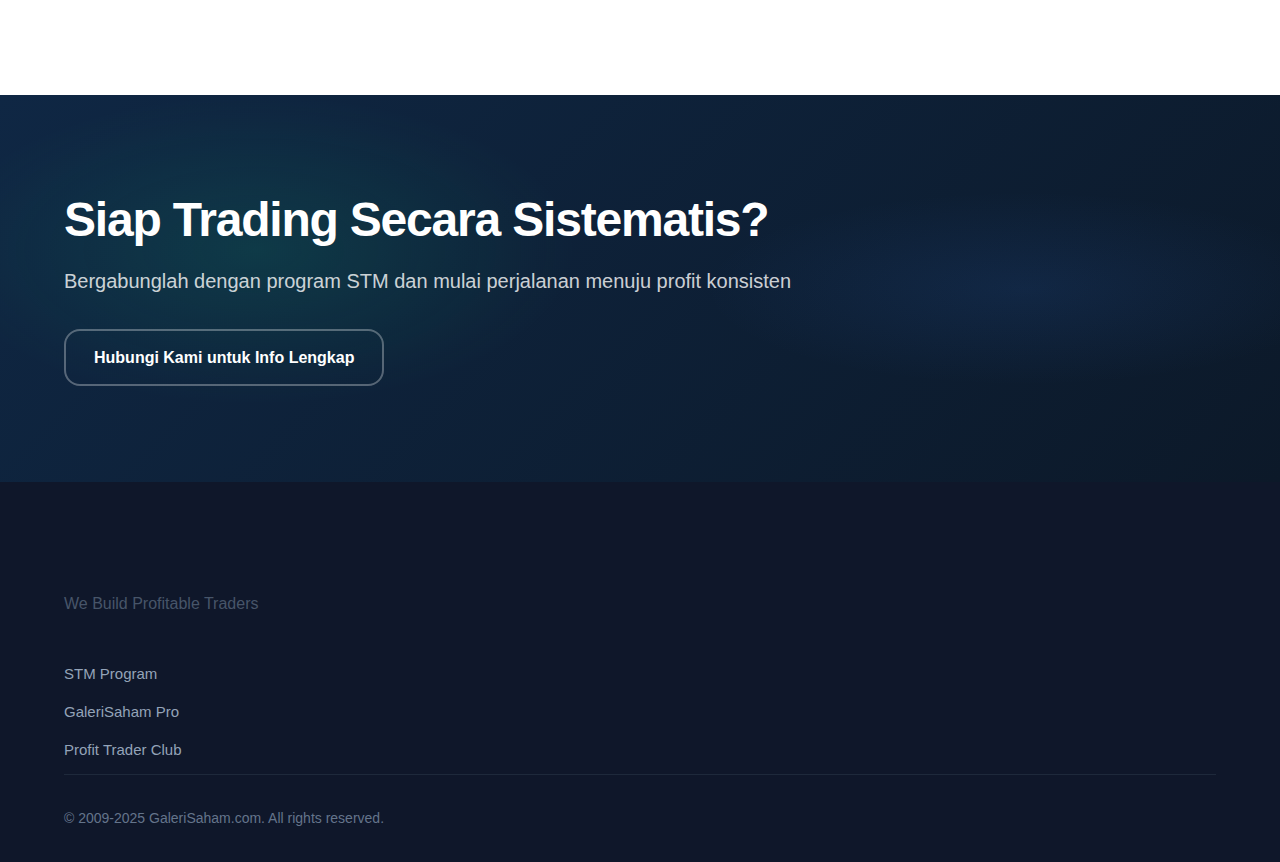
<file: pages/stm.html>
<!DOCTYPE html>
<html lang="id">
<head>
    <meta charset="UTF-8">
    <meta name="viewport" content="width=device-width,initial-scale=1.0">
    <meta name="description" content="STM - Systematic Trading Management untuk MEGA Profit dengan pendekatan trading sistematis">
    <title>STM - Systematic Trading Management - GaleriSaham</title>
    <link rel="stylesheet" href="../css/styles.css">
</head>
<body>
    <header>
        <nav class="container">
            <div class="logo"><a href="../index.html">Galeri<span>Saham</span></a></div>
            <ul class="nav-links">
                <li><a href="../index.html#home" data-i18n="nav.home">Beranda</a></li>
                <li><a href="../index.html#services" data-i18n="nav.services">Layanan</a></li>
                <li><a href="../index.html#about" data-i18n="nav.about">Tentang</a></li>
                <li><a href="../index.html#programs" data-i18n="nav.programs">Program</a></li>
                <li><a href="calendar.html" data-i18n="nav.calendar">Kalender</a></li>
                <li><a href="contact.html" data-i18n="nav.contact">Kontak</a></li>
            </ul>
            <div class="nav-right">
                <div class="lang-switcher">
                    <button class="lang-btn" data-lang="id">ID</button>
                    <button class="lang-btn" data-lang="en">EN</button>
                </div>
                <div class="menu-toggle">
                    <span></span>
                    <span></span>
                    <span></span>
                </div>
            </div>
        </nav>
    </header>

    <section class="hero">
        <div class="container">
            <h1 data-i18n="stm.heroTitle">Systematic Trading Management</h1>
            <p data-i18n="stm.heroSubtitle">Program Trading Sistematis untuk Mencapai MEGA Profit</p>
            <a href="contact.html" class="btn btn-secondary" data-i18n="stm.heroBtn">Daftar Sekarang</a>
        </div>
    </section>

    <section>
        <div class="container">
            <div class="section-header">
                <h2 data-i18n="stm.aboutTitle">Apa itu STM?</h2>
                <p data-i18n="stm.aboutSubtitle">Metode trading terstruktur dengan sistem yang terbukti menghasilkan profit konsisten</p>
            </div>
            <div class="card">
                <p data-i18n="stm.aboutText1">Systematic Trading Management (STM) adalah program unggulan GaleriSaham yang menggabungkan analisa teknikal, manajemen risiko ketat, dan disiplin trading untuk mencapai target profit yang konsisten dan berkelanjutan.</p>
                <p style="margin-top:1rem" data-i18n="stm.aboutText2">Program ini dirancang khusus untuk trader yang ingin keluar dari siklus loss berulang dan mulai meraih profit secara sistematis dengan pendekatan yang terukur.</p>
            </div>
        </div>
    </section>

    <section class="stats">
        <div class="container">
            <div class="section-header">
                <h2 data-i18n="stm.advTitle">Keunggulan STM</h2>
            </div>
            <div class="grid grid-3">
                <div class="feature">
                    <div class="feature-icon">📊</div>
                    <div class="feature-content">
                        <h3 data-i18n="stm.adv1Title">Sistem Terukur</h3>
                        <p data-i18n="stm.adv1Desc">Entry, exit, dan risk management yang jelas dan terukur untuk setiap trade</p>
                    </div>
                </div>
                <div class="feature">
                    <div class="feature-icon">🎯</div>
                    <div class="feature-content">
                        <h3 data-i18n="stm.adv2Title">Target Jelas</h3>
                        <p data-i18n="stm.adv2Desc">Roadmap profit dengan target yang realistis dan achievable</p>
                    </div>
                </div>
                <div class="feature">
                    <div class="feature-icon">📈</div>
                    <div class="feature-content">
                        <h3 data-i18n="stm.adv3Title">Profit Konsisten</h3>
                        <p data-i18n="stm.adv3Desc">Fokus pada konsistensi profit jangka panjang, bukan quick profit</p>
                    </div>
                </div>
                <div class="feature">
                    <div class="feature-icon">🛡️</div>
                    <div class="feature-content">
                        <h3 data-i18n="stm.adv4Title">Risk Management</h3>
                        <p data-i18n="stm.adv4Desc">Proteksi modal dengan strategi risk management yang ketat</p>
                    </div>
                </div>
                <div class="feature">
                    <div class="feature-icon">📚</div>
                    <div class="feature-content">
                        <h3 data-i18n="stm.adv5Title">Pembelajaran Intensif</h3>
                        <p data-i18n="stm.adv5Desc">Bimbingan langsung dan material pembelajaran komprehensif</p>
                    </div>
                </div>
                <div class="feature">
                    <div class="feature-icon">👥</div>
                    <div class="feature-content">
                        <h3 data-i18n="stm.adv6Title">Komunitas Trader</h3>
                        <p data-i18n="stm.adv6Desc">Bergabung dengan komunitas trader STM yang saling mendukung</p>
                    </div>
                </div>
            </div>
        </div>
    </section>

    <section>
        <div class="container">
            <div class="section-header">
                <h2 data-i18n="stm.getTitle">Apa yang Anda Dapatkan?</h2>
            </div>
            <div class="grid grid-2">
                <div class="card">
                    <h3>✅ <span data-i18n="stm.get1Title">Daily Trading Signal</span></h3>
                    <p data-i18n="stm.get1Desc">Rekomendasi saham harian dengan entry point, target profit, dan stop loss yang jelas</p>
                </div>
                <div class="card">
                    <h3>✅ <span data-i18n="stm.get2Title">Weekly Market Review</span></h3>
                    <p data-i18n="stm.get2Desc">Analisa mingguan kondisi pasar dan outlook untuk perencanaan trading Anda</p>
                </div>
                <div class="card">
                    <h3>✅ <span data-i18n="stm.get3Title">Trading Journal Template</span></h3>
                    <p data-i18n="stm.get3Desc">Template untuk mencatat dan mengevaluasi setiap trade Anda</p>
                </div>
                <div class="card">
                    <h3>✅ <span data-i18n="stm.get4Title">Video Tutorial</span></h3>
                    <p data-i18n="stm.get4Desc">Akses ke library video pembelajaran strategi trading STM</p>
                </div>
                <div class="card">
                    <h3>✅ <span data-i18n="stm.get5Title">Live Trading Session</span></h3>
                    <p data-i18n="stm.get5Desc">Sesi live trading bersama mentor untuk belajar langsung di pasar</p>
                </div>
                <div class="card">
                    <h3>✅ <span data-i18n="stm.get6Title">Personal Support</span></h3>
                    <p data-i18n="stm.get6Desc">Dukungan langsung dari tim analyst untuk pertanyaan trading Anda</p>
                </div>
            </div>
        </div>
    </section>

    <section class="cta">
        <div class="container">
            <h2 data-i18n="stm.ctaTitle">Siap Trading Secara Sistematis?</h2>
            <p data-i18n="stm.ctaText">Bergabunglah dengan program STM dan mulai perjalanan menuju profit konsisten</p>
            <a href="contact.html" class="btn btn-secondary" data-i18n="stm.ctaBtn">Hubungi Kami untuk Info Lengkap</a>
        </div>
    </section>

    <footer>
        <div class="container">
            <div class="footer-content">
                <div class="footer-section">
                    <h3>GaleriSaham</h3>
                    <p>We Build Profitable Traders</p>
                </div>
                <div class="footer-section">
                    <h3 data-i18n="footer.programTitle">Program</h3>
                    <ul>
                        <li><a href="stm.html" data-i18n="footer.stmProgram">STM Program</a></li>
                        <li><a href="pro.html" data-i18n="footer.proMembership">GaleriSaham Pro</a></li>
                        <li><a href="workshop.html" data-i18n="footer.workshop">Workshop</a></li>
                    </ul>
                </div>
            </div>
            <div class="footer-bottom">
                <p>&copy; 2009-2025 GaleriSaham.com. All rights reserved.</p>
            </div>
        </div>
    </footer>

    <script src="../js/translations.js" defer></script>
    <script src="../js/main.js" defer></script>
</body>
</html>
</file>
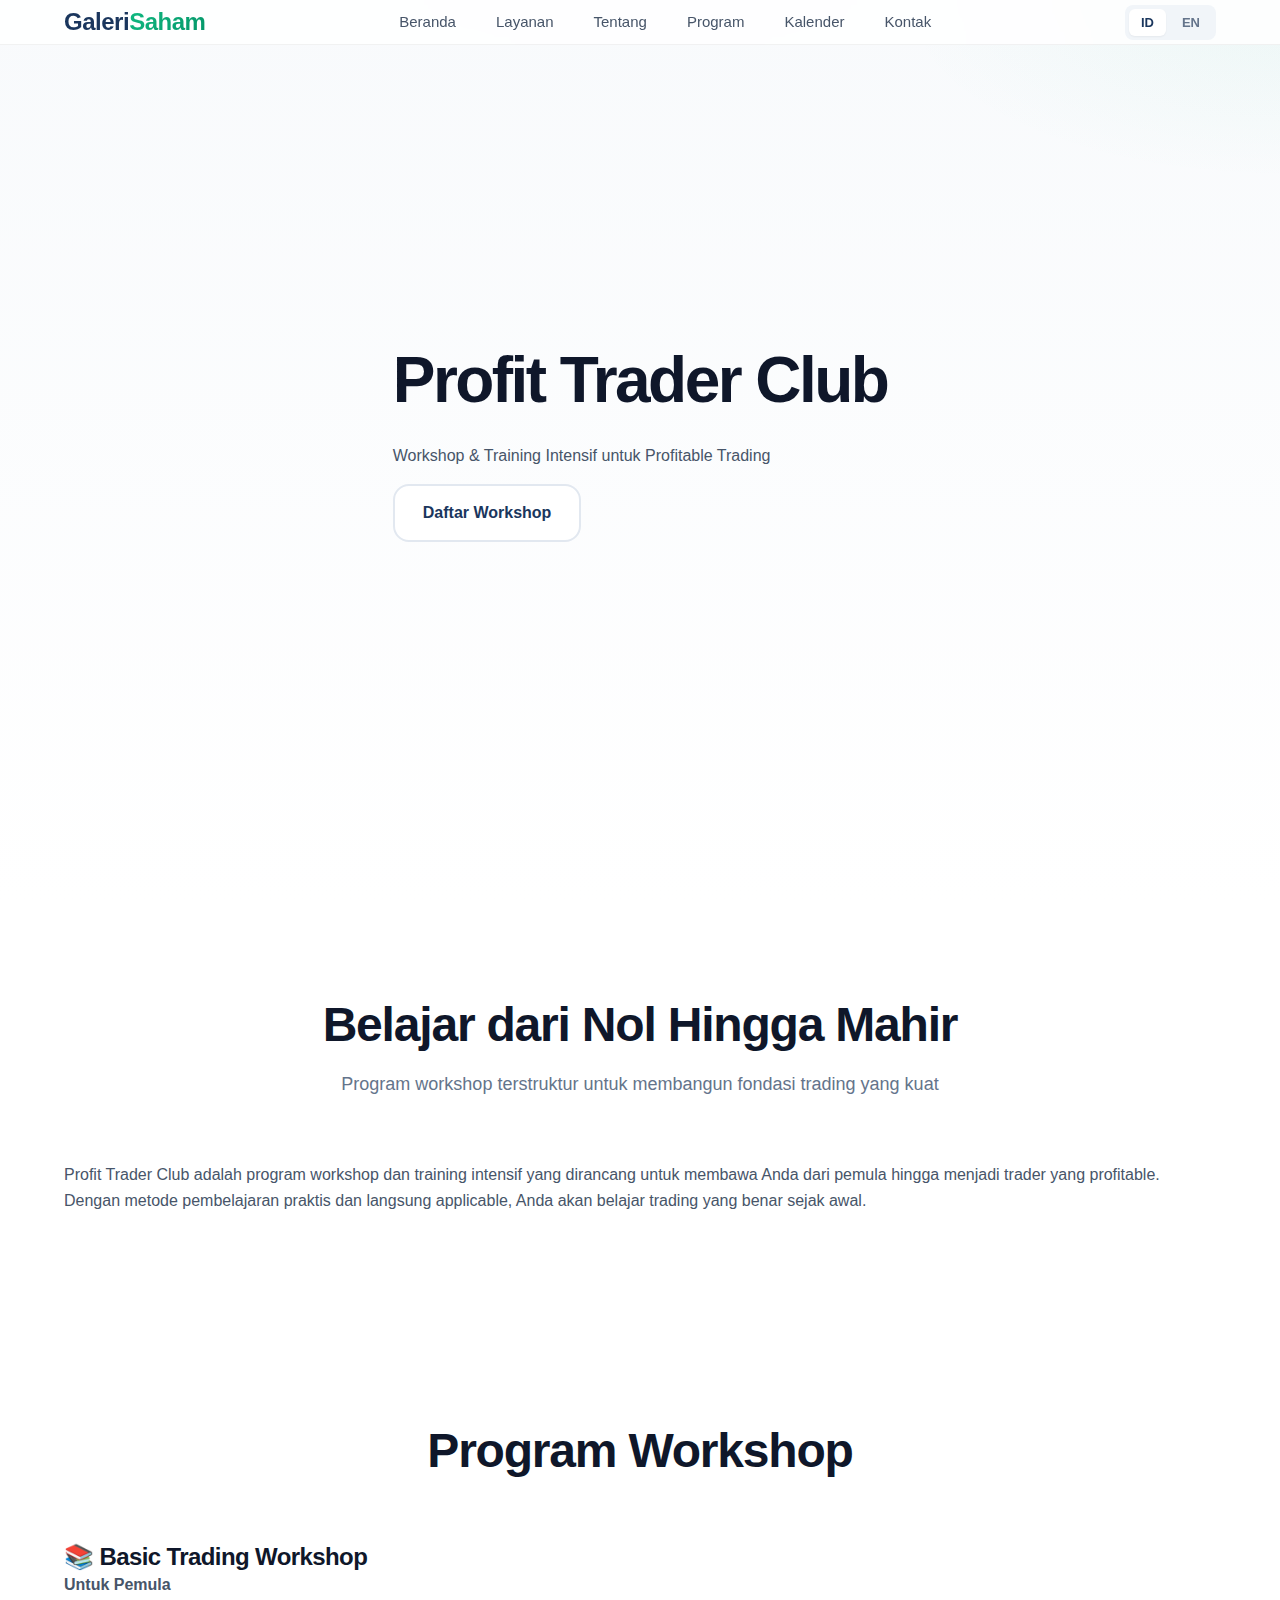
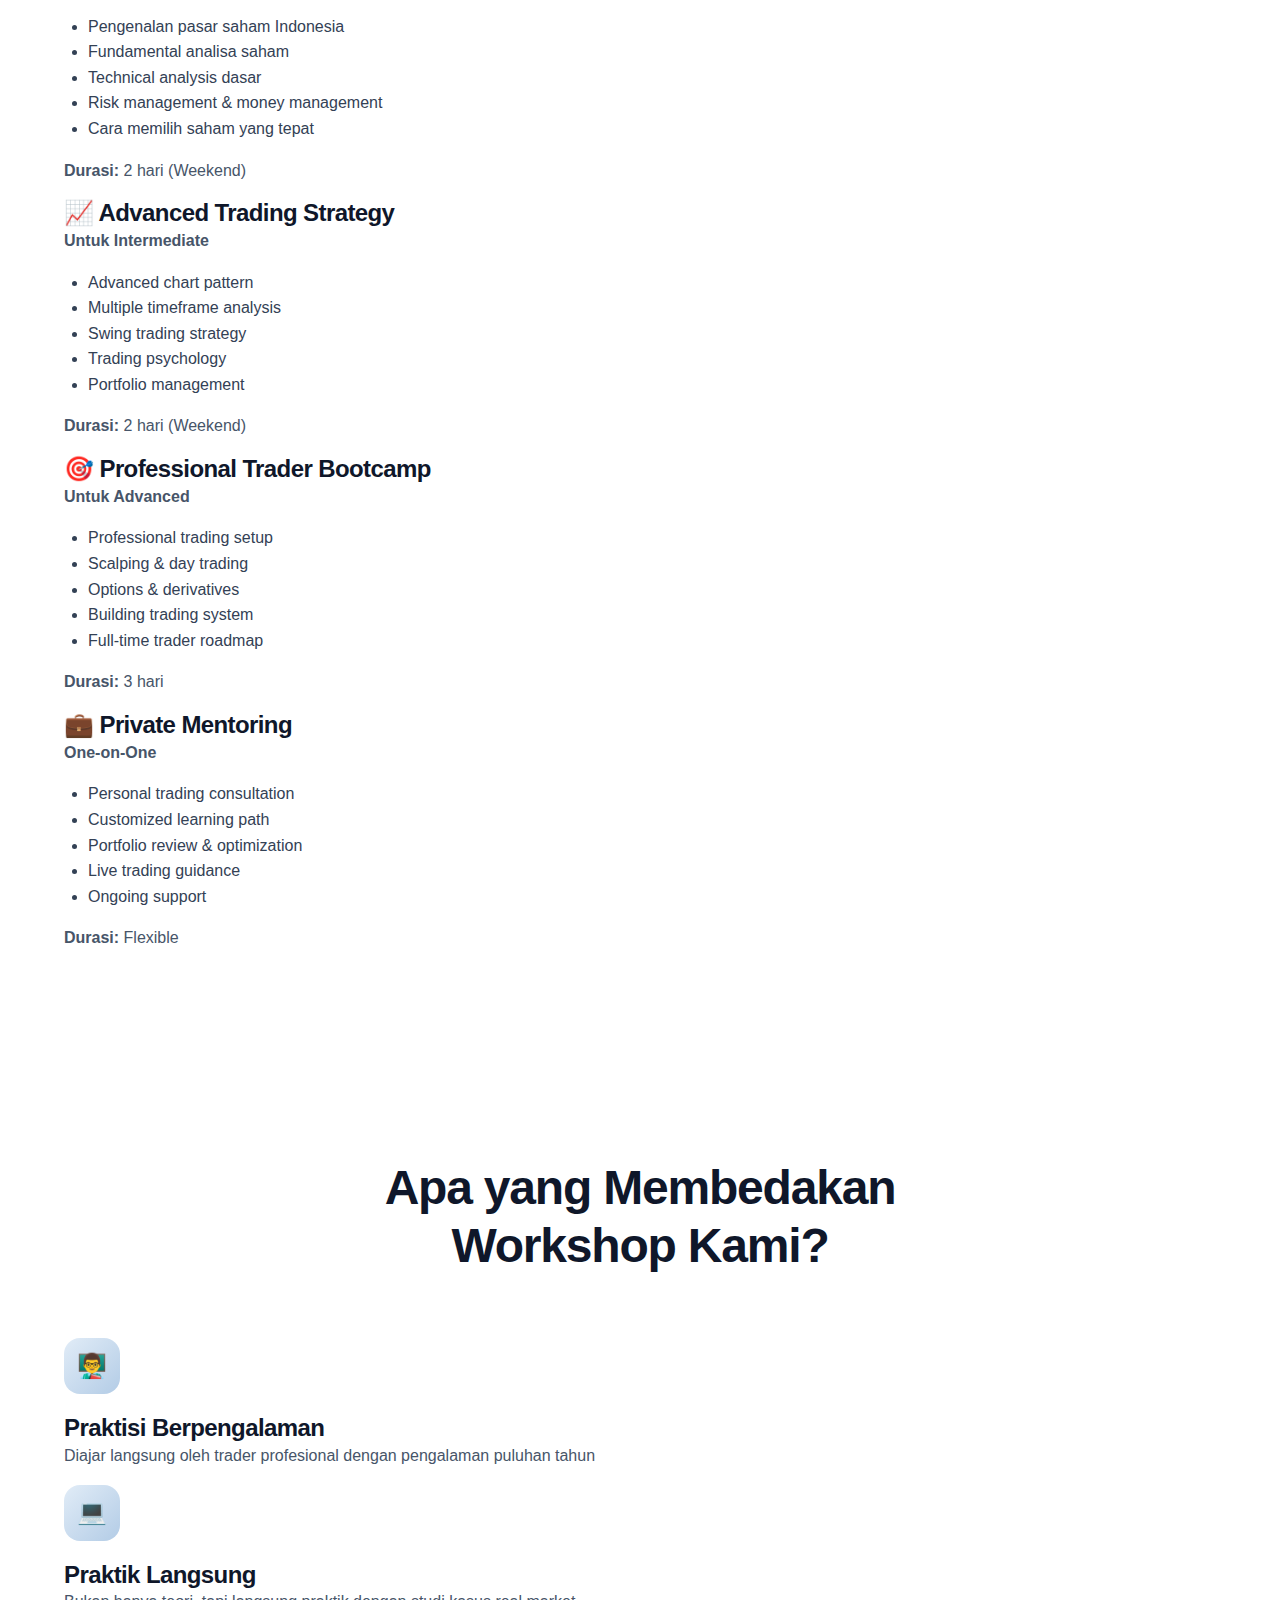
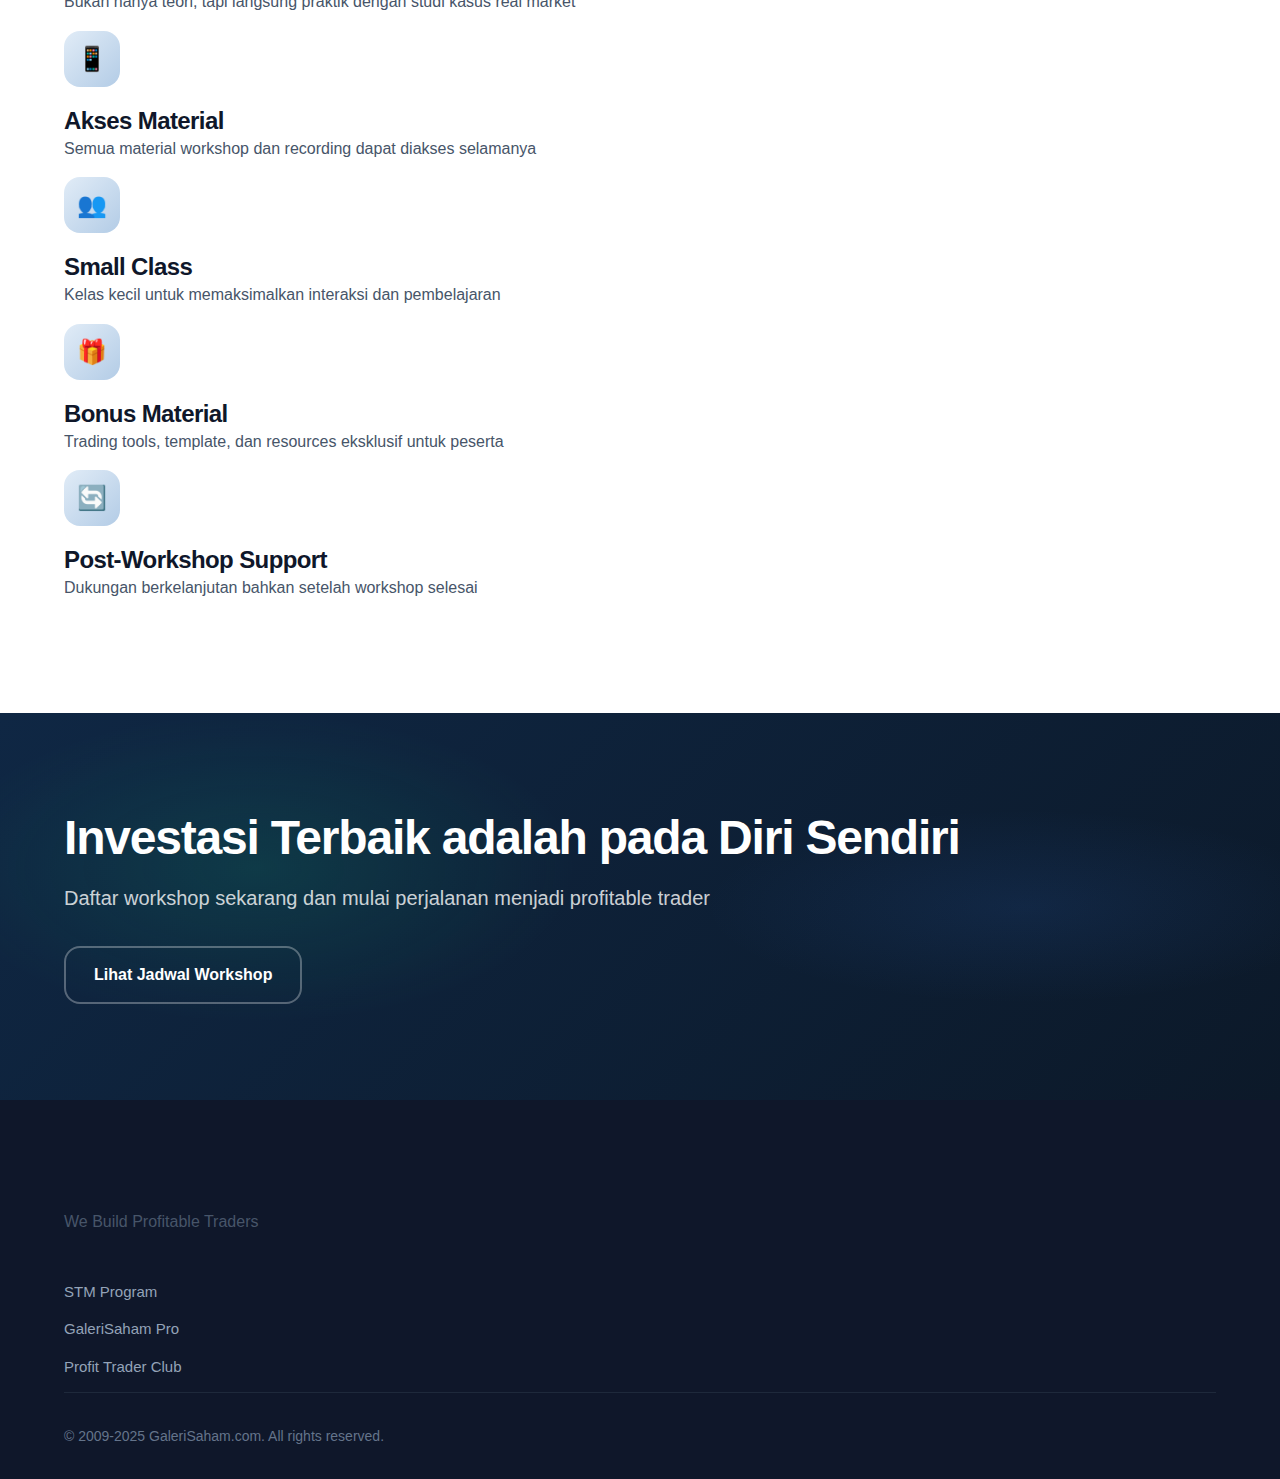
<file: pages/workshop.html>
<!DOCTYPE html>
<html lang="id">
<head>
    <meta charset="UTF-8">
    <meta name="viewport" content="width=device-width,initial-scale=1.0">
    <meta name="description" content="Profit Trader Club - Workshop dan Training Intensif untuk Membangun Skill Trading">
    <title>Workshop - Profit Trader Club - GaleriSaham</title>
    <link rel="stylesheet" href="../css/styles.css">
</head>
<body>
    <header>
        <nav class="container">
            <div class="logo"><a href="../index.html">Galeri<span>Saham</span></a></div>
            <ul class="nav-links">
                <li><a href="../index.html#home" data-i18n="nav.home">Beranda</a></li>
                <li><a href="../index.html#services" data-i18n="nav.services">Layanan</a></li>
                <li><a href="../index.html#about" data-i18n="nav.about">Tentang</a></li>
                <li><a href="../index.html#programs" data-i18n="nav.programs">Program</a></li>
                <li><a href="calendar.html" data-i18n="nav.calendar">Kalender</a></li>
                <li><a href="contact.html" data-i18n="nav.contact">Kontak</a></li>
            </ul>
            <div class="nav-right">
                <div class="lang-switcher">
                    <button class="lang-btn" data-lang="id">ID</button>
                    <button class="lang-btn" data-lang="en">EN</button>
                </div>
                <div class="menu-toggle">
                    <span></span>
                    <span></span>
                    <span></span>
                </div>
            </div>
        </nav>
    </header>

    <section class="hero">
        <div class="container">
            <h1 data-i18n="workshop.heroTitle">Profit Trader Club</h1>
            <p data-i18n="workshop.heroSubtitle">Workshop & Training Intensif untuk Profitable Trading</p>
            <a href="contact.html" class="btn btn-secondary" data-i18n="workshop.heroBtn">Daftar Workshop</a>
        </div>
    </section>

    <section>
        <div class="container">
            <div class="section-header">
                <h2 data-i18n="workshop.aboutTitle">Belajar dari Nol Hingga Mahir</h2>
                <p data-i18n="workshop.aboutSubtitle">Program workshop terstruktur untuk membangun fondasi trading yang kuat</p>
            </div>
            <div class="card">
                <p data-i18n="workshop.aboutText">Profit Trader Club adalah program workshop dan training intensif yang dirancang untuk membawa Anda dari pemula hingga menjadi trader yang profitable. Dengan metode pembelajaran praktis dan langsung applicable, Anda akan belajar trading yang benar sejak awal.</p>
            </div>
        </div>
    </section>

    <section class="stats">
        <div class="container">
            <div class="section-header">
                <h2>Program Workshop</h2>
            </div>
            <div class="grid grid-2">
                <div class="card">
                    <h3>📚 <span data-i18n="workshop.workshop1Title">Basic Trading Workshop</span></h3>
                    <p><strong data-i18n="workshop.workshop1Level">Untuk Pemula</strong></p>
                    <ul style="text-align:left;margin:1rem 0;padding-left:1.5rem">
                        <li data-i18n="workshop.workshop1Feature1">Pengenalan pasar saham Indonesia</li>
                        <li data-i18n="workshop.workshop1Feature2">Fundamental analisa saham</li>
                        <li data-i18n="workshop.workshop1Feature3">Technical analysis dasar</li>
                        <li data-i18n="workshop.workshop1Feature4">Risk management & money management</li>
                        <li data-i18n="workshop.workshop1Feature5">Cara memilih saham yang tepat</li>
                    </ul>
                    <p><strong>Durasi:</strong> <span data-i18n="workshop.workshop1Duration">2 hari (Weekend)</span></p>
                </div>
                <div class="card">
                    <h3>📈 <span data-i18n="workshop.workshop2Title">Advanced Trading Strategy</span></h3>
                    <p><strong data-i18n="workshop.workshop2Level">Untuk Intermediate</strong></p>
                    <ul style="text-align:left;margin:1rem 0;padding-left:1.5rem">
                        <li data-i18n="workshop.workshop2Feature1">Advanced chart pattern</li>
                        <li data-i18n="workshop.workshop2Feature2">Multiple timeframe analysis</li>
                        <li data-i18n="workshop.workshop2Feature3">Swing trading strategy</li>
                        <li data-i18n="workshop.workshop2Feature4">Trading psychology</li>
                        <li data-i18n="workshop.workshop2Feature5">Portfolio management</li>
                    </ul>
                    <p><strong>Durasi:</strong> <span data-i18n="workshop.workshop2Duration">2 hari (Weekend)</span></p>
                </div>
                <div class="card">
                    <h3>🎯 <span data-i18n="workshop.workshop3Title">Professional Trader Bootcamp</span></h3>
                    <p><strong data-i18n="workshop.workshop3Level">Untuk Advanced</strong></p>
                    <ul style="text-align:left;margin:1rem 0;padding-left:1.5rem">
                        <li data-i18n="workshop.workshop3Feature1">Professional trading setup</li>
                        <li data-i18n="workshop.workshop3Feature2">Scalping & day trading</li>
                        <li data-i18n="workshop.workshop3Feature3">Options & derivatives</li>
                        <li data-i18n="workshop.workshop3Feature4">Building trading system</li>
                        <li data-i18n="workshop.workshop3Feature5">Full-time trader roadmap</li>
                    </ul>
                    <p><strong>Durasi:</strong> <span data-i18n="workshop.workshop3Duration">3 hari</span></p>
                </div>
                <div class="card">
                    <h3>💼 <span data-i18n="workshop.workshop4Title">Private Mentoring</span></h3>
                    <p><strong data-i18n="workshop.workshop4Level">One-on-One</strong></p>
                    <ul style="text-align:left;margin:1rem 0;padding-left:1.5rem">
                        <li data-i18n="workshop.workshop4Feature1">Personal trading consultation</li>
                        <li data-i18n="workshop.workshop4Feature2">Customized learning path</li>
                        <li data-i18n="workshop.workshop4Feature3">Portfolio review & optimization</li>
                        <li data-i18n="workshop.workshop4Feature4">Live trading guidance</li>
                        <li data-i18n="workshop.workshop4Feature5">Ongoing support</li>
                    </ul>
                    <p><strong>Durasi:</strong> <span data-i18n="workshop.workshop4Duration">Flexible</span></p>
                </div>
            </div>
        </div>
    </section>

    <section>
        <div class="container">
            <div class="section-header">
                <h2 data-i18n="workshop.diffTitle">Apa yang Membedakan Workshop Kami?</h2>
            </div>
            <div class="grid grid-3">
                <div class="feature">
                    <div class="feature-icon">👨‍🏫</div>
                    <div class="feature-content">
                        <h3 data-i18n="workshop.diff1Title">Praktisi Berpengalaman</h3>
                        <p data-i18n="workshop.diff1Desc">Diajar langsung oleh trader profesional dengan pengalaman puluhan tahun</p>
                    </div>
                </div>
                <div class="feature">
                    <div class="feature-icon">💻</div>
                    <div class="feature-content">
                        <h3 data-i18n="workshop.diff2Title">Praktik Langsung</h3>
                        <p data-i18n="workshop.diff2Desc">Bukan hanya teori, tapi langsung praktik dengan studi kasus real market</p>
                    </div>
                </div>
                <div class="feature">
                    <div class="feature-icon">📱</div>
                    <div class="feature-content">
                        <h3 data-i18n="workshop.diff3Title">Akses Material</h3>
                        <p data-i18n="workshop.diff3Desc">Semua material workshop dan recording dapat diakses selamanya</p>
                    </div>
                </div>
                <div class="feature">
                    <div class="feature-icon">👥</div>
                    <div class="feature-content">
                        <h3 data-i18n="workshop.diff4Title">Small Class</h3>
                        <p data-i18n="workshop.diff4Desc">Kelas kecil untuk memaksimalkan interaksi dan pembelajaran</p>
                    </div>
                </div>
                <div class="feature">
                    <div class="feature-icon">🎁</div>
                    <div class="feature-content">
                        <h3 data-i18n="workshop.diff5Title">Bonus Material</h3>
                        <p data-i18n="workshop.diff5Desc">Trading tools, template, dan resources eksklusif untuk peserta</p>
                    </div>
                </div>
                <div class="feature">
                    <div class="feature-icon">🔄</div>
                    <div class="feature-content">
                        <h3 data-i18n="workshop.diff6Title">Post-Workshop Support</h3>
                        <p data-i18n="workshop.diff6Desc">Dukungan berkelanjutan bahkan setelah workshop selesai</p>
                    </div>
                </div>
            </div>
        </div>
    </section>

    <section class="cta">
        <div class="container">
            <h2 data-i18n="workshop.ctaTitle">Investasi Terbaik adalah pada Diri Sendiri</h2>
            <p data-i18n="workshop.ctaText">Daftar workshop sekarang dan mulai perjalanan menjadi profitable trader</p>
            <a href="contact.html" class="btn btn-secondary" data-i18n="workshop.ctaBtn">Lihat Jadwal Workshop</a>
        </div>
    </section>

    <footer>
        <div class="container">
            <div class="footer-content">
                <div class="footer-section">
                    <h3>GaleriSaham</h3>
                    <p>We Build Profitable Traders</p>
                </div>
                <div class="footer-section">
                    <h3 data-i18n="footer.programTitle">Program</h3>
                    <ul>
                        <li><a href="stm.html" data-i18n="footer.stmProgram">STM Program</a></li>
                        <li><a href="pro.html" data-i18n="footer.proMembership">GaleriSaham Pro</a></li>
                        <li><a href="workshop.html" data-i18n="footer.workshop">Workshop</a></li>
                    </ul>
                </div>
            </div>
            <div class="footer-bottom">
                <p>&copy; 2009-2025 GaleriSaham.com. All rights reserved.</p>
            </div>
        </div>
    </footer>

    <script src="../js/translations.js" defer></script>
    <script src="../js/main.js" defer></script>
</body>
</html>
</file>
<file: css/styles.css>
/* GaleriSaham - Modern Landing Page Design */
/* Design System: Clean, Professional, Trust-Inspiring */

/* ========================================
   CSS RESET & BASE
======================================== */
*, *::before, *::after {
  margin: 0;
  padding: 0;
  box-sizing: border-box;
}

:root {
  /* Primary Colors - Deep Professional Blue */
  --primary-900: #0c1929;
  --primary-800: #0f2744;
  --primary-700: #1a365d;
  --primary-600: #234876;
  --primary-500: #2d5a8a;
  --primary-400: #4a7ab0;
  --primary-300: #7aa3d0;
  --primary-200: #b3cce6;
  --primary-100: #e1ecf7;

  /* Accent - Success Green (Represents Profit/Growth) */
  --accent-500: #10b981;
  --accent-400: #34d399;
  --accent-600: #059669;

  /* Secondary Accent - Warm Amber */
  --amber-500: #f59e0b;
  --amber-400: #fbbf24;
  --amber-600: #d97706;

  /* Neutrals */
  --slate-900: #0f172a;
  --slate-800: #1e293b;
  --slate-700: #334155;
  --slate-600: #475569;
  --slate-500: #64748b;
  --slate-400: #94a3b8;
  --slate-300: #cbd5e1;
  --slate-200: #e2e8f0;
  --slate-100: #f1f5f9;
  --slate-50: #f8fafc;
  --white: #ffffff;

  /* Functional */
  --shadow-sm: 0 1px 2px 0 rgb(0 0 0 / 0.05);
  --shadow: 0 1px 3px 0 rgb(0 0 0 / 0.1), 0 1px 2px -1px rgb(0 0 0 / 0.1);
  --shadow-md: 0 4px 6px -1px rgb(0 0 0 / 0.1), 0 2px 4px -2px rgb(0 0 0 / 0.1);
  --shadow-lg: 0 10px 15px -3px rgb(0 0 0 / 0.1), 0 4px 6px -4px rgb(0 0 0 / 0.1);
  --shadow-xl: 0 20px 25px -5px rgb(0 0 0 / 0.1), 0 8px 10px -6px rgb(0 0 0 / 0.1);
  --shadow-2xl: 0 25px 50px -12px rgb(0 0 0 / 0.25);

  /* Border Radius */
  --radius-sm: 0.375rem;
  --radius: 0.5rem;
  --radius-md: 0.75rem;
  --radius-lg: 1rem;
  --radius-xl: 1.5rem;
  --radius-2xl: 2rem;
  --radius-full: 9999px;

  /* Transitions */
  --transition-fast: 150ms cubic-bezier(0.4, 0, 0.2, 1);
  --transition: 200ms cubic-bezier(0.4, 0, 0.2, 1);
  --transition-slow: 300ms cubic-bezier(0.4, 0, 0.2, 1);
  --transition-bounce: 500ms cubic-bezier(0.68, -0.55, 0.265, 1.55);
}

html {
  scroll-behavior: smooth;
  -webkit-font-smoothing: antialiased;
  -moz-osx-font-smoothing: grayscale;
}

body {
  font-family: 'Inter', -apple-system, BlinkMacSystemFont, 'Segoe UI', Roboto, Oxygen, Ubuntu, Cantarell, sans-serif;
  font-size: 16px;
  line-height: 1.6;
  color: var(--slate-700);
  background: var(--white);
  overflow-x: hidden;
}

/* ========================================
   TYPOGRAPHY
======================================== */
h1, h2, h3, h4, h5, h6 {
  font-weight: 700;
  line-height: 1.2;
  color: var(--slate-900);
  letter-spacing: -0.025em;
}

h1 {
  font-size: clamp(2.5rem, 6vw, 4rem);
  font-weight: 800;
  letter-spacing: -0.04em;
}

h2 {
  font-size: clamp(2rem, 4vw, 3rem);
  font-weight: 700;
}

h3 {
  font-size: clamp(1.25rem, 2.5vw, 1.5rem);
  font-weight: 600;
}

p {
  margin-bottom: 1rem;
  color: var(--slate-600);
}

.lead {
  font-size: 1.25rem;
  line-height: 1.7;
  color: var(--slate-500);
}

a {
  text-decoration: none;
  color: inherit;
  transition: var(--transition);
}

/* ========================================
   LAYOUT
======================================== */
.container {
  max-width: 1200px;
  margin: 0 auto;
  padding: 0 1.5rem;
}

.container-lg {
  max-width: 1400px;
  margin: 0 auto;
  padding: 0 1.5rem;
}

section {
  padding: 6rem 0;
  position: relative;
}

.section-header {
  text-align: center;
  max-width: 720px;
  margin: 0 auto 4rem;
}

.section-header h2 {
  margin-bottom: 1rem;
}

.section-header p {
  font-size: 1.125rem;
  color: var(--slate-500);
}

.section-label {
  display: inline-flex;
  align-items: center;
  gap: 0.5rem;
  padding: 0.5rem 1rem;
  background: var(--primary-100);
  color: var(--primary-600);
  font-size: 0.875rem;
  font-weight: 600;
  border-radius: var(--radius-full);
  margin-bottom: 1rem;
  text-transform: uppercase;
  letter-spacing: 0.05em;
}

/* ========================================
   BUTTONS
======================================== */
.btn {
  display: inline-flex;
  align-items: center;
  justify-content: center;
  gap: 0.5rem;
  padding: 0.875rem 1.75rem;
  font-size: 1rem;
  font-weight: 600;
  border-radius: var(--radius-lg);
  border: none;
  cursor: pointer;
  transition: all var(--transition);
  text-align: center;
  white-space: nowrap;
}

.btn-primary {
  background: linear-gradient(135deg, var(--primary-600) 0%, var(--primary-700) 100%);
  color: var(--white);
  box-shadow: 0 4px 14px 0 rgba(26, 54, 93, 0.3);
}

.btn-primary:hover {
  background: linear-gradient(135deg, var(--primary-500) 0%, var(--primary-600) 100%);
  transform: translateY(-2px);
  box-shadow: 0 6px 20px 0 rgba(26, 54, 93, 0.4);
}

.btn-secondary {
  background: var(--white);
  color: var(--primary-700);
  border: 2px solid var(--slate-200);
}

.btn-secondary:hover {
  border-color: var(--primary-300);
  background: var(--primary-50, var(--slate-50));
  transform: translateY(-2px);
}

.btn-accent {
  background: linear-gradient(135deg, var(--accent-500) 0%, var(--accent-600) 100%);
  color: var(--white);
  box-shadow: 0 4px 14px 0 rgba(16, 185, 129, 0.3);
}

.btn-accent:hover {
  background: linear-gradient(135deg, var(--accent-400) 0%, var(--accent-500) 100%);
  transform: translateY(-2px);
  box-shadow: 0 6px 20px 0 rgba(16, 185, 129, 0.4);
}

.btn-lg {
  padding: 1rem 2rem;
  font-size: 1.125rem;
}

.btn-icon {
  width: 1.25em;
  height: 1.25em;
}

/* ========================================
   HEADER & NAVIGATION
======================================== */
header {
  position: fixed;
  top: 0;
  left: 0;
  right: 0;
  z-index: 1000;
  background: rgba(255, 255, 255, 0.85);
  backdrop-filter: blur(20px);
  -webkit-backdrop-filter: blur(20px);
  border-bottom: 1px solid rgba(0, 0, 0, 0.05);
  transition: all var(--transition);
}

header.scrolled {
  background: rgba(255, 255, 255, 0.95);
  box-shadow: var(--shadow-md);
}

nav {
  display: flex;
  justify-content: space-between;
  align-items: center;
  padding: 1rem 0;
  gap: 2rem;
}

.logo {
  font-size: 1.5rem;
  font-weight: 800;
  color: var(--primary-700);
  letter-spacing: -0.02em;
}

.logo span {
  background: linear-gradient(135deg, var(--accent-500) 0%, var(--accent-600) 100%);
  -webkit-background-clip: text;
  -webkit-text-fill-color: transparent;
  background-clip: text;
}

.nav-links {
  display: flex;
  list-style: none;
  gap: 0.5rem;
}

.nav-links a {
  display: block;
  padding: 0.625rem 1rem;
  color: var(--slate-600);
  font-weight: 500;
  font-size: 0.9375rem;
  border-radius: var(--radius);
  transition: var(--transition);
}

.nav-links a:hover {
  color: var(--primary-700);
  background: var(--slate-100);
}

.nav-right {
  display: flex;
  align-items: center;
  gap: 1rem;
}

/* Language Switcher */
.lang-switcher {
  display: flex;
  gap: 0.25rem;
  padding: 0.25rem;
  background: var(--slate-100);
  border-radius: var(--radius);
}

.lang-btn {
  padding: 0.375rem 0.75rem;
  font-size: 0.8125rem;
  font-weight: 600;
  color: var(--slate-500);
  background: transparent;
  border: none;
  border-radius: var(--radius-sm);
  cursor: pointer;
  transition: var(--transition);
}

.lang-btn:hover {
  color: var(--primary-700);
}

.lang-btn.active {
  background: var(--white);
  color: var(--primary-700);
  box-shadow: var(--shadow-sm);
}

/* Mobile Menu Toggle */
.menu-toggle {
  display: none;
  flex-direction: column;
  gap: 5px;
  padding: 0.5rem;
  cursor: pointer;
  z-index: 1001;
}

.menu-toggle span {
  display: block;
  width: 24px;
  height: 2px;
  background: var(--slate-700);
  border-radius: 2px;
  transition: var(--transition);
  transform-origin: center;
}

.menu-toggle.active span:first-child {
  transform: translateY(7px) rotate(45deg);
}

.menu-toggle.active span:nth-child(2) {
  opacity: 0;
}

.menu-toggle.active span:last-child {
  transform: translateY(-7px) rotate(-45deg);
}

/* ========================================
   HERO SECTION
======================================== */
.hero {
  position: relative;
  min-height: 100vh;
  display: flex;
  align-items: center;
  padding-top: 5rem;
  overflow: hidden;
  background: linear-gradient(180deg, var(--slate-50) 0%, var(--white) 100%);
}

.hero::before {
  content: '';
  position: absolute;
  top: 0;
  left: 0;
  right: 0;
  bottom: 0;
  background:
    radial-gradient(ellipse 80% 50% at 50% -20%, rgba(26, 54, 93, 0.08) 0%, transparent 50%),
    radial-gradient(ellipse 60% 40% at 100% 0%, rgba(16, 185, 129, 0.05) 0%, transparent 50%);
  pointer-events: none;
}

.hero-grid {
  position: absolute;
  inset: 0;
  background-image:
    linear-gradient(rgba(0, 0, 0, 0.02) 1px, transparent 1px),
    linear-gradient(90deg, rgba(0, 0, 0, 0.02) 1px, transparent 1px);
  background-size: 60px 60px;
  mask-image: radial-gradient(ellipse 80% 60% at 50% 40%, black 0%, transparent 70%);
  -webkit-mask-image: radial-gradient(ellipse 80% 60% at 50% 40%, black 0%, transparent 70%);
}

.hero .container {
  position: relative;
  z-index: 1;
}

.hero-content {
  display: grid;
  grid-template-columns: 1fr 1fr;
  gap: 4rem;
  align-items: center;
}

.hero-text {
  max-width: 580px;
}

.hero-badge {
  display: inline-flex;
  align-items: center;
  gap: 0.5rem;
  padding: 0.5rem 1rem;
  background: var(--white);
  border: 1px solid var(--slate-200);
  border-radius: var(--radius-full);
  font-size: 0.875rem;
  font-weight: 500;
  color: var(--slate-600);
  margin-bottom: 1.5rem;
  box-shadow: var(--shadow-sm);
}

.hero-badge-icon {
  width: 1.25rem;
  height: 1.25rem;
  color: var(--accent-500);
}

.hero h1 {
  margin-bottom: 1.5rem;
  color: var(--slate-900);
}

.hero h1 .gradient-text {
  background: linear-gradient(135deg, var(--primary-600) 0%, var(--accent-500) 100%);
  -webkit-background-clip: text;
  -webkit-text-fill-color: transparent;
  background-clip: text;
}

.hero-description {
  font-size: 1.25rem;
  line-height: 1.7;
  color: var(--slate-500);
  margin-bottom: 2rem;
}

.hero-buttons {
  display: flex;
  flex-wrap: wrap;
  gap: 1rem;
  margin-bottom: 3rem;
}

.hero-stats {
  display: flex;
  gap: 2.5rem;
  padding-top: 2rem;
  border-top: 1px solid var(--slate-200);
}

.hero-stat {
  text-align: left;
}

.hero-stat-value {
  font-size: 2rem;
  font-weight: 800;
  color: var(--slate-900);
  line-height: 1;
  margin-bottom: 0.25rem;
}

.hero-stat-label {
  font-size: 0.875rem;
  color: var(--slate-500);
  margin: 0;
}

/* Hero Visual */
.hero-visual {
  position: relative;
  display: flex;
  justify-content: center;
  align-items: center;
}

.hero-image-wrapper {
  position: relative;
  width: 100%;
  max-width: 500px;
}

.hero-chart {
  width: 100%;
  aspect-ratio: 4/3;
  background: linear-gradient(135deg, var(--primary-800) 0%, var(--primary-900) 100%);
  border-radius: var(--radius-2xl);
  box-shadow: var(--shadow-2xl);
  overflow: hidden;
  position: relative;
}

.hero-chart-inner {
  position: absolute;
  inset: 1.5rem;
  display: flex;
  flex-direction: column;
}

.chart-header {
  display: flex;
  justify-content: space-between;
  align-items: center;
  margin-bottom: 1rem;
}

.chart-title {
  color: var(--white);
  font-size: 0.875rem;
  font-weight: 600;
  opacity: 0.9;
}

.chart-badge {
  display: inline-flex;
  align-items: center;
  gap: 0.25rem;
  padding: 0.25rem 0.5rem;
  background: rgba(16, 185, 129, 0.2);
  color: var(--accent-400);
  font-size: 0.75rem;
  font-weight: 600;
  border-radius: var(--radius-sm);
}

.chart-value {
  font-size: 2.5rem;
  font-weight: 800;
  color: var(--white);
  line-height: 1;
  margin-bottom: 0.25rem;
}

.chart-change {
  display: flex;
  align-items: center;
  gap: 0.5rem;
  font-size: 0.875rem;
  color: var(--accent-400);
  margin-bottom: 1.5rem;
}

.chart-graph {
  flex: 1;
  position: relative;
  overflow: hidden;
}

.chart-line {
  position: absolute;
  bottom: 0;
  left: 0;
  right: 0;
  height: 60%;
}

.chart-line svg {
  width: 100%;
  height: 100%;
}

.chart-line-path {
  fill: none;
  stroke: var(--accent-400);
  stroke-width: 2.5;
  stroke-linecap: round;
  stroke-linejoin: round;
}

.chart-area-path {
  fill: url(#chartGradient);
}

/* Floating Elements */
.floating-card {
  position: absolute;
  background: var(--white);
  border-radius: var(--radius-lg);
  padding: 1rem 1.25rem;
  box-shadow: var(--shadow-xl);
  display: flex;
  align-items: center;
  gap: 0.75rem;
  animation: float 6s ease-in-out infinite;
}

.floating-card-1 {
  top: 10%;
  right: -10%;
  animation-delay: 0s;
}

.floating-card-2 {
  bottom: 15%;
  left: -5%;
  animation-delay: 2s;
}

.floating-icon {
  width: 2.5rem;
  height: 2.5rem;
  border-radius: var(--radius);
  display: flex;
  align-items: center;
  justify-content: center;
  font-size: 1.25rem;
}

.floating-icon.green {
  background: rgba(16, 185, 129, 0.1);
  color: var(--accent-500);
}

.floating-icon.blue {
  background: rgba(26, 54, 93, 0.1);
  color: var(--primary-600);
}

.floating-text h4 {
  font-size: 0.875rem;
  font-weight: 600;
  color: var(--slate-900);
  margin-bottom: 0.125rem;
}

.floating-text p {
  font-size: 0.75rem;
  color: var(--slate-500);
  margin: 0;
}

@keyframes float {
  0%, 100% { transform: translateY(0); }
  50% { transform: translateY(-10px); }
}

/* ========================================
   TRUSTED BY / STATS BAR
======================================== */
.stats-bar {
  background: var(--white);
  border-top: 1px solid var(--slate-100);
  border-bottom: 1px solid var(--slate-100);
  padding: 3rem 0;
}

.stats-bar-grid {
  display: grid;
  grid-template-columns: repeat(4, 1fr);
  gap: 2rem;
  text-align: center;
}

.stats-bar-item {
  padding: 0 1rem;
}

.stats-bar-value {
  font-size: 2.5rem;
  font-weight: 800;
  color: var(--primary-700);
  line-height: 1;
  margin-bottom: 0.5rem;
}

.stats-bar-label {
  font-size: 0.9375rem;
  color: var(--slate-500);
  margin: 0;
}

/* ========================================
   FEATURES SECTION
======================================== */
.features {
  background: var(--white);
}

.features-grid {
  display: grid;
  grid-template-columns: repeat(3, 1fr);
  gap: 2rem;
}

.feature-card {
  padding: 2rem;
  background: var(--white);
  border: 1px solid var(--slate-200);
  border-radius: var(--radius-xl);
  transition: all var(--transition);
}

.feature-card:hover {
  border-color: var(--primary-200);
  box-shadow: var(--shadow-lg);
  transform: translateY(-4px);
}

.feature-icon {
  width: 3.5rem;
  height: 3.5rem;
  border-radius: var(--radius-lg);
  display: flex;
  align-items: center;
  justify-content: center;
  font-size: 1.5rem;
  margin-bottom: 1.25rem;
  background: linear-gradient(135deg, var(--primary-100) 0%, var(--primary-200) 100%);
  color: var(--primary-600);
}

.feature-card h3 {
  margin-bottom: 0.75rem;
  color: var(--slate-900);
}

.feature-card p {
  color: var(--slate-500);
  margin: 0;
  line-height: 1.7;
}

/* ========================================
   HOW IT WORKS
======================================== */
.how-it-works {
  background: var(--slate-50);
}

.steps-grid {
  display: grid;
  grid-template-columns: repeat(3, 1fr);
  gap: 3rem;
  position: relative;
}

.steps-grid::before {
  content: '';
  position: absolute;
  top: 3rem;
  left: calc(16.67% + 1.5rem);
  right: calc(16.67% + 1.5rem);
  height: 2px;
  background: linear-gradient(90deg, var(--primary-200) 0%, var(--primary-300) 50%, var(--primary-200) 100%);
}

.step-card {
  text-align: center;
  position: relative;
}

.step-number {
  width: 4rem;
  height: 4rem;
  border-radius: var(--radius-full);
  background: linear-gradient(135deg, var(--primary-600) 0%, var(--primary-700) 100%);
  color: var(--white);
  font-size: 1.5rem;
  font-weight: 700;
  display: flex;
  align-items: center;
  justify-content: center;
  margin: 0 auto 1.5rem;
  position: relative;
  z-index: 1;
  box-shadow: var(--shadow-lg);
}

.step-card h3 {
  margin-bottom: 0.75rem;
}

.step-card p {
  color: var(--slate-500);
  margin: 0;
}

/* ========================================
   PROGRAMS SECTION
======================================== */
.programs {
  background: var(--white);
}

.programs-grid {
  display: grid;
  grid-template-columns: repeat(2, 1fr);
  gap: 2rem;
}

.program-card {
  background: var(--white);
  border: 1px solid var(--slate-200);
  border-radius: var(--radius-xl);
  padding: 2.5rem;
  transition: all var(--transition);
  position: relative;
  overflow: hidden;
}

.program-card::before {
  content: '';
  position: absolute;
  top: 0;
  left: 0;
  right: 0;
  height: 4px;
  background: linear-gradient(90deg, var(--primary-500), var(--accent-500));
  opacity: 0;
  transition: var(--transition);
}

.program-card:hover {
  border-color: var(--primary-200);
  box-shadow: var(--shadow-xl);
  transform: translateY(-4px);
}

.program-card:hover::before {
  opacity: 1;
}

.program-icon {
  width: 3.5rem;
  height: 3.5rem;
  border-radius: var(--radius-lg);
  display: flex;
  align-items: center;
  justify-content: center;
  font-size: 1.5rem;
  margin-bottom: 1.5rem;
}

.program-icon.blue {
  background: linear-gradient(135deg, var(--primary-100) 0%, var(--primary-200) 100%);
  color: var(--primary-600);
}

.program-icon.green {
  background: rgba(16, 185, 129, 0.15);
  color: var(--accent-500);
}

.program-icon.amber {
  background: rgba(245, 158, 11, 0.15);
  color: var(--amber-600);
}

.program-icon.purple {
  background: rgba(139, 92, 246, 0.15);
  color: #8b5cf6;
}

.program-card h3 {
  margin-bottom: 0.75rem;
  color: var(--slate-900);
}

.program-card p {
  color: var(--slate-500);
  margin-bottom: 1.5rem;
  line-height: 1.7;
}

.program-features {
  list-style: none;
  margin-bottom: 1.5rem;
}

.program-features li {
  display: flex;
  align-items: flex-start;
  gap: 0.5rem;
  padding: 0.375rem 0;
  color: var(--slate-600);
  font-size: 0.9375rem;
}

.program-features li::before {
  content: '✓';
  color: var(--accent-500);
  font-weight: 700;
  flex-shrink: 0;
}

.program-link {
  display: inline-flex;
  align-items: center;
  gap: 0.5rem;
  color: var(--primary-600);
  font-weight: 600;
  font-size: 0.9375rem;
}

.program-link:hover {
  color: var(--primary-700);
  gap: 0.75rem;
}

/* ========================================
   WHY US SECTION
======================================== */
.why-us {
  background: linear-gradient(180deg, var(--slate-50) 0%, var(--white) 100%);
}

.why-us-grid {
  display: grid;
  grid-template-columns: 1fr 1fr;
  gap: 4rem;
  align-items: center;
}

.why-us-content h2 {
  margin-bottom: 1.5rem;
}

.why-us-content > p {
  font-size: 1.125rem;
  color: var(--slate-500);
  margin-bottom: 2rem;
}

.why-us-list {
  display: flex;
  flex-direction: column;
  gap: 1.5rem;
}

.why-us-item {
  display: flex;
  gap: 1rem;
}

.why-us-icon {
  width: 3rem;
  height: 3rem;
  border-radius: var(--radius);
  display: flex;
  align-items: center;
  justify-content: center;
  font-size: 1.25rem;
  flex-shrink: 0;
  background: linear-gradient(135deg, var(--primary-100) 0%, var(--primary-200) 100%);
  color: var(--primary-600);
}

.why-us-item h4 {
  font-size: 1.125rem;
  font-weight: 600;
  margin-bottom: 0.25rem;
  color: var(--slate-900);
}

.why-us-item p {
  color: var(--slate-500);
  margin: 0;
  font-size: 0.9375rem;
}

.why-us-visual {
  position: relative;
}

.why-us-image {
  background: linear-gradient(135deg, var(--primary-700) 0%, var(--primary-900) 100%);
  border-radius: var(--radius-2xl);
  padding: 3rem;
  box-shadow: var(--shadow-2xl);
}

.trust-card {
  background: var(--white);
  border-radius: var(--radius-xl);
  padding: 2rem;
}

.trust-header {
  display: flex;
  align-items: center;
  gap: 0.75rem;
  margin-bottom: 1.5rem;
  padding-bottom: 1rem;
  border-bottom: 1px solid var(--slate-100);
}

.trust-icon {
  width: 2.5rem;
  height: 2.5rem;
  border-radius: var(--radius);
  background: linear-gradient(135deg, var(--accent-500) 0%, var(--accent-600) 100%);
  color: var(--white);
  display: flex;
  align-items: center;
  justify-content: center;
}

.trust-header h4 {
  font-weight: 700;
  color: var(--slate-900);
}

.trust-stats {
  display: grid;
  grid-template-columns: 1fr 1fr;
  gap: 1.5rem;
}

.trust-stat {
  text-align: center;
}

.trust-stat-value {
  font-size: 2rem;
  font-weight: 800;
  color: var(--primary-700);
  line-height: 1;
  margin-bottom: 0.25rem;
}

.trust-stat-label {
  font-size: 0.8125rem;
  color: var(--slate-500);
  margin: 0;
}

/* ========================================
   CTA SECTION
======================================== */
.cta {
  background: linear-gradient(135deg, var(--primary-800) 0%, var(--primary-900) 100%);
  position: relative;
  overflow: hidden;
}

.cta::before {
  content: '';
  position: absolute;
  inset: 0;
  background:
    radial-gradient(ellipse 50% 80% at 20% 40%, rgba(16, 185, 129, 0.15) 0%, transparent 50%),
    radial-gradient(ellipse 50% 50% at 80% 50%, rgba(59, 130, 246, 0.1) 0%, transparent 50%);
}

.cta .container {
  position: relative;
  z-index: 1;
}

.cta-content {
  text-align: center;
  max-width: 680px;
  margin: 0 auto;
}

.cta h2 {
  color: var(--white);
  margin-bottom: 1rem;
}

.cta p {
  font-size: 1.25rem;
  color: rgba(255, 255, 255, 0.8);
  margin-bottom: 2rem;
}

.cta-buttons {
  display: flex;
  justify-content: center;
  gap: 1rem;
  flex-wrap: wrap;
}

.cta .btn-primary {
  background: var(--white);
  color: var(--primary-700);
  box-shadow: 0 4px 14px 0 rgba(0, 0, 0, 0.2);
}

.cta .btn-primary:hover {
  background: var(--slate-100);
  transform: translateY(-2px);
}

.cta .btn-secondary {
  background: transparent;
  color: var(--white);
  border-color: rgba(255, 255, 255, 0.3);
}

.cta .btn-secondary:hover {
  background: rgba(255, 255, 255, 0.1);
  border-color: rgba(255, 255, 255, 0.5);
}

/* ========================================
   FOOTER
======================================== */
footer {
  background: var(--slate-900);
  color: var(--slate-400);
  padding: 5rem 0 2rem;
}

.footer-grid {
  display: grid;
  grid-template-columns: 2fr 1fr 1fr 1fr;
  gap: 3rem;
  margin-bottom: 3rem;
}

.footer-brand h3 {
  font-size: 1.5rem;
  font-weight: 800;
  color: var(--white);
  margin-bottom: 1rem;
}

.footer-brand h3 span {
  color: var(--accent-400);
}

.footer-brand p {
  color: var(--slate-400);
  margin-bottom: 1.5rem;
  line-height: 1.7;
}

.footer-social {
  display: flex;
  gap: 0.75rem;
}

.footer-social a {
  width: 2.5rem;
  height: 2.5rem;
  border-radius: var(--radius);
  background: var(--slate-800);
  display: flex;
  align-items: center;
  justify-content: center;
  color: var(--slate-400);
  transition: var(--transition);
}

.footer-social a:hover {
  background: var(--primary-600);
  color: var(--white);
}

.footer-section h4 {
  color: var(--white);
  font-size: 1rem;
  font-weight: 600;
  margin-bottom: 1.25rem;
}

.footer-section ul {
  list-style: none;
}

.footer-section ul li {
  margin-bottom: 0.75rem;
}

.footer-section ul a {
  color: var(--slate-400);
  font-size: 0.9375rem;
  transition: var(--transition);
}

.footer-section ul a:hover {
  color: var(--white);
}

.footer-bottom {
  padding-top: 2rem;
  border-top: 1px solid var(--slate-800);
  display: flex;
  justify-content: space-between;
  align-items: center;
  flex-wrap: wrap;
  gap: 1rem;
}

.footer-bottom p {
  font-size: 0.875rem;
  color: var(--slate-500);
  margin: 0;
}

.footer-bottom-links {
  display: flex;
  gap: 1.5rem;
}

.footer-bottom-links a {
  font-size: 0.875rem;
  color: var(--slate-500);
}

.footer-bottom-links a:hover {
  color: var(--white);
}

/* ========================================
   ANIMATIONS
======================================== */
.fade-in {
  opacity: 0;
  transform: translateY(20px);
  transition: opacity 0.6s ease, transform 0.6s ease;
}

.fade-in.visible {
  opacity: 1;
  transform: translateY(0);
}

.fade-in-delay-1 { transition-delay: 0.1s; }
.fade-in-delay-2 { transition-delay: 0.2s; }
.fade-in-delay-3 { transition-delay: 0.3s; }
.fade-in-delay-4 { transition-delay: 0.4s; }
.fade-in-delay-5 { transition-delay: 0.5s; }
.fade-in-delay-6 { transition-delay: 0.6s; }

/* ========================================
   RESPONSIVE DESIGN
======================================== */
@media (max-width: 1024px) {
  .hero-content {
    grid-template-columns: 1fr;
    text-align: center;
    gap: 3rem;
  }

  .hero-text {
    max-width: 100%;
  }

  .hero-buttons {
    justify-content: center;
  }

  .hero-stats {
    justify-content: center;
  }

  .hero-visual {
    order: -1;
  }

  .hero-image-wrapper {
    max-width: 400px;
    margin: 0 auto;
  }

  .floating-card-1 {
    right: 5%;
  }

  .floating-card-2 {
    left: 5%;
  }

  .features-grid {
    grid-template-columns: repeat(2, 1fr);
  }

  .why-us-grid {
    grid-template-columns: 1fr;
    gap: 3rem;
  }

  .why-us-visual {
    order: -1;
  }

  .footer-grid {
    grid-template-columns: 1fr 1fr;
  }
}

@media (max-width: 768px) {
  section {
    padding: 4rem 0;
  }

  .nav-links {
    position: fixed;
    top: 0;
    left: 0;
    right: 0;
    bottom: 0;
    background: var(--white);
    flex-direction: column;
    justify-content: center;
    align-items: center;
    gap: 0.5rem;
    transform: translateX(-100%);
    transition: transform var(--transition-slow);
    z-index: 999;
  }

  .nav-links.active {
    transform: translateX(0);
  }

  .nav-links a {
    font-size: 1.25rem;
    padding: 1rem 2rem;
  }

  .menu-toggle {
    display: flex;
  }

  .hero {
    min-height: auto;
    padding: 8rem 0 4rem;
  }

  .hero-stats {
    flex-wrap: wrap;
    gap: 1.5rem;
  }

  .hero-stat {
    flex: 1;
    min-width: 100px;
    text-align: center;
  }

  .floating-card {
    display: none;
  }

  .stats-bar-grid {
    grid-template-columns: repeat(2, 1fr);
    gap: 1.5rem;
  }

  .stats-bar-value {
    font-size: 2rem;
  }

  .features-grid {
    grid-template-columns: 1fr;
  }

  .steps-grid {
    grid-template-columns: 1fr;
    gap: 2rem;
  }

  .steps-grid::before {
    display: none;
  }

  .programs-grid {
    grid-template-columns: 1fr;
  }

  .footer-grid {
    grid-template-columns: 1fr;
    gap: 2rem;
  }

  .footer-bottom {
    flex-direction: column;
    text-align: center;
  }
}

@media (max-width: 480px) {
  .hero-buttons {
    flex-direction: column;
    width: 100%;
  }

  .hero-buttons .btn {
    width: 100%;
  }

  .cta-buttons {
    flex-direction: column;
  }

  .cta-buttons .btn {
    width: 100%;
  }
}

/* ========================================
   REDUCED MOTION
======================================== */
@media (prefers-reduced-motion: reduce) {
  *, *::before, *::after {
    animation-duration: 0.01ms !important;
    animation-iteration-count: 1 !important;
    transition-duration: 0.01ms !important;
  }

  html {
    scroll-behavior: auto;
  }
}

/* ========================================
   CALENDAR PAGE STYLES
======================================== */
.calendar-hero {
  min-height: auto;
  padding: 8rem 0 4rem;
}

.calendar-hero .section-header {
  margin-bottom: 0;
}

.calendar-section {
  padding: 4rem 0;
  background: var(--white);
}

.calendar-wrapper {
  background: var(--white);
  border: 1px solid var(--slate-200);
  border-radius: var(--radius-xl);
  padding: 2rem;
  box-shadow: var(--shadow-lg);
}

.calendar-header {
  display: flex;
  justify-content: space-between;
  align-items: center;
  margin-bottom: 2rem;
  padding-bottom: 1rem;
  border-bottom: 1px solid var(--slate-100);
}

.calendar-month {
  font-size: 1.75rem;
  font-weight: 700;
  color: var(--slate-900);
  margin: 0;
}

.calendar-nav {
  display: flex;
  gap: 0.5rem;
}

.calendar-nav-btn {
  width: 2.5rem;
  height: 2.5rem;
  border-radius: var(--radius);
  border: 1px solid var(--slate-200);
  background: var(--white);
  color: var(--slate-400);
  display: flex;
  align-items: center;
  justify-content: center;
  cursor: not-allowed;
  transition: var(--transition);
}

.calendar-nav-btn:not(:disabled) {
  cursor: pointer;
  color: var(--slate-600);
}

.calendar-nav-btn:not(:disabled):hover {
  background: var(--slate-50);
  border-color: var(--primary-300);
  color: var(--primary-600);
}

.calendar-grid {
  display: grid;
  grid-template-columns: repeat(7, 1fr);
  gap: 0.5rem;
}

.calendar-day-header {
  text-align: center;
  font-weight: 600;
  font-size: 0.875rem;
  color: var(--slate-500);
  padding: 0.75rem 0;
  text-transform: uppercase;
  letter-spacing: 0.05em;
}

.calendar-day {
  aspect-ratio: 1;
  display: flex;
  flex-direction: column;
  align-items: center;
  justify-content: center;
  border-radius: var(--radius);
  font-weight: 500;
  color: var(--slate-700);
  transition: var(--transition);
  position: relative;
  cursor: default;
  min-height: 60px;
}

.calendar-day span {
  font-size: 1rem;
}

.calendar-day.empty {
  background: transparent;
}

.calendar-day:not(.empty):hover {
  background: var(--slate-50);
}

.calendar-day.has-event {
  cursor: pointer;
  background: var(--primary-50, #f0f5ff);
}

.calendar-day.has-event:hover {
  background: var(--primary-100);
  transform: scale(1.05);
}

.event-dot {
  width: 8px;
  height: 8px;
  border-radius: 50%;
  background: var(--primary-500);
  margin-top: 4px;
}

.event-dot.green {
  background: var(--accent-500);
}

.event-dot.amber {
  background: var(--amber-500);
}

.event-dot.purple {
  background: #8b5cf6;
}

.event-dot.blue {
  background: var(--primary-500);
}

/* Events Section */
.events-section {
  padding: 6rem 0;
  background: var(--slate-50);
}

.events-grid {
  display: flex;
  flex-direction: column;
  gap: 2rem;
}

.event-card {
  display: grid;
  grid-template-columns: auto 1fr;
  gap: 2rem;
  background: var(--white);
  border: 1px solid var(--slate-200);
  border-radius: var(--radius-xl);
  padding: 2rem;
  position: relative;
  transition: var(--transition);
}

.event-card:hover {
  border-color: var(--primary-200);
  box-shadow: var(--shadow-lg);
  transform: translateY(-2px);
}

.event-badge {
  position: absolute;
  top: 1rem;
  right: 1rem;
  padding: 0.375rem 0.75rem;
  font-size: 0.75rem;
  font-weight: 600;
  text-transform: uppercase;
  letter-spacing: 0.05em;
  border-radius: var(--radius-full);
}

.event-badge.onsite {
  background: rgba(16, 185, 129, 0.15);
  color: var(--accent-600);
}

.event-badge.online {
  background: rgba(139, 92, 246, 0.15);
  color: #7c3aed;
}

.event-date {
  display: flex;
  flex-direction: column;
  align-items: center;
  justify-content: center;
  min-width: 100px;
  padding: 1.5rem;
  background: linear-gradient(135deg, var(--primary-600) 0%, var(--primary-700) 100%);
  border-radius: var(--radius-lg);
  color: var(--white);
}

.event-date-day {
  font-size: 2.5rem;
  font-weight: 800;
  line-height: 1;
}

.event-date-month {
  font-size: 1rem;
  font-weight: 600;
  text-transform: uppercase;
  letter-spacing: 0.1em;
  margin-top: 0.25rem;
}

.event-date-year {
  font-size: 0.875rem;
  opacity: 0.8;
  margin-top: 0.125rem;
}

.event-content {
  display: flex;
  flex-direction: column;
}

.event-content h3 {
  font-size: 1.5rem;
  font-weight: 700;
  color: var(--slate-900);
  margin-bottom: 1rem;
  padding-right: 5rem;
}

.event-meta {
  display: flex;
  flex-wrap: wrap;
  gap: 1.5rem;
  margin-bottom: 1rem;
}

.event-meta-item {
  display: flex;
  align-items: center;
  gap: 0.5rem;
  color: var(--slate-500);
  font-size: 0.9375rem;
}

.event-meta-item svg {
  color: var(--primary-500);
  flex-shrink: 0;
}

.event-description {
  color: var(--slate-600);
  line-height: 1.7;
  margin-bottom: 1.5rem;
}

.event-highlights {
  display: flex;
  flex-wrap: wrap;
  gap: 0.5rem;
  margin-bottom: 1.5rem;
}

.event-highlight {
  display: inline-flex;
  padding: 0.375rem 0.875rem;
  background: var(--primary-100);
  color: var(--primary-700);
  font-size: 0.8125rem;
  font-weight: 500;
  border-radius: var(--radius-full);
}

.event-contact {
  background: var(--slate-50);
  border-radius: var(--radius);
  padding: 1.25rem;
  margin-bottom: 1.5rem;
}

.event-contact h4 {
  font-size: 0.9375rem;
  font-weight: 600;
  color: var(--slate-900);
  margin-bottom: 0.75rem;
}

.contact-details {
  display: flex;
  flex-wrap: wrap;
  gap: 1rem;
}

.contact-item {
  display: flex;
  align-items: center;
  gap: 0.5rem;
  color: var(--slate-600);
  font-size: 0.9375rem;
}

.contact-item svg {
  color: var(--primary-500);
  flex-shrink: 0;
}

.event-card .btn {
  align-self: flex-start;
}

/* Calendar Responsive */
@media (max-width: 768px) {
  .calendar-wrapper {
    padding: 1rem;
  }

  .calendar-header {
    flex-direction: column;
    gap: 1rem;
    text-align: center;
  }

  .calendar-month {
    font-size: 1.5rem;
  }

  .calendar-day {
    min-height: 50px;
  }

  .calendar-day span {
    font-size: 0.875rem;
  }

  .event-card {
    grid-template-columns: 1fr;
    gap: 1.5rem;
  }

  .event-date {
    flex-direction: row;
    gap: 0.75rem;
    padding: 1rem 1.5rem;
    min-width: auto;
  }

  .event-date-day {
    font-size: 2rem;
  }

  .event-content h3 {
    font-size: 1.25rem;
    padding-right: 0;
  }

  .event-badge {
    position: relative;
    top: auto;
    right: auto;
    align-self: flex-start;
    margin-bottom: 0.5rem;
  }

  .event-meta {
    flex-direction: column;
    gap: 0.75rem;
  }

  .contact-details {
    flex-direction: column;
  }
}

@media (max-width: 480px) {
  .calendar-day-header {
    font-size: 0.75rem;
  }

  .calendar-day {
    min-height: 40px;
  }

  .calendar-day span {
    font-size: 0.8125rem;
  }

  .event-dot {
    width: 6px;
    height: 6px;
  }
}

/* ========================================
   PRINT STYLES
======================================== */
@media print {
  header, .hero-visual, .cta, footer {
    display: none;
  }

  body {
    color: #000;
  }

  a {
    text-decoration: underline;
  }
}
</file>
